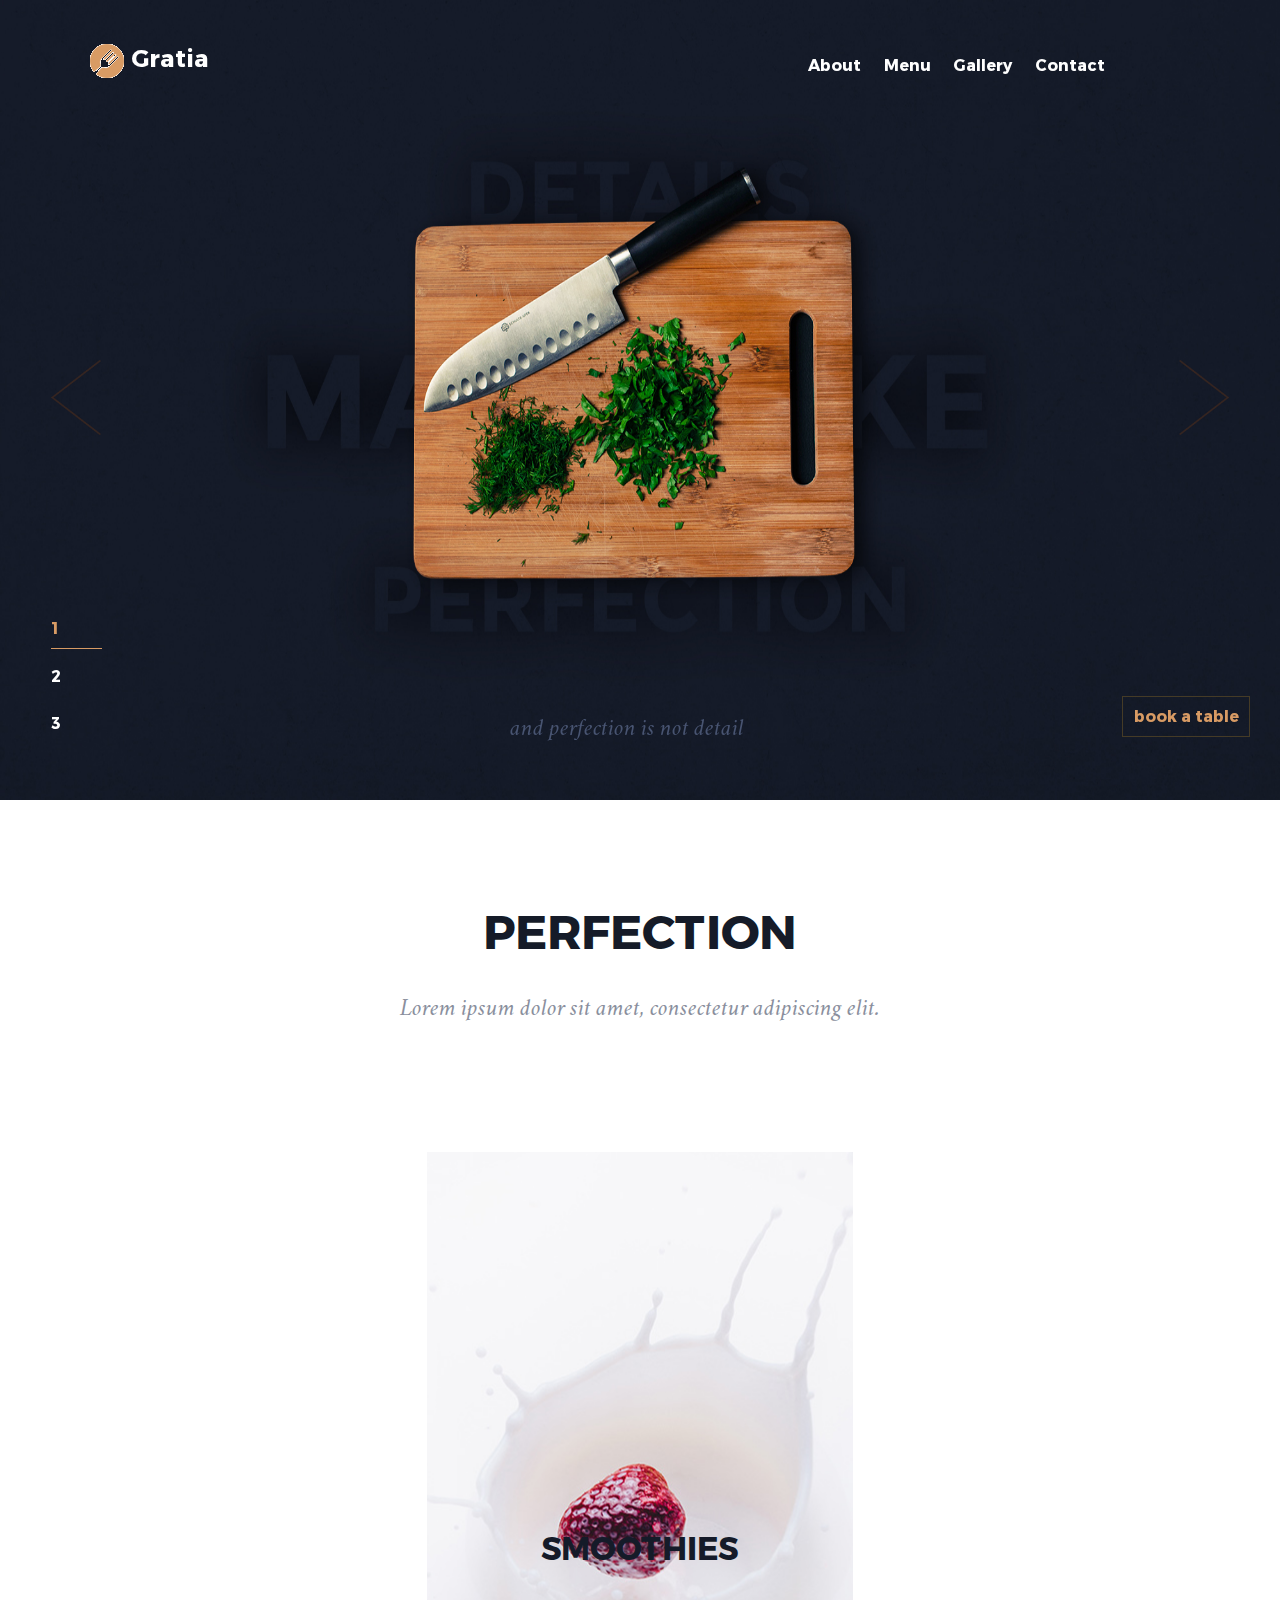
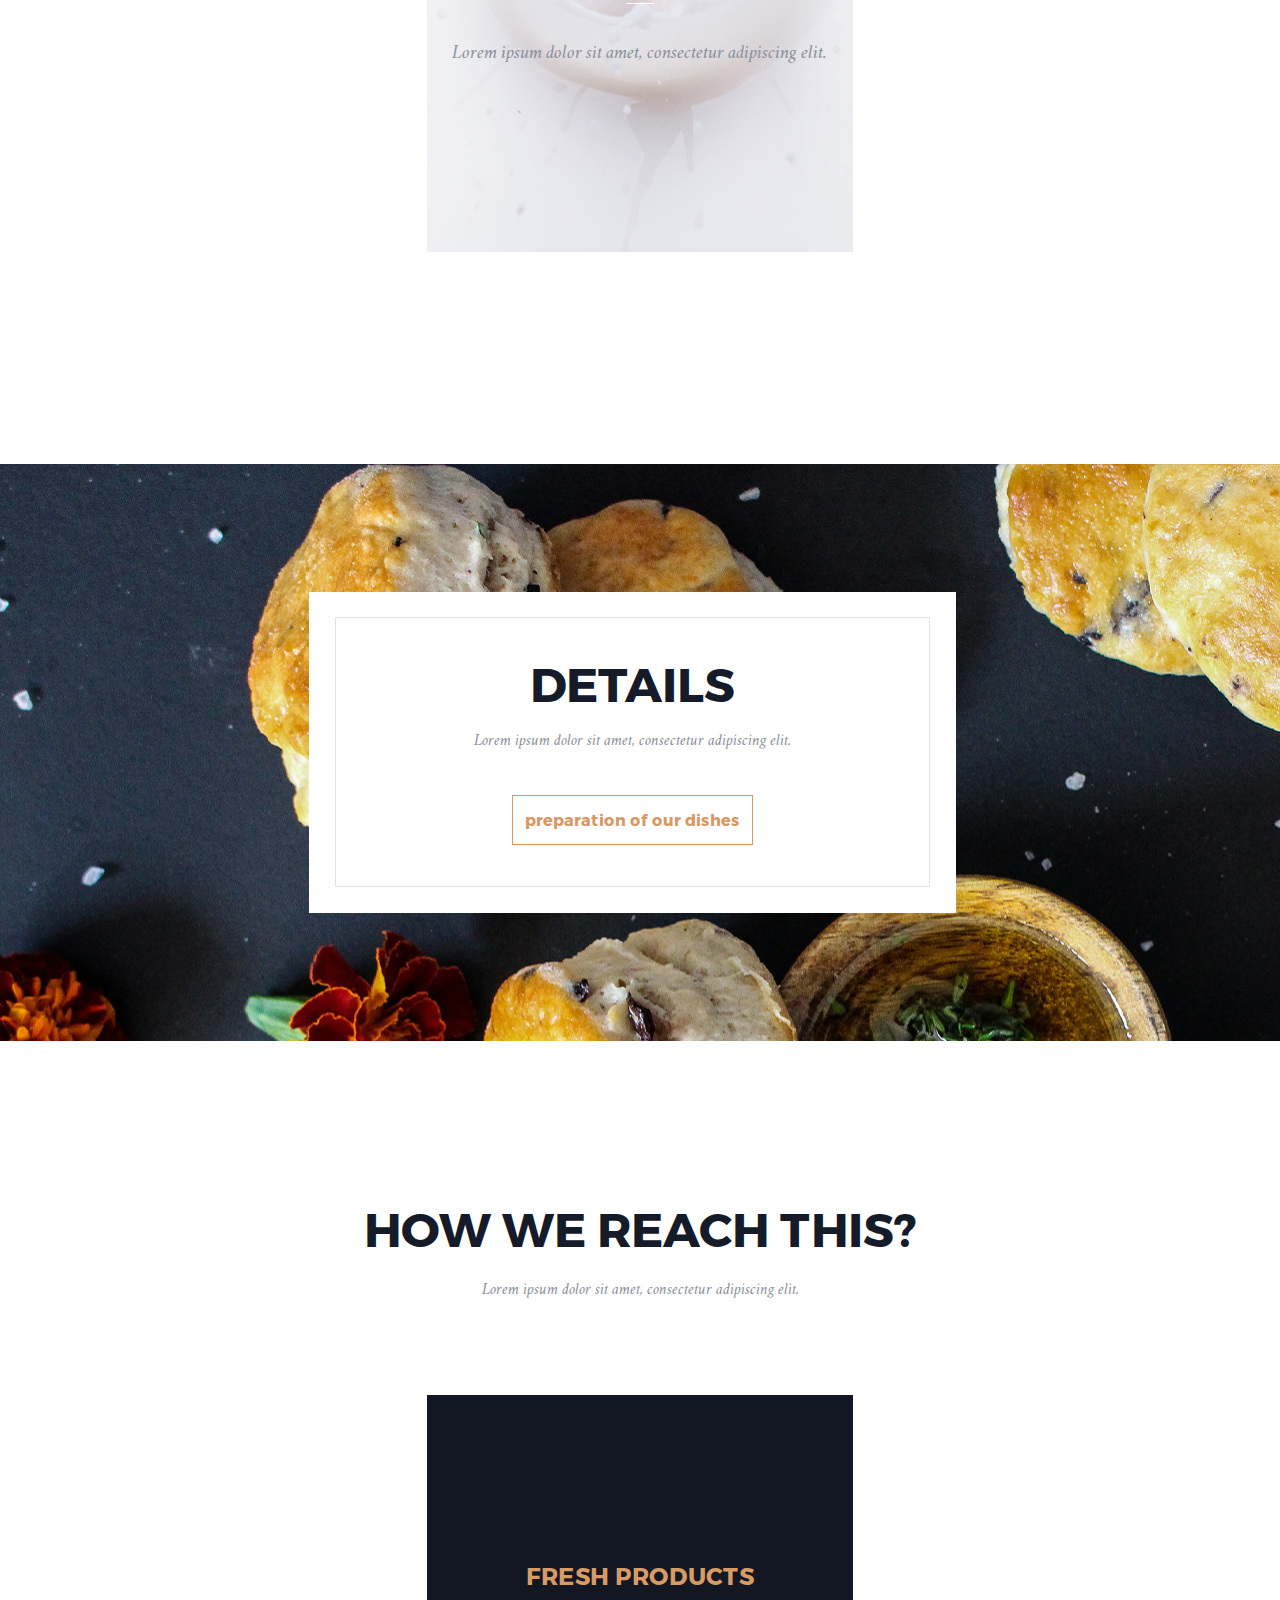
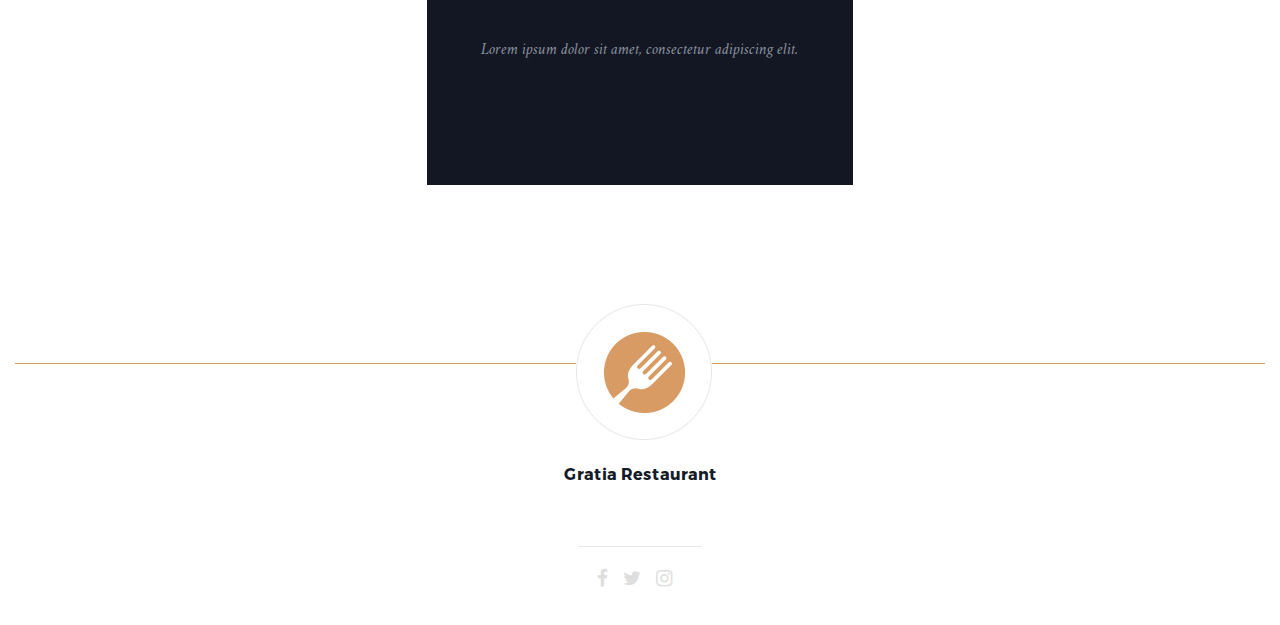
<file: Gratia/index.html>
<!DOCTYPE html>
<html>
<head>
	<meta charset="UTF-8">
	<meta name="viewport" content="width=device-width, initial-scale=1, shrink-to-fit=no">
	<link rel="stylesheet" type="text/css" href="http://maxcdn.bootstrapcdn.com/font-awesome/4.2.0/css/font-awesome.min.css">
	<link rel="stylesheet" type="text/css" href="css/owl.carousel.min.css">
	<link rel="stylesheet" type="text/css" href="css/owl.theme.default.css">
	<link rel="stylesheet" type="text/css" href="css/animate.css">
	<link rel="stylesheet" type="text/css" href="css/bootstrap.min.css">
	<link rel="stylesheet" type="text/css" href="css/fonts.css">
	<link rel="stylesheet" type="text/css" href="css/main.css">
	<link rel="stylesheet" type="text/css" href="css/media.css">
	<script src='libs/wow_min.js'></script>
	<title>Gratia</title>
</head>
<body>
	<header>
		<aside>
			<div class="sidebar">
						<nav id="main-menu-sidebar">
							<ul>
								<li><a href="#">About</a></li>
								<li><a href="#">Menu</a>
									<ul>
										<li><a href="#">Item</a></li>
										<li><a href="#">Item</a></li>
										<li><a href="#">Item</a></li>
										<li><a href="#">Item</a></li>
									</ul>
								</li>
								<li><a href="#">Gallery</a>
									<ul>
										<li><a href="#">Item</a></li>
										<li><a href="#">Item</a></li>
										<li><a href="#">Item</a></li>
										<li><a href="#">Item</a></li>
									</ul>
								</li>
								<li><a href="#">Contact</a></li>
							</ul>
						</nav>
				</div>
		</aside>

		<section class="header-menu">
			<div class="container-fluid">
				<div class="row">
					<div class="col-9 burg-menu"><a href="#" class="toggle-mnu hidden-lg"><span></span></a></div>
					<div class="col-3 logo-header"><a href="#"><img src="img/logo_header.png" alt="logo">Gratia</a></div>
					<div class="col-9 menu">
						<nav id="main-menu-header">
							<ul>
								<li><a href="#">About</a></li>
								<li><a href="#">Menu</a>
									<ul>
										<li><a href="#">Item</a></li>
										<li><a href="#">Item</a></li>
										<li><a href="#">Item</a></li>
										<li><a href="#">Item</a></li>
									</ul>
								</li>
								<li><a href="#">Gallery</a>
									<ul>
										<li><a href="#">Item</a></li>
										<li><a href="#">Item</a></li>
										<li><a href="#">Item</a></li>
										<li><a href="#">Item</a></li>
									</ul>
								</li>
								<li><a href="#">Contact</a></li>
							</ul>
						</nav>
					</div>
				</div>
			</div>
		</section>
		<section class="slider">
			<div class="header-slider owl-carousel owl-theme">
				<div class="item-slider"><img src="img/Details.jpg" alt="details"></div>
				<div class="item-slider"><img src="img/food-30.jpg" alt="food"></div>
				<div class="item-slider"><img src="img/table.jpg" alt="table"></div>
			</div>

			<div class="nav-arrow">
			</div>
			<div class="nav-dots">
				<div class="dot"><span>1</span></div>
				<div class="dot"><span>2</span></div>
				<div class="dot"><span>3</span></div>
			</div>
		</section>
		<div class="small-text">
			<p>and perfection is not detail</p>
		</div>
		<div class='book-table'>
			<button>book a table</button>
		</div>
	</header>

	<main>
		<section class='container-fluid perfection'>
			<div class='row justify-content-center'>
				<div class='col col-md-7'>
					<h3 class='section-header'>perfection</h3>
					<p class='perf-text'>Lorem ipsum dolor sit amet, consectetur adipiscing elit.</p>
				</div>
			</div>
			<div class='row'>
				<div class='col-sm col-md-4 desserts wow fadeInLeft'>
					<h3>desserts</h3>
					<hr>
					<p>Lorem ipsum dolor sit amet, consectetur adipiscing elit.</p>
				</div>
				<div class='col-sm col-md-4 smoothies'>
					<h3>smoothies</h3>
					<hr>
					<p>Lorem ipsum dolor sit amet, consectetur adipiscing elit.</p>
				</div>
				<div class='col-sm col-md-4 breakfast wow fadeInRight'>
					<h3>breakfast</h3>
					<hr>
					<p>Lorem ipsum dolor sit amet, consectetur adipiscing elit.</p>
				</div>
			</div>
			<div class='check-offers wow fadeInDown'>
					<p><a href="#" id='check-offers-text'>check other offers</a></p>
			</div>
		</section>

		<section class='container-fluid details'>
			<div class='row justify-content-center' id="det-marg">
				<div class='col col-md-6 details-block'>
					<div class='decor-border'>
						<h3 class='section-header'>details</h3>
						<p>Lorem ipsum dolor sit amet, consectetur adipiscing elit.</p>
						<button class='preparation'>preparation of our dishes</button>
					</div>
				</div>
			</div>
		</section>

		<section class='container-fluid reach-this'>
			<div class='row justify-content-center'>
				<div class='col col-md-7'>
					<h2>how we reach this?</h2>
					<p>Lorem ipsum dolor sit amet, consectetur adipiscing elit.</p>
				</div>
			</div>
			<div class='row'>
				<div class='col-sm col-md-4 locations wow fadeInLeft'>
					<h4>different location</h4>
					<p>Lorem ipsum dolor sit amet, consectetur adipiscing elit.</p>
				</div>
				<div class='col-sm col-md-4 products'>
					<h4>fresh products</h4>
					<p>Lorem ipsum dolor sit amet, consectetur adipiscing elit.</p>
				</div>
				<div class='col-sm col-md-4 beggining wow fadeInRight'>
					<h4>the best from the beggining</h4>
					<p>Lorem ipsum dolor sit amet, consectetur adipiscing elit.</p>
				</div>
			</div>
		</section>
	</main>
	<footer class='container-fluid'>
		<img src='img/logo-footer-border.jpg' alt='logo_footer' class='logo-footer'/>
		<div class='decor-line'></div>
		<div class='row justify-content-center'>
			<div class='col-6'>
				<h5>Gratia Restaurant</h5>
				<div class='decor-line-footer'></div>
				<div class='social'>
					<span><i class="fa fa-facebook" aria-hidden="true"></i></span>
					<span><i class="fa fa-twitter" aria-hidden="true"></i></span>
					<span><i class="fa fa-instagram" aria-hidden="true"></i></span>
				</div>
			</div>
		</div>
	</footer>
<script src="libs/jquery-3.3.1.min.js"></script>
<script src="libs/bootstrap.min.js"></script>
<script src="libs/owl.carousel.min.js"></script>
<script src="js/main.js"></script>
</body>
</html>
</file>
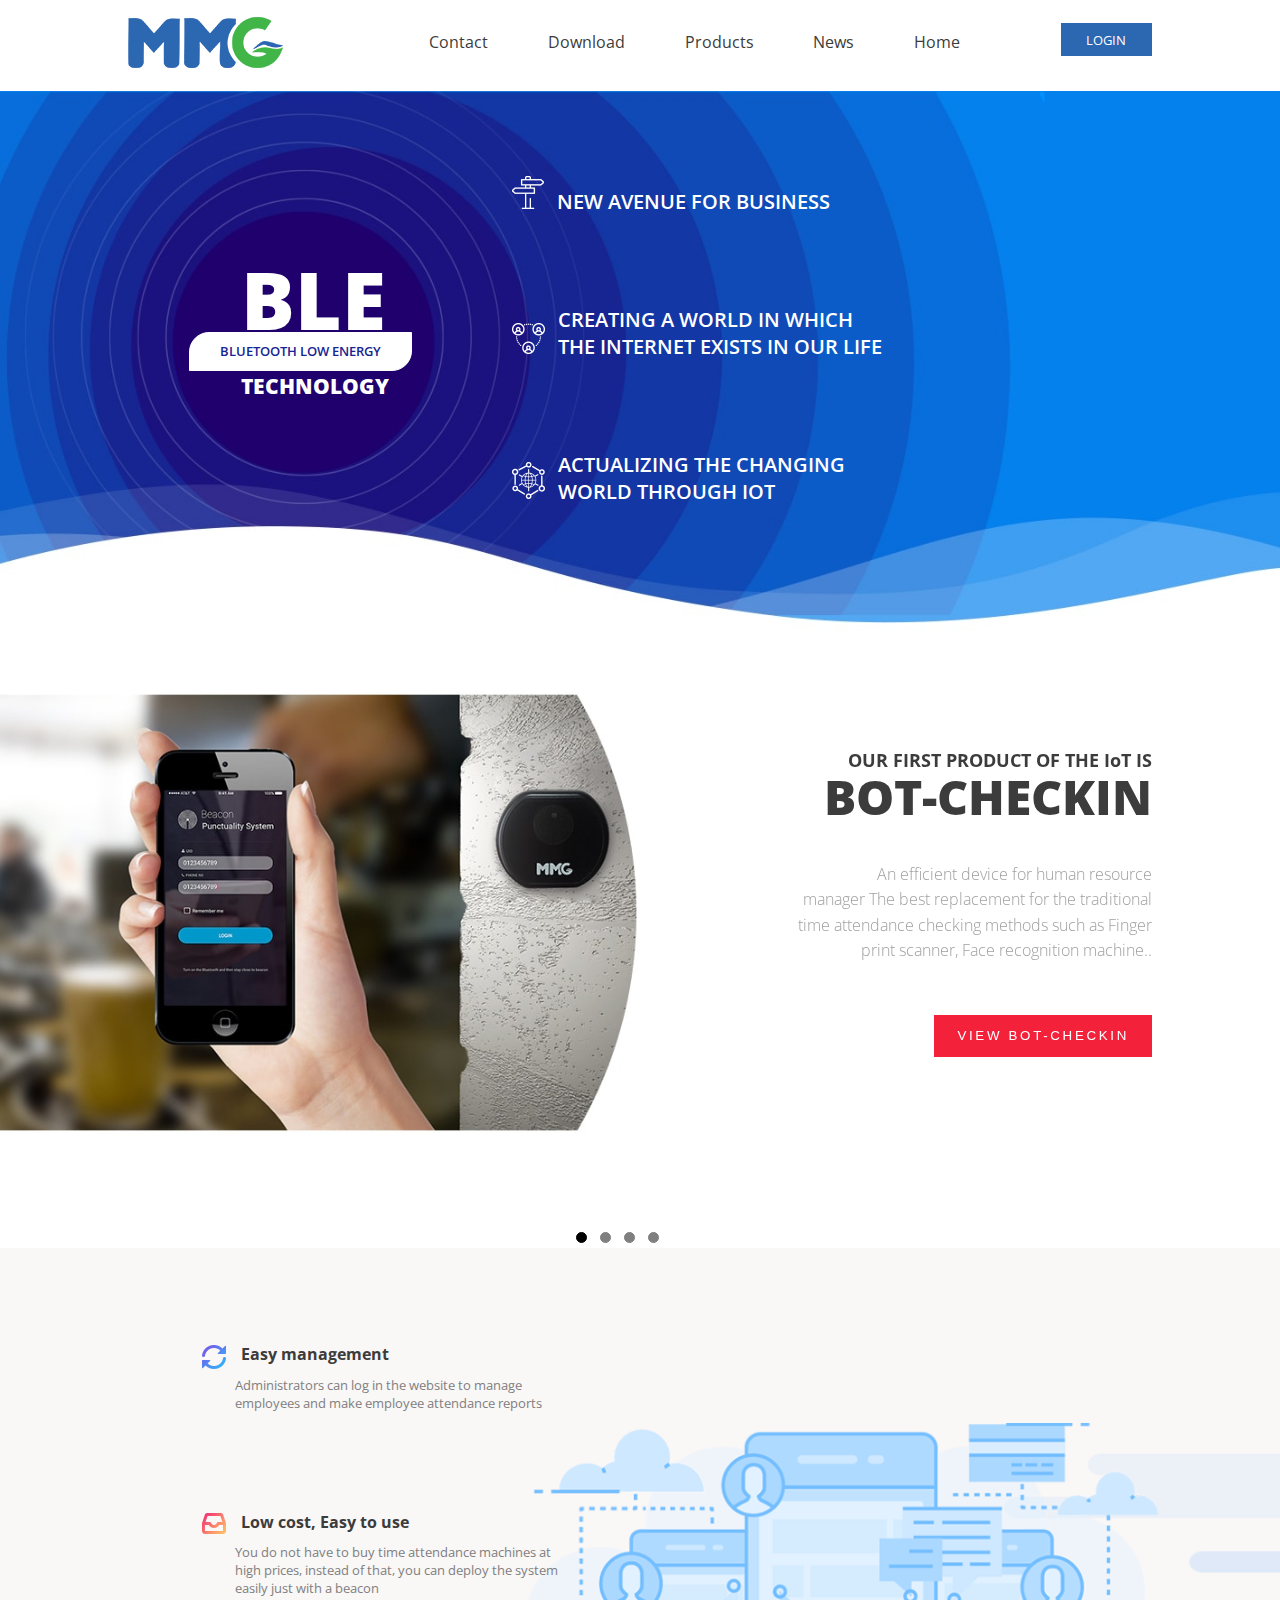
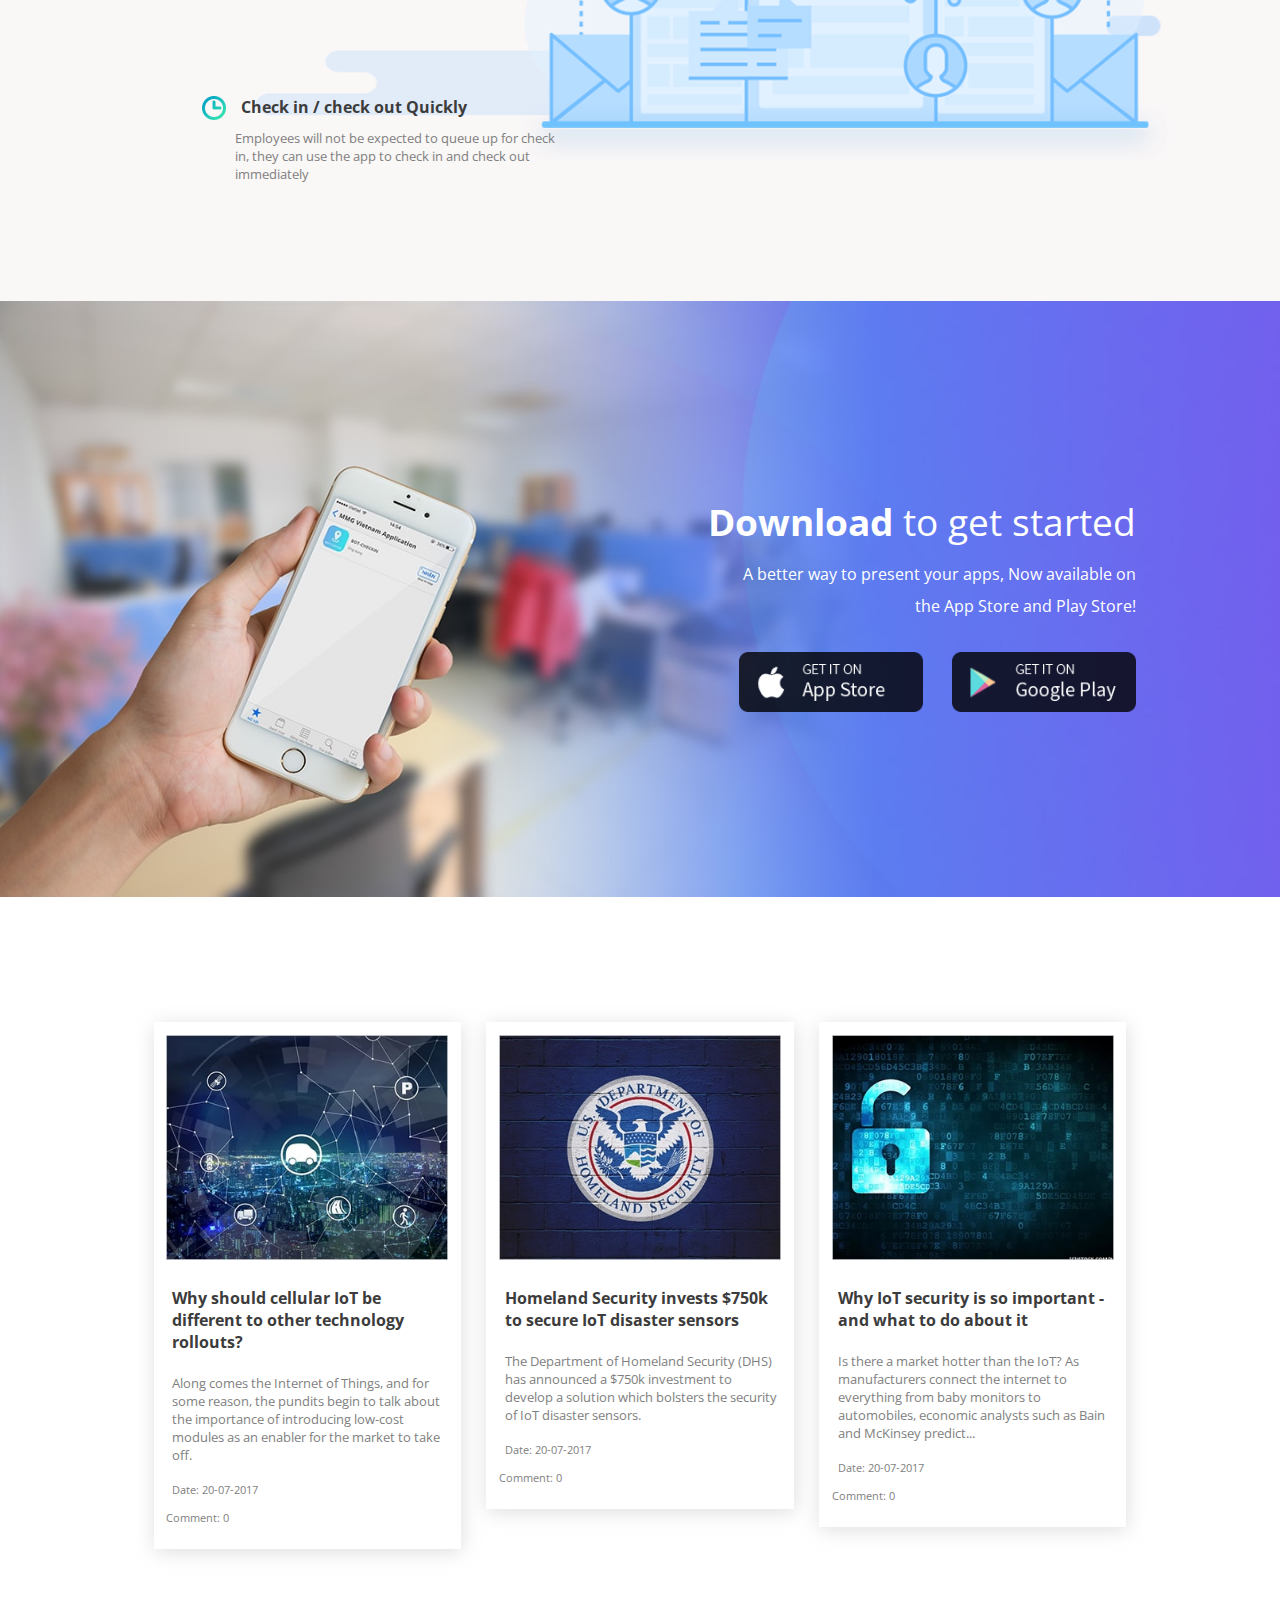
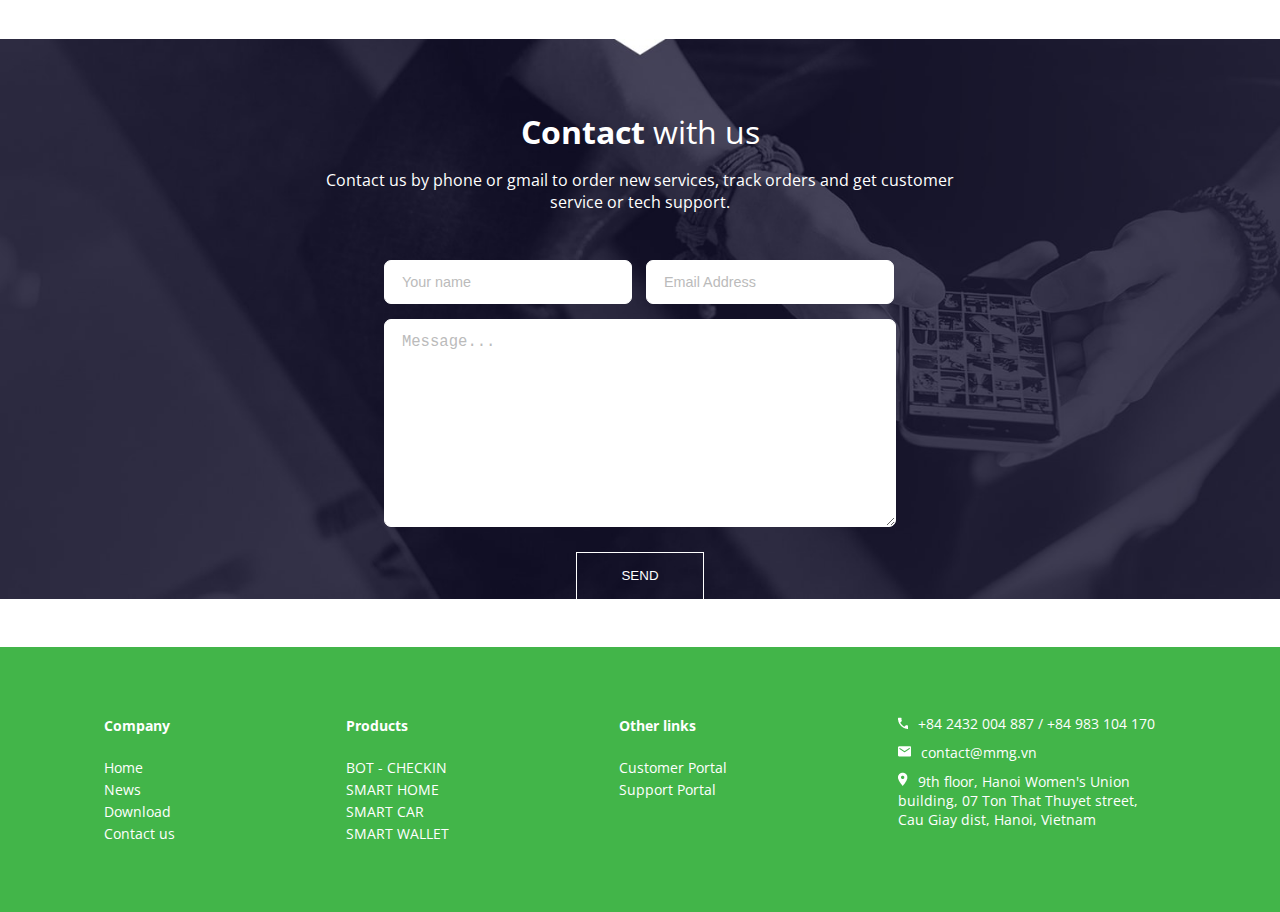
<file: MMG/index.html>
<!DOCTYPE html>
<html lang="en">
<head>
	<meta charset="UTF-8">
	<meta name="viewport" content="width=device-width, initial-scale=1">
	<link rel="stylesheet" type="text/css" href="css/main.css">
	<title>MMG</title>
</head>
<body>
	<header>
		<div class="clearfix main-menu">
			<div class="burg-menu"><a href="#" class="toggle-mnu"><span></span></a></div>
			<a href="#" class="logo-header"><img src="img/logo-header.png" alt="logo-header"></a>
			<nav class="main-nav">
				<ul class="clearfix">
					<li><a href="#">Home</a></li>
					<li><a href="#">News</a></li>
					<li class="products">Products
						<ul>
							<li><a href="#">BOT - CHECKIN</a></li>
							<li><a href="#">SMART HOME</a></li>
							<li><a href="#">SMART CAR</a></li>
							<li><a href="#">SMART WALLET</a></li>
						</ul>
					</li>
					<li><a href="#">Download</a></li>
					<li><a href="#">Contact</a></li>
				</ul>
			</nav>
			<button type="button" class="login">Login</button>
		</div>
	</header>

	<main>

		<aside>
			<div class="sidebar">
						<nav id="main-menu-sidebar">
							<ul>
								<li><a href="#">Home</a></li>
								<li><a href="#">News</a></li>
								<li><a href="#">Products</a>
									<ul>
										<li><a href="#">BOT - CHECKIN</a></li>
										<li><a href="#">SMART HOME</a></li>
										<li><a href="#">SMART CAR</a></li>
										<li><a href="#">SMART WALLET</a></li>
									</ul>
								</li>
								<li><a href="#">Download</a></li>
								<li><a href="#">Contact</a></li>
							</ul>
						</nav>
				</div>
		</aside>

		<section class="technology clearfix">
			<div class="ble">
				<h1>ble</h1>
				<div class="low-energy"><h3>bluetooth low energy</h3></div>
				<h2>technology</h2>
			</div>

			<div class="promotional-phrases">
				<div class="promotional-block"><img src="img/icon-1.png" alt="icon-1"><p>New avenue for Business</p></div>
				<div class="promotional-block"><img src="img/icon-2.png" alt="icon-2"><p>Creating a world in which<br>the InterneT exists in our life</p></div>
				<div class="promotional-block"><img src="img/icon-3.png" alt=""><p>Actualizing the changing<br>world through IoT</p></div>
			</div>
		</section>

		<section class="slider">
			<div class="slider-block owl-carousel owl-theme">
				<div class="slide-1 clearfix">
					<div class="text-block">
						<h3>OUR FIRST PRODUCT OF THE IoT IS</h3>
						<h2>BOT-CHECKIN</h2>
						<p>An efficient device for human resource manager
							The best replacement for the traditional time attendance checking methods such as Finger print scanner, Face recognition machine..</p>
						<button>VIEW BOT-CHECKIN</button>
					</div>
				</div>
				<div class="slide-2 clearfix">
					<div class="text-block">
						<h3>Our SECOND product of the IoT is </h3>
						<h2>SMART HOME</h2>
						<p>Instead of fingerprint machine and real time check... Lorem ipsum dolor sit amet, consectetur adipiscing elit.  Vivamus massa risus, eleifend nec lorem id, dignissim maximus enim.</p>
						<button>VIEW SMART HOME</button>
					</div>
				</div>
				<div class="slide-3 clearfix">
					<div class="text-block">
						<h3>OUR FIRST PRODUCT OF THE IoT IS</h3>
						<h2>BOT-CHECKIN</h2>
						<p>An efficient device for human resource manager
							The best replacement for the traditional time attendance checking methods such as Finger print scanner, Face recognition machine..</p>
						<button>VIEW BOT-CHECKIN</button>
					</div>
				</div>
				<div class="slide-4 clearfix">
					<div class="text-block">
						<h3>Our SECOND product of the IoT is </h3>
						<h2>SMART HOME</h2>
						<p>Instead of fingerprint machine and real time check... Lorem ipsum dolor sit amet, consectetur adipiscing elit.  Vivamus massa risus, eleifend nec lorem id, dignissim maximus enim.</p>
						<button>VIEW SMART HOME</button>
					</div>
				</div>
			</div>

			<div class="owl-dots">
					<div class="owl-dot"></div>
					<div class="owl-dot"></div>
					<div class="owl-dot"></div>
					<div class="owl-dot"></div>
			</div>
		</section>

		<section class="second-slider">
			<div class="slider-block">
				<div class="slide-1 clearfix">
					<div class="text-block">
						<h3>OUR FIRST PRODUCT OF THE IoT IS</h3>
						<h2>BOT-CHECKIN</h2>
						<p>An efficient device for human resource manager
							The best replacement for the traditional time attendance checking methods such as Finger print scanner, Face recognition machine..</p>
						<button>VIEW BOT-CHECKIN</button>
					</div>
				</div>
				<div class="slide-2 clearfix">
					<div class="text-block">
						<h3>Our SECOND product of the IoT is </h3>
						<h2>SMART HOME</h2>
						<p>Instead of fingerprint machine and real time check... Lorem ipsum dolor sit amet, consectetur adipiscing elit.  Vivamus massa risus, eleifend nec lorem id, dignissim maximus enim.</p>
						<button>VIEW SMART HOME</button>
					</div>
				</div>
				<div class="slide-3 clearfix">
					<div class="text-block">
						<h3>OUR FIRST PRODUCT OF THE IoT IS</h3>
						<h2>BOT-CHECKIN</h2>
						<p>An efficient device for human resource manager
							The best replacement for the traditional time attendance checking methods such as Finger print scanner, Face recognition machine..</p>
						<button>VIEW BOT-CHECKIN</button>
					</div>
				</div>
				<div class="slide-4 clearfix">
					<div class="text-block">
						<h3>Our SECOND product of the IoT is </h3>
						<h2>SMART HOME</h2>
						<p>Instead of fingerprint machine and real time check... Lorem ipsum dolor sit amet, consectetur adipiscing elit.  Vivamus massa risus, eleifend nec lorem id, dignissim maximus enim.</p>
						<button>VIEW SMART HOME</button>
					</div>
				</div>
			</div>
		</section>		

		<section class="tabs">
			<div class="tabs-block">
				<div class="management">
					<h4>Easy management</h4>
					<p>Administrators can log in the website to manage employees and make employee attendance reports</p>
				</div>
				<div class="easy-use">
					<h4>Low cost, Easy to use</h4>
					<p>You do not have to buy time attendance machines at high prices, instead of that, you can deploy the system easily just with a beacon</p>
				</div>
				<div class="quickly">
					<h4>Check in / check out Quickly</h4>
					<p>Employees will not be expected to queue up for check in, they can use the app to check in and check out immediately</p>
				</div>
			</div>
		</section>

		<section class="download clearfix">
			<div class="get-started clearfix">
				<h3>Download <span>to get started</span></h3>
				<p>A better way to present your apps, Now available on<br>
				the App Store and Play Store!</p>
				<button class="google"><img src="img/but-google.png" alt="google_play"></button>
				<button><img src="img/but-appstore.png" alt="appstore"></button>
			</div>
		</section>
		
		<section class="news clearfix">
			<div class="cellular-iot">
				<img src="img/news-1.jpg" alt="news-1" width="auto" height="auto">
				<h4>Why should cellular IoT be different to other technology rollouts?</h4>
				<p class="article-text">Along comes the Internet of Things, and for some reason, the pundits begin to talk about the importance of introducing low-cost modules as an enabler for the market to take off.</p>
				<p class="date">Date: 20-07-2017</p>
				<p class="comment">Comment: 0</p>
			</div>
			<div class="homeland-security">
				<img src="img/news-2.jpg" alt="news-2">
				<h4>Homeland Security invests $750k to secure IoT disaster sensors</h4>
				<p class="article-text">The Department of Homeland Security (DHS) has announced a $750k investment to develop a solution which bolsters the security of IoT disaster sensors.</p>
				<p class="date">Date: 20-07-2017</p>
				<p class="comment">Comment: 0</p>
			</div>
			<div class="iot-security">
				<img src="img/news-3.jpg" alt="news-3">
				<h4>Why IoT security is so important - and what to do about it</h4>
				<p class="article-text">Is there a market hotter than the IoT? As manufacturers connect the internet to everything from baby monitors to automobiles, economic analysts such as Bain and McKinsey predict...</p>
				<p class="date">Date: 20-07-2017</p>
				<p class="comment">Comment: 0</p>
			</div>
		</section>

		<section class="contact-form">
			<h3><span>Contact </span>with us</h3>
			<p>Contact us by phone or gmail to order new services, track orders and get customer<br>service or tech support. </p>
			<form name="contact_form">
				<input type="text" value="" placeholder="Your name" name="name" id="contact_name" required>
				<input type="email" value="" placeholder="Email Address" name="email" id="contact_email" required>
				<textarea name="message" id="message" cols="30" rows="10" maxlength="400" placeholder="Message..." required></textarea>
				<input type="submit" value="send">
			</form>
		</section>
	</main>

	<footer>
		<ul class="company">
			<li class="main"><a href="#">Company</a></li>
			<li><a href="#">Home</a></li>
			<li><a href="#">News</a></li>
			<li><a href="#">Download</a></li>
			<li><a href="#">Contact us</a></li>
		</ul>
		<ul class="products">
			<li class="main"><a href="#">Products</a></li>
			<li><a href="#">BOT - CHECKIN</a></li>
			<li><a href="#">SMART HOME</a></li>
			<li><a href="#">SMART CAR</a></li>
			<li><a href="#">SMART WALLET</a></li>
		</ul>
		<ul class="other">
			<li class="main"><a href="#">Other links</a></li>
			<li><a href="#">Customer Portal</a></li>
			<li><a href="#">Support Portal</a></li>
		</ul>
		<ul class="contacts">
			<li>+84 2432 004 887 / +84 983 104 170</li>
			<li>contact@mmg.vn</li>
			<li>9th floor, Hanoi Women's Union<br>
				building, 07 Ton That Thuyet street,<br>
				Cau Giay dist, Hanoi, Vietnam</li>
		</ul>
	</footer>

	<div id="modal_block">
		<span class="close"></span>
		<form name="modal_form">
				<p class="user-name">Username</p>
				<input type="text" value="" name="modal_name" id="modal_name" required>
				<p class="user-email">Email</p>
				<input type="email" value="" name="modal_email" id="modal_email" required>
				<input type="submit" value="Login">
		</form>
	</div>
	<div id="overlay"></div>


	<script type="text/javascript" src="js/main.js"></script>
</body>
</html>
</file>
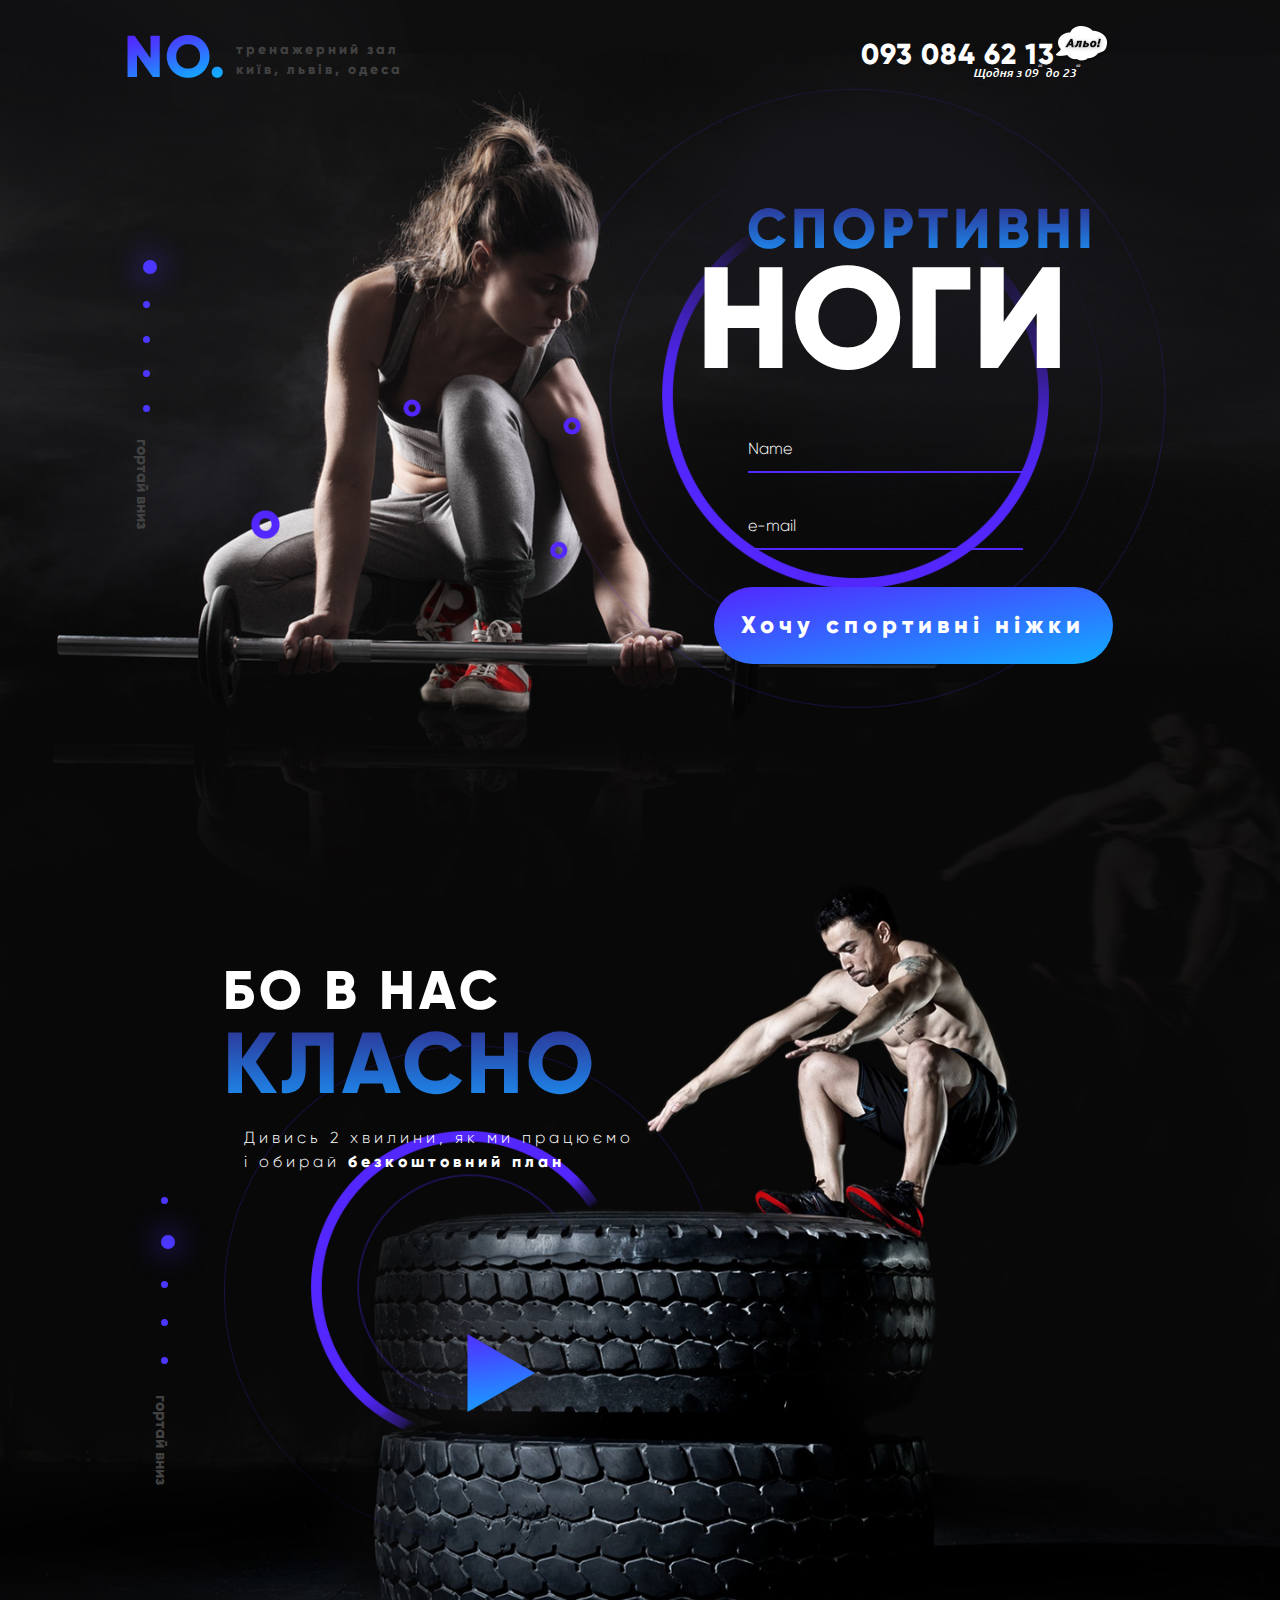
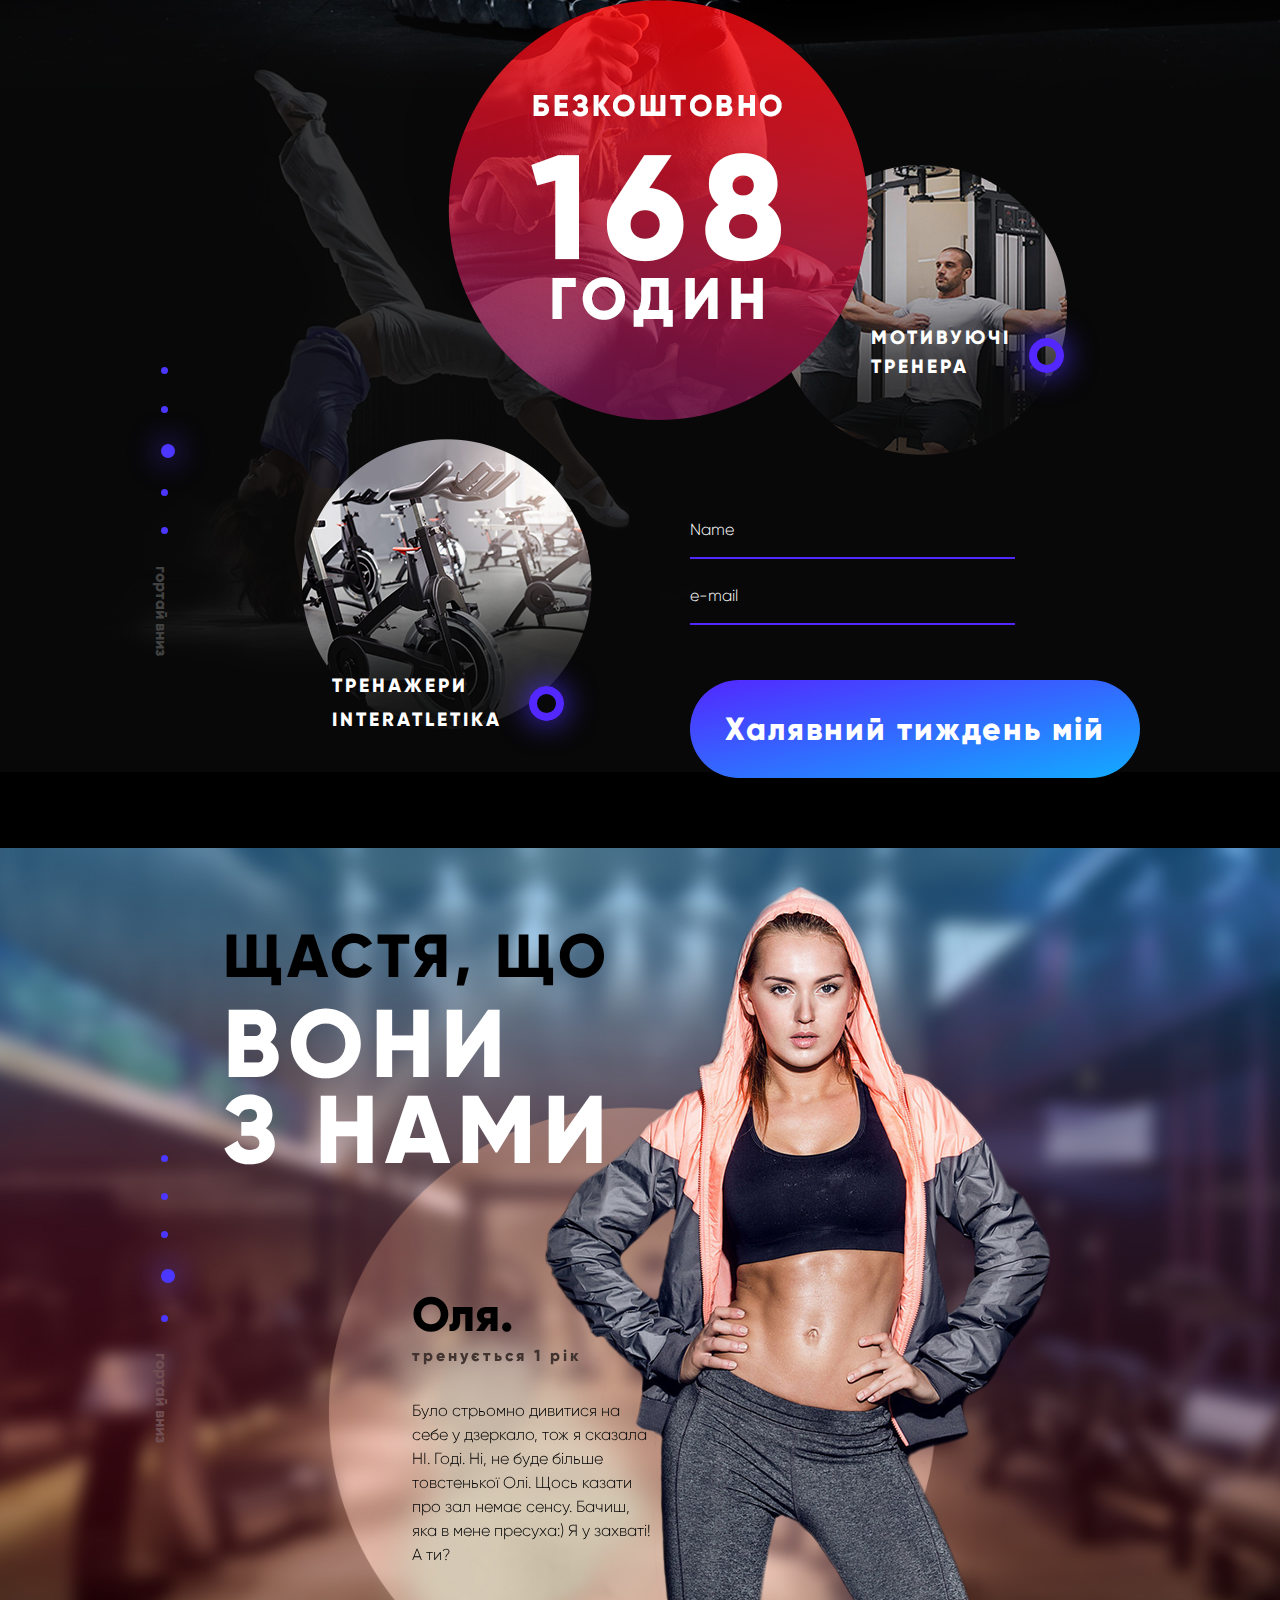
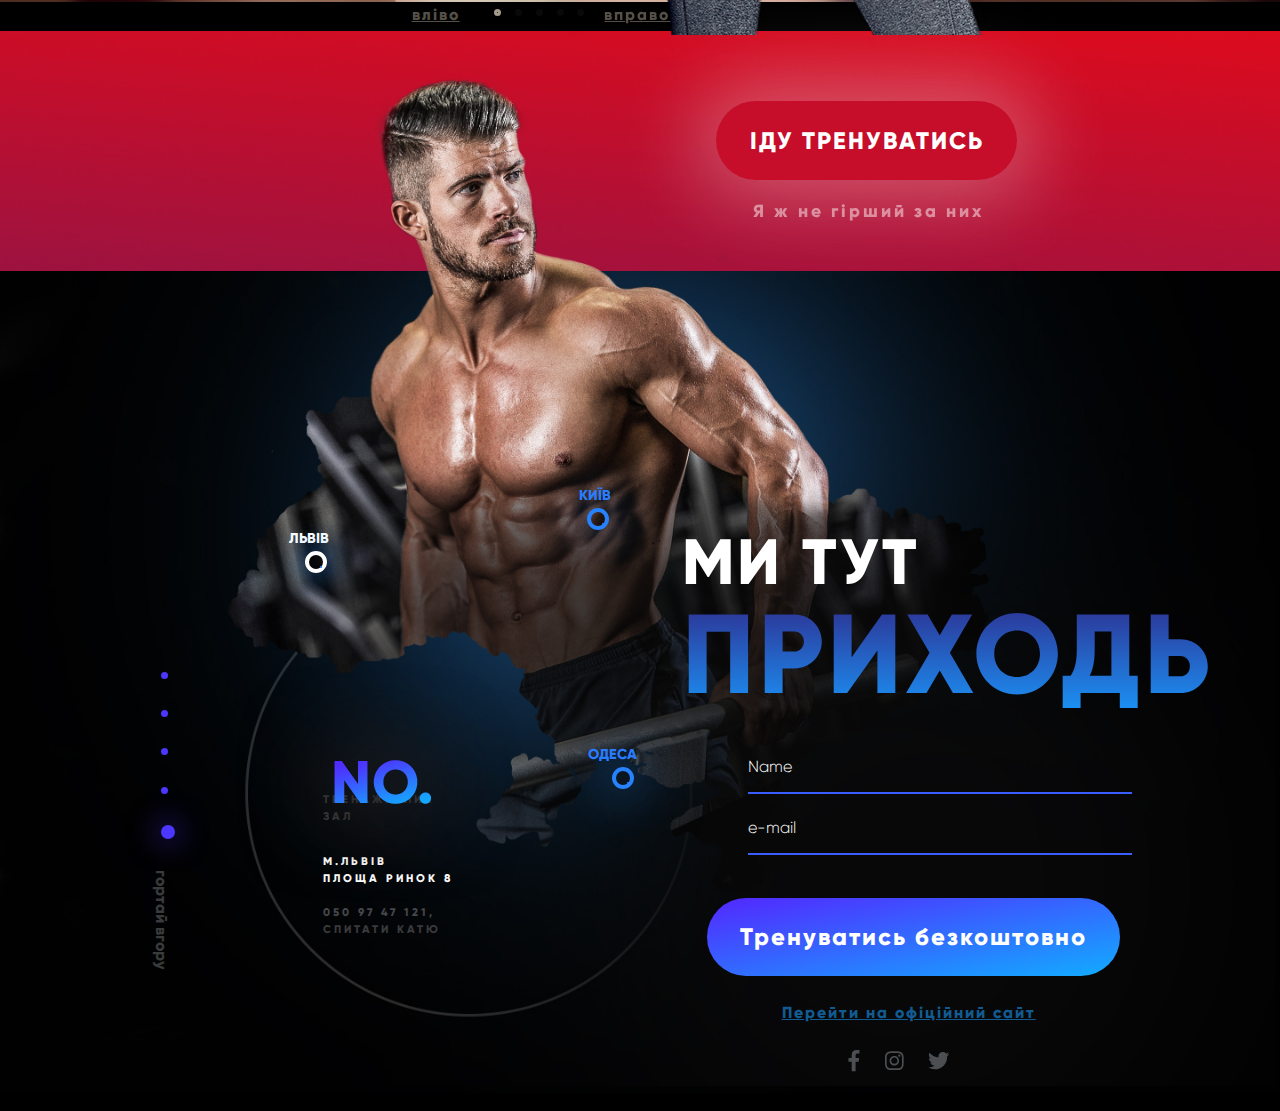
<file: Sport/index.html>
<!DOCTYPE html>
<html lang="ua">
<head>
	<meta charset="UTF-8">
	<meta name="viewport" content="width=device-width, initial-scale=1, shrink-to-fit=no">
	<link rel="stylesheet" type="text/css" href="libs/libs_css/bootstrap.min.css">
	<link rel="stylesheet" type="text/css" href="libs/libs_css/owl.carousel.min.css">
	<link rel="stylesheet" type="text/css" href="libs/libs_css/owl.theme.default.css">
	<link rel="stylesheet" type="text/css" href="libs/libs_css/animate.css">
	<link rel="stylesheet" type="text/css" href="libs/libs_css/jquery.fancybox.min.css">
	<link rel="stylesheet" type="text/css" href="css/fonts.css">
	<link rel="stylesheet" type="text/css" href="css/main.css">
	<link rel="stylesheet" type="text/css" href="css/media.css">
	<script defer src="libs/libs_js/fontawesome-all.js"></script>
	<title>Sport</title>
</head>
<body>
	<header>
		<div class="container-fluid">
			<div class="row no-gutters">
				<div class="col-sm-2 col-md-2 clearfix">
					<img class="logo-header" alt="logo" src="img/no-logo.png">
				</div>
				<div class="col-sm-2 col-md-2 small-hidden">
					<p class="logo-text">тренажерний зал<br>київ, львів, одеса</p>
				</div>
				<div class="col-sm-8 col-md-8 clearfix">
					<p class="header-tel">093 084 62 13</p>
					<p class="everyday">Щодня з 09<span class="upper-num">00</span> до 23<span class="upper-num">00</span></p>
				</div>
			</div>

			<div class="row">
				<div class="col-md-2 hidden clearfix">
					<ul class="decor-dots clearfix">
						<li class="active-slide"></li>
						<li></li>
						<li></li>
						<li></li>
						<li></li>
					</ul>
					<p class="text-dovn">гортай вниз</p>
				</div>
				<div class="col-sm col-md-10 header-light clearfix">
					<h2>спортивні</h2>
					<h1>ноги</h1>
					<form name="want_sports_legs">
						<input type="text" value="" placeholder="Name" name="name" id="legs_name" required>
						<input type="email" value="" placeholder="e-mail" name="email" id="legs_email" required>
						<input type="submit" value="Хочу спортивні ніжки">
					</form>
				</div>
			</div>
		</div>
	
	</header>

	<main>
		<section class="cool">
			<div class="container-fluid">
				<div class="row no-gutters">
					<div class="col-md-2 hidden clearfix">
						<ul class="decor-dots clearfix">
							<li></li>
							<li class="active-slide"></li>
							<li></li>
							<li></li>
							<li></li>
						</ul>
						<p class="text-dovn">гортай вниз</p>
					</div>
					<div class="col-sm col-md-10">
						<h2>бо в нас</h2>
						<h2 class="active-cool">класно</h2>
						<p class="text-cool">Дивись 2 хвилини, як ми працюємо<br>і обирай <span>безкоштовний план</span></p>
						<button class="cool-button-play">
							<a data-fancybox data-type="iframe" data-src="https://www.youtube.com/embed/0V2LZA2J1Jc">
								<img src="img/button-play.png" alt="video_button" class="button-play">
							</a>
						</button>
					</div>
				</div>
			</div>
		</section>

		<section class="free-bunner">
			<div class="container-fluid">

				<div class="row no-gutters">
					<div class="col-md-2 hidden clearfix">
						<ul class="decor-dots clearfix">
							<li></li>
							<li></li>
							<li class="active-slide"></li>
							<li></li>
							<li></li>
						</ul>
						<p class="text-dovn">гортай вниз</p>
					</div>

					<div class="col-sm-4 col-md-4">
						<img class="simulators" src="img/banner3.png" alt="simulators">
						<h3 class="sim-text">тренажери<br>interatletika</h3>
					</div>

					<div class="col-sm-6 col-md-6">
						<img src="img/trenera.png" class="trenera" alt="trenera">
						<h3 class="tren-text">мотивуючі<br>тренера</h3>
						<form name="free_week">
							<input type="text" value="" placeholder="Name" name="name"  id="week_name" required>
							<input type="email" value="" placeholder="e-mail" name="email" id="week_email" required>
							<input type="submit" value="Халявний тиждень мій">
					</form>
					</div>
				</div>
				<img class="main-bunner" src="img/banner.png" alt="main-bunner">
			</div>
		</section>

		<section class="sport-people">
			<div class="container-fluid">
				<div class="row no-gutters">

					<div class="col-md-2 hidden clearfix">
						<ul class="decor-dots clearfix">
							<li></li>
							<li></li>
							<li></li>
							<li class="active-slide"></li>
							<li></li>
						</ul>
						<p class="text-dovn">гортай вниз</p>
					</div>

					<div class="col-sm col-md-10">
						<p class="sport-header">щастя, що</p><br><h3>вони<br>з нами</h3>
						<div class="slider owl-carousel owl-theme">
							<div class="item-slider">
								<h5>Оля.</h5>
								<p class="period-time">тренується 1 рік</p>
								<p class="people-text">Було стрьомно дивитися на себе
									у дзеркало, тож я сказала НІ.
									Годі. Ні, не буде більше товстенької
									Олі. Щось казати про зал немає
									сенсу.  Бачиш, яка в мене пресуха:)
									Я у захваті! А ти?</p>
							</div>
							<div class="item-slider">
								<h5>Катя.</h5>
								<p class="period-time">тренується 1 рік</p>
								<p class="people-text">Було стрьомно дивитися на себе
									у дзеркало, тож я сказала НІ.
									Годі. Ні, не буде більше товстенької
									Олі. Щось казати про зал немає
									сенсу.  Бачиш, яка в мене пресуха:)
									Я у захваті! А ти?</p>
							</div>
							<div class="item-slider">
								<h5>Юля.</h5>
								<p class="period-time">тренується 1 рік</p>
								<p class="people-text">Було стрьомно дивитися на себе
									у дзеркало, тож я сказала НІ.
									Годі. Ні, не буде більше товстенької
									Олі. Щось казати про зал немає
									сенсу.  Бачиш, яка в мене пресуха:)
									Я у захваті! А ти?</p>
							</div>
							<div class="item-slider">
								<h5>Поліна.</h5>
								<p class="period-time">тренується 1 рік</p>
								<p class="people-text">Було стрьомно дивитися на себе
									у дзеркало, тож я сказала НІ.
									Годі. Ні, не буде більше товстенької
									Олі. Щось казати про зал немає
									сенсу.  Бачиш, яка в мене пресуха:)
									Я у захваті! А ти?</p>
							</div>
							<div class="item-slider">
								<h5>Оля.</h5>
								<p class="period-time">тренується 1 рік</p>
								<p class="people-text">Було стрьомно дивитися на себе
									у дзеркало, тож я сказала НІ.
									Годі. Ні, не буде більше товстенької
									Олі. Щось казати про зал немає
									сенсу.  Бачиш, яка в мене пресуха:)
									Я у захваті! А ти?</p>
							</div>
						</div>

						<div class="nav-arrow"></div>
						<div class="nav-dots">
							<div class="dot" data-slide="0"></div>
							<div class="dot" data-slide="1"></div>
							<div class="dot" data-slide="2"></div>
							<div class="dot" data-slide="3"></div>
							<div class="dot" data-slide="4"></div>
						</div>
					</div>
					
				</div>
			</div>
			
			<div class="second-slide">
				<img src="img/girls-3.png" alt="sport-girls" class="sport-girls visible" data-num="0">
				<img src="img/girls-3.png" alt="sport-girls" class="sport-girls" data-num="1">
				<img src="img/girls-3.png" alt="sport-girls" class="sport-girls" data-num="2">
				<img src="img/girls-3.png" alt="sport-girls" class="sport-girls" data-num="3">
				<img src="img/girls-3.png" alt="sport-girls" class="sport-girls" data-num="4">
			</div>
		</section>
	</main>
	<footer>
		<div class="train">
				<div class="container-fluid">
					<div class="row justify-content-end">
						<div class="col-md-6">
							<button class="train-button">іду тренуватись</button>
							<p class="train-text">Я ж не гірший за них</p>
						</div>
					</div>
				</div>
			</div>

			<div class="map">
				<div class="container-fluid">
					<div class="row no-gutters">

						<div class="col-md-2 hidden clearfix">
							<ul class="decor-dots clearfix">
								<li></li>
								<li></li>
								<li></li>
								<li></li>
								<li class="active-slide"></li>
							</ul>
						<p class="text-dovn">гортай вгору</p>
					</div>

					<div class="col-sm-6 col-md-4 addresses">
						<img src="img/logo-footer.png" class="logo-footer" alt="logo_footer">
						<p class="fitness-room">тренажерний<br>зал</p>
						<p class="lviv">м.львів<br>площа ринок 8</p>
						<p class="tel"><span>050 97 47 121,</span><br>спитати катю</p>
					</div>

					<div class="col-sm-6 col-md-4">
						<p class="we-here">ми тут</p>
						<h2 class="come">приходь</h2>
						<form name="fitness_free">
							<input type="text" value="" placeholder="Name" name="name" id="fit_name" required>
							<input type="email" value="" placeholder="e-mail" name="email" id="fit_email" required>
							<input type="submit" value="Тренуватись безкоштовно">
						</form>
						<p class="official-site small-hidden"><a href="#">Перейти на офіційний сайт</a></p>
						<div class="icons small-hidden">
							<span><a href="#"><i class="fab fa-facebook-f  fa-lg"></i></a></span> 
							<span><a href="#"><i class="fab fa-instagram  fa-lg"></i></a></span> 
							<span><a href="#"><i class="fab fa-twitter  fa-lg"></i></a></span>
						</div>
					</div>

					</div>
				</div>
			</div>

			<div class="pin lviv-pin small-hidden">
				<span class="town">Львів</span>
				<div class="circle-lviv"></div>
			</div>

			<div class="pin kiev-pin small-hidden">
				<span class="town">Київ</span>
				<div class="circle-kiev"></div>
			</div>
			
			<div class="pin odessa-pin small-hidden">
				<span class="town">Одеса</span>
				<div class="circle-odessa"></div>
			</div>

	</footer>
	
	


<script type="text/javascript" src="libs/libs_js/jquery-3.3.1.min.js"></script>
<script type="text/javascript" src="libs/libs_js/bootstrap.min.js"></script>
<script type="text/javascript" src="libs/libs_js/owl.carousel.min.js"></script>
<script type="text/javascript" src="libs/libs_js/jquery.fancybox.min.js"></script>
<script type="text/javascript" src="js/main.js"></script>
</body>
</html>
</file>
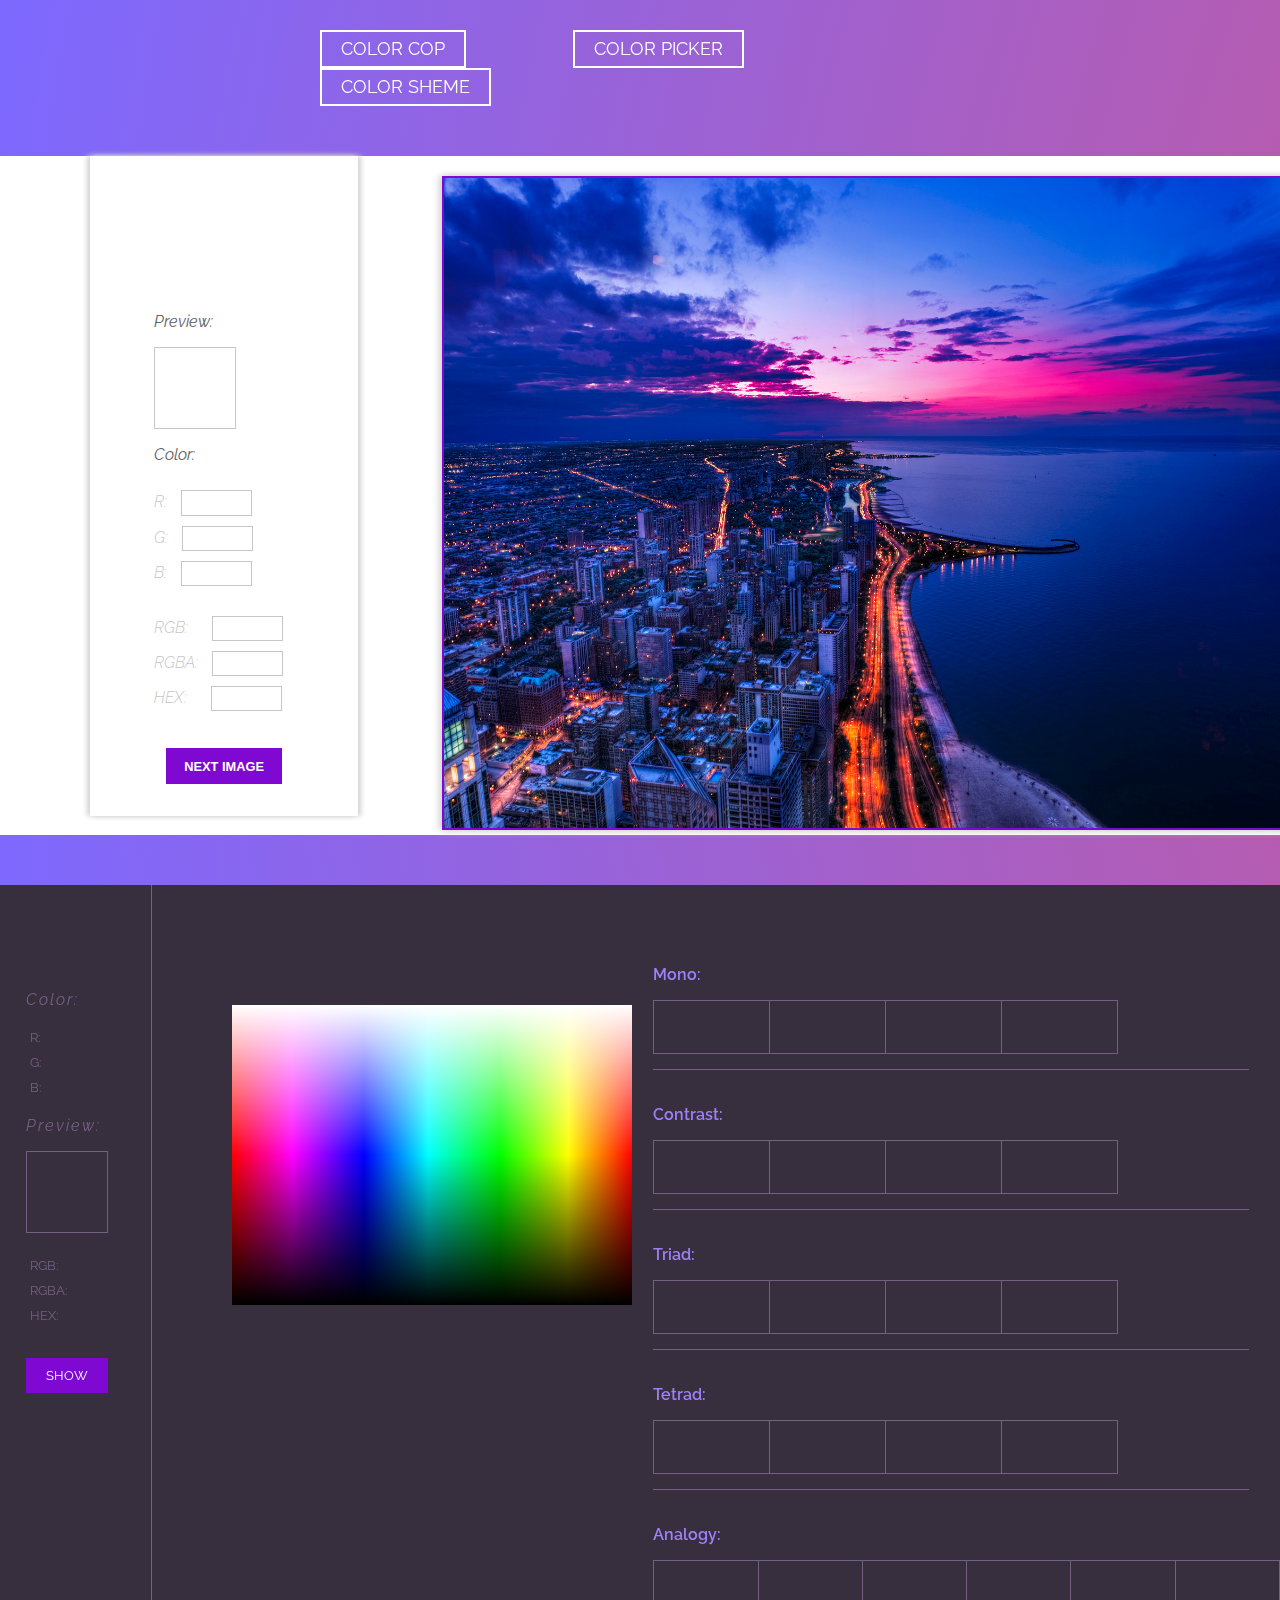
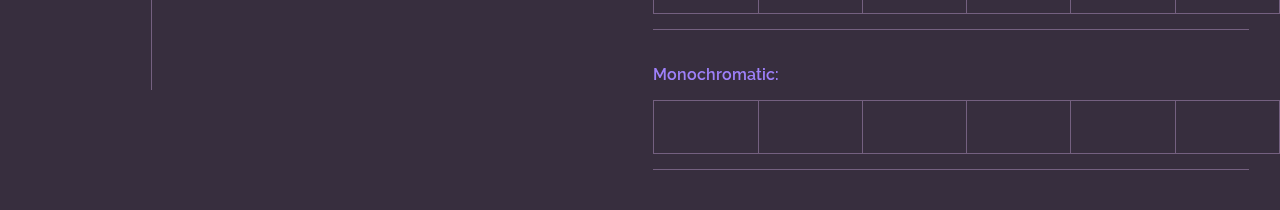
<file: Сolor/index.html>
<!DOCTYPE html>
<html lang="en">
<head>
	<meta charset="UTF-8">
	<link href="https://fonts.googleapis.com/css?family=Courgette|Gochi+Hand|Raleway:300i,400i,600" rel="stylesheet">
	<link rel="stylesheet" type="text/css" href="css/style.css">
	<title>background gradient animation</title>
</head>
<body>
	<div class="box gradDynamic">
  	<header>
  		<nav class="main-menu">
  			<ul>
  				<li class="cup">color cop</li>
  				<li class="picker">color picker</li>
  				<li>color sheme</li>
  			</ul>
  		</nav>
  	</header>

  	<main>
  		<section class="color-cup clearfix">
  			<div class="column-left">
  				<p>Preview:</p>
  				<div id="preview"></div>
  				<p>Color:</p>
					<div>R: <input type="text" id="rVal" /></div>
					<div>G: <input type="text" id="gVal" /></div>
					<div>B: <input type="text" id="bVal"/></div>
					<div>RGB: <input type="text" id="rgbVal"/></div>
					<div>RGBA: <input type="text" id="rgbaVal"/></div>
					<div>HEX: <input type="text" id="hexVal"></div>
					<button type="button" id="nextImage">Next image</button>
  			</div>

  			<div class="column-right">
  				<canvas id="viewport" width="850" height="650"></canvas>
  			</div>
  		</section>

      <section class="color-picker">
        <div class="wrapper-color">
        <div class="column-first">
          <p>Color: </p>
          <table>
            <tr>
              <td>R: </td>
              <td id="valR"></td>
            </tr>
            <tr>
              <td>G: </td>
              <td id="valG"></td>
            </tr>
            <tr>
              <td>B: </td>
              <td id="valB"></td>
            </tr>
          </table>
          <p>Preview: </p>
          <div class="prev-win"></div>
          <table>
            <tr>
              <td>RGB: </td>
              <td id="valRGB"></td>
            </tr>
            <tr>
              <td>RGBA: </td>
              <td id="valRGBA"></td>
            </tr>
            <tr>
              <td>HEX: </td>
              <td id="valHEX"></td>
            </tr>
          </table>
          <button class="show-color-schemes">show</button>
        </div>

        <div class="column-second"></div>

        <div class="column-third">
          <div class="mono">
            <p>Mono: </p>
            <table>
                <tr>
                    <td id="m-pallet-1"><div class="tooltip"></div></td>
                    <td id="m-pallet-2"><div class="tooltip"></div></td>
                    <td id="m-pallet-3"><div class="tooltip"></div></td>
                    <td id="m-pallet-4"><div class="tooltip"></div></td>
                </tr>
            </table>
            <hr>
            <button class="mono-but" type="button" disabled></button>
          </div>
          <div class="contrast">
              <p>Contrast: </p>
              <table>
                  <tr>
                      <td id="c-pallet-1"><div class="tooltip"></div></td>
                      <td id="c-pallet-2"><div class="tooltip"></div></td>
                      <td id="c-pallet-3"><div class="tooltip"></div></td>
                      <td id="c-pallet-4"><div class="tooltip"></div></td>
                  </tr>
              </table>
              <hr>
              <button class="contrast-but" type="button" disabled></button>
          </div>
          <div class="triad">
              <p>Triad: </p>
              <table>
                  <tr>
                      <td id="tri-pallet-1"><div class="tooltip"></div></td>
                      <td id="tri-pallet-2"><div class="tooltip"></div></td>
                      <td id="tri-pallet-3"><div class="tooltip"></div></td>
                      <td id="tri-pallet-4"><div class="tooltip"></div></td>
                  </tr>
              </table>
              <hr>
              <button class="triad-but" type="button" disabled></button>
          </div>
          <div class="tetrad">
              <p>Tetrad: </p>
              <table>
                  <tr>
                      <td id="tet-pallet-1"><div class="tooltip"></div></td>
                      <td id="tet-pallet-2"><div class="tooltip"></div></td>
                      <td id="tet-pallet-3"><div class="tooltip"></div></td>
                      <td id="tet-pallet-4"><div class="tooltip"></div></td>
                  </tr>
              </table>
              <hr>
              <button class="tetrad-but" type="button" disabled></button>
          </div>
          <div class="analogy">
              <p>Analogy: </p>
              <table>
                  <tr>
                      <td id="an-pallet-1"><div class="tooltip"></div></td>
                      <td id="an-pallet-2"><div class="tooltip"></div></td>
                      <td id="an-pallet-3"><div class="tooltip"></div></td>
                      <td id="an-pallet-4"><div class="tooltip"></div></td>
                      <td id="an-pallet-5"><div class="tooltip"></div></td>
                      <td id="an-pallet-6"><div class="tooltip"></div></td>
                  </tr>
              </table>
              <hr>
              <button class="analogy-but" type="button" disabled></button>
          </div>
          <div class="monochromatic">
              <p>Monochromatic: </p>
              <table>
                  <tr>
                      <td id="chrom-pallet-1"><div class="tooltip"></div></td>
                      <td id="chrom-pallet-2"><div class="tooltip"></div></td>
                      <td id="chrom-pallet-3"><div class="tooltip"></div></td>
                      <td id="chrom-pallet-4"><div class="tooltip"></div></td>
                      <td id="chrom-pallet-5"><div class="tooltip"></div></td>
                      <td id="chrom-pallet-6"><div class="tooltip"></div></td>
                  </tr>
              </table>
              <hr>
              <button class="monochrom-but" type="button" disabled></button>
          </div>
        </div>
      </div>
      </section>

      <section class="scheme">
        <div class="block-color-schemes"></div>
      </section>

  	</main>
  </div>
  <script type="text/javascript" src="js/jquery-3.3.1.min.js"></script>
  <script type="text/javascript" src="js/jquery.xcolor.min.js"></script>
	<script type="text/javascript" src="js/main.js"></script>
</body>
</html>
</file>
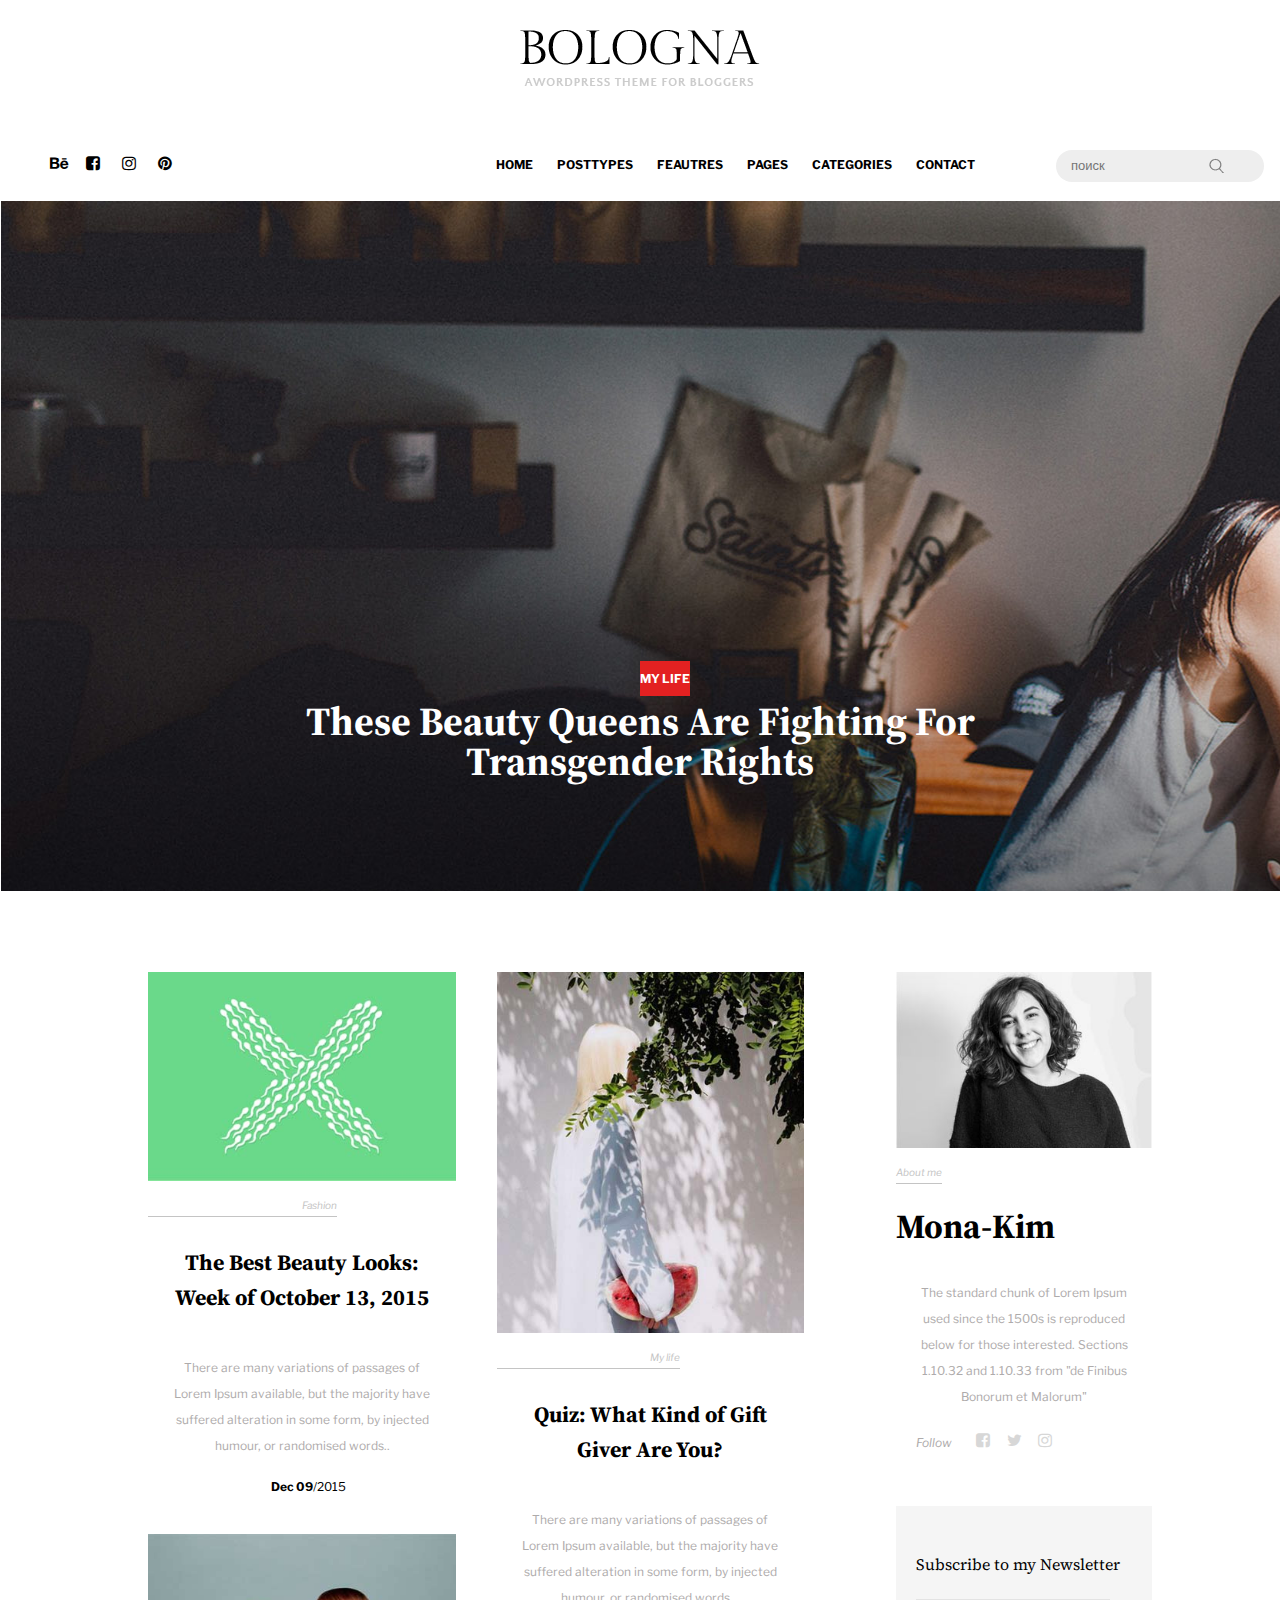
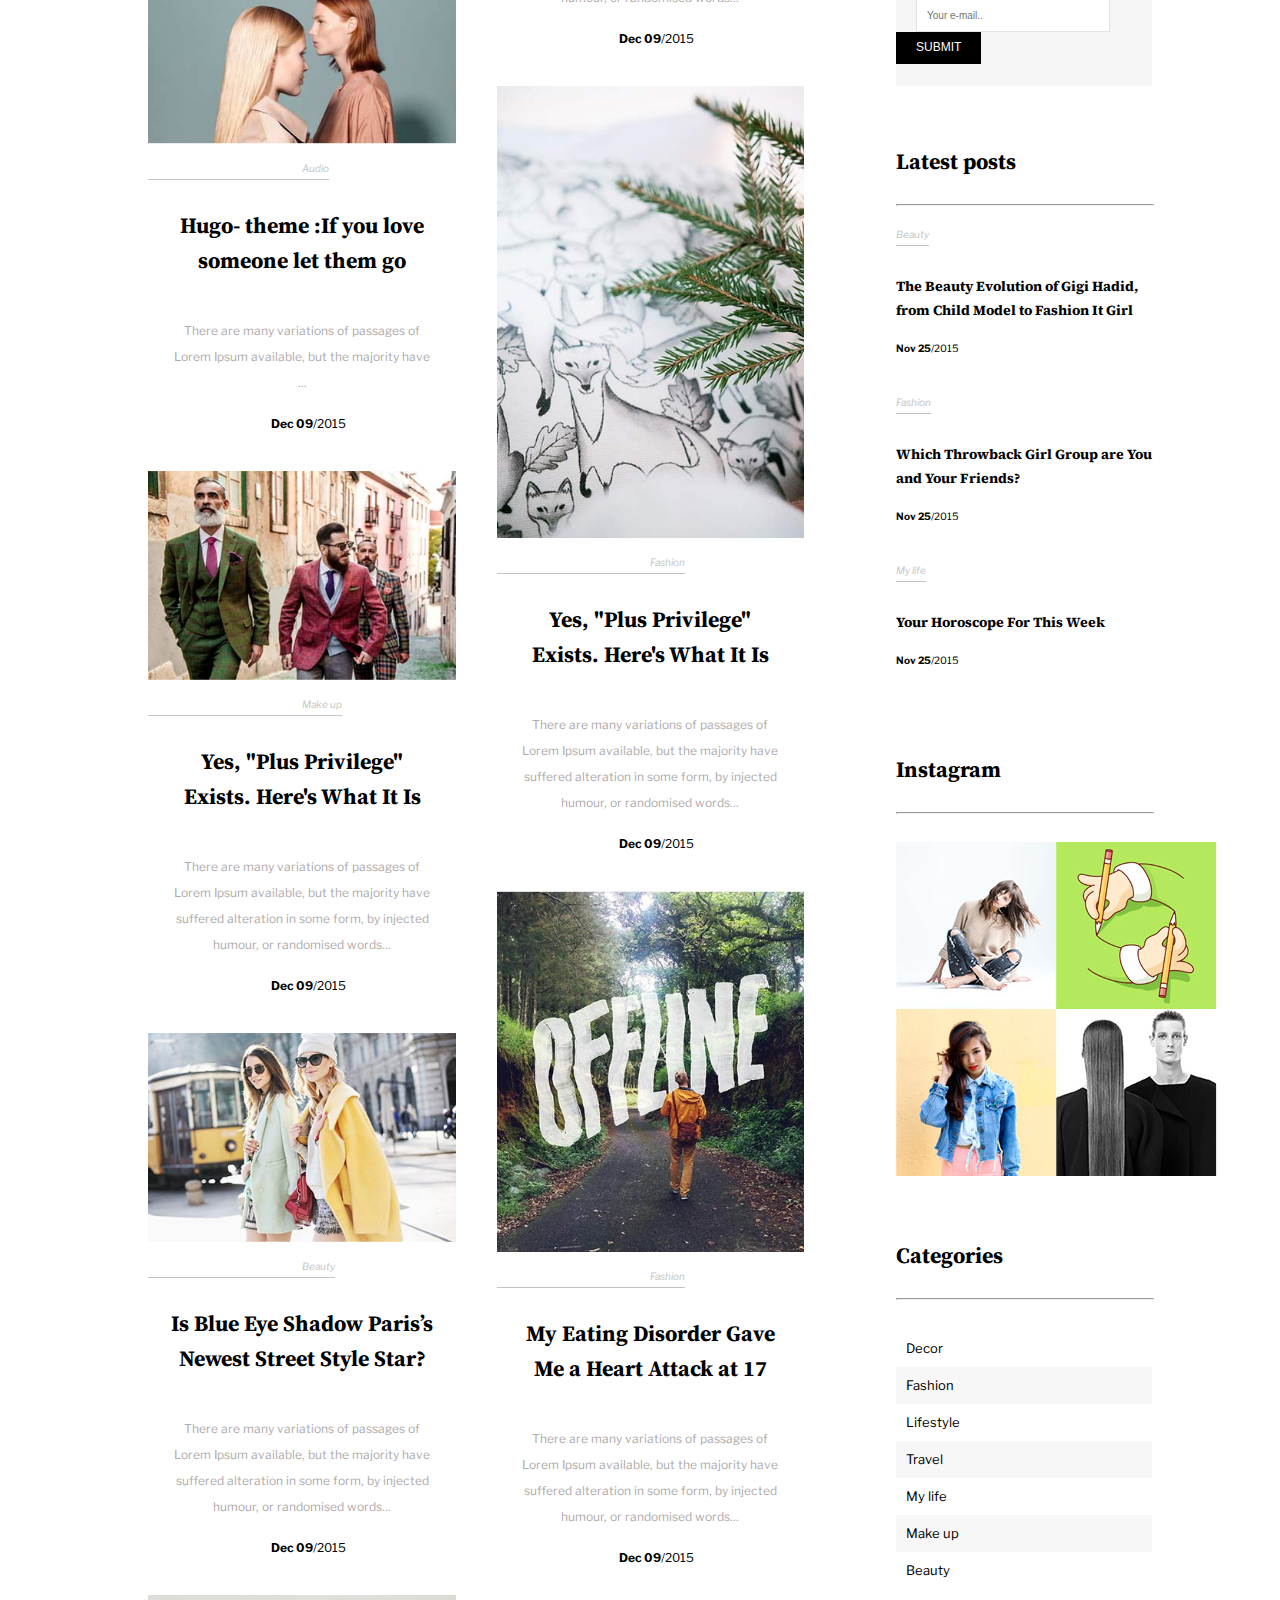
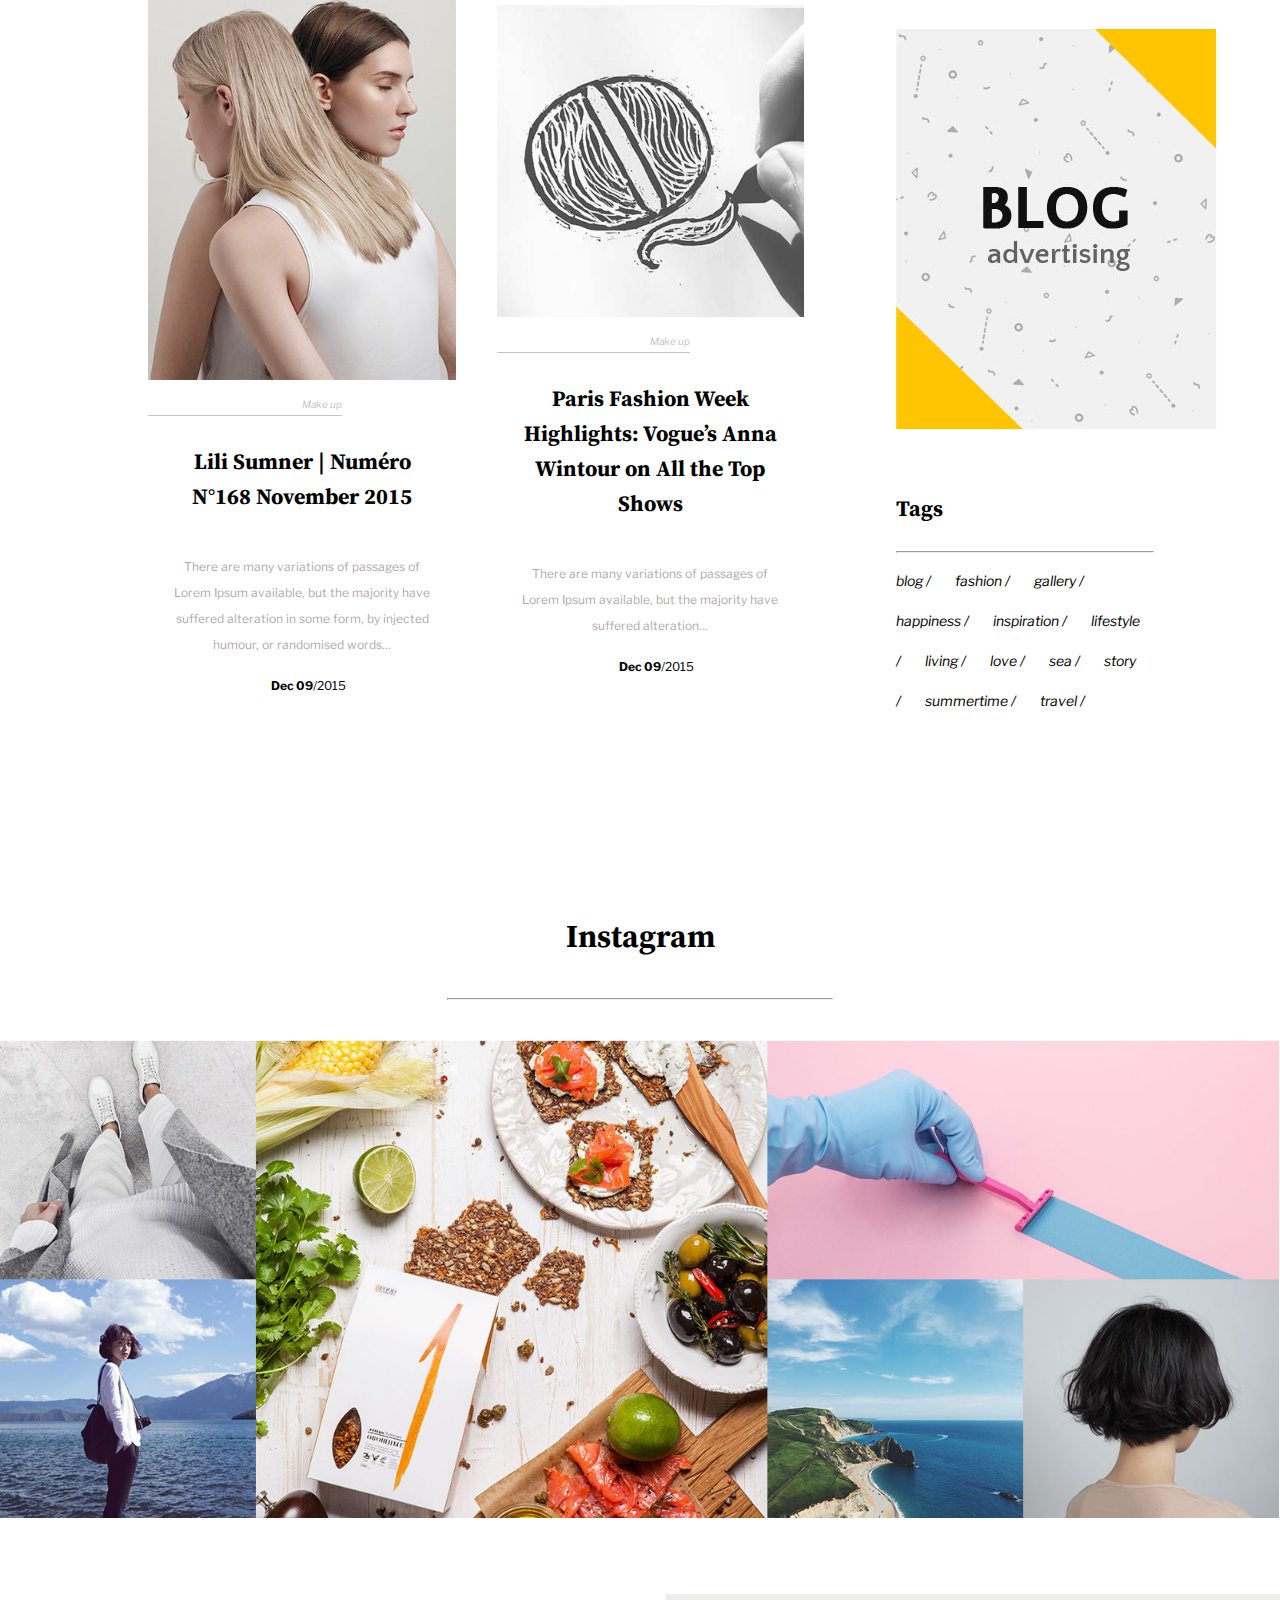
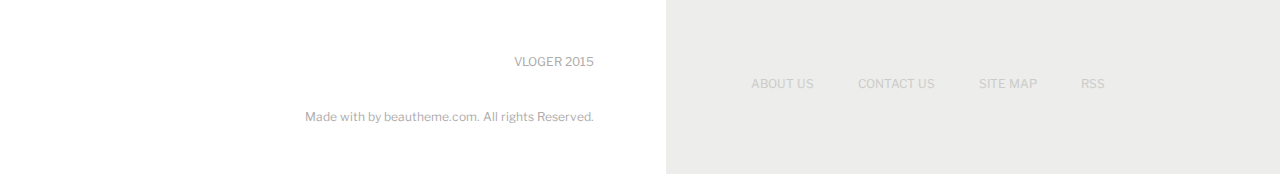
<file: Bologna/Bologna.html>
<!DOCTYPE html>
<html>
<head>
	<meta charset="UTF-8">
	<link rel="stylesheet" type="text/css" href="style.css">
	<link rel="stylesheet" type="text/css" href="normalize.css">
	<link rel="stylesheet" type="text/css" href="http://maxcdn.bootstrapcdn.com/font-awesome/4.2.0/css/font-awesome.min.css">
	<link href="https://fonts.googleapis.com/css?family=Source+Serif+Pro:700" rel="stylesheet">
	<link href="https://fonts.googleapis.com/css?family=Libre+Franklin:100i" rel="stylesheet">
	<link href="https://fonts.googleapis.com/css?family=Libre+Franklin:500i" rel="stylesheet">
	<link href="https://fonts.googleapis.com/css?family=Libre+Franklin:400,500i" rel="stylesheet">
	<title>Bologna</title>
</head>
<body>
	<header>
		<div class="header clearfix">
			<div class="logo">
				<img src="img/logo.png" alt="logo">
			</div>
			<div class="social">
				<a href="#" class="social-icon"><i class="fa fa-behance" aria-hidden="true"></i></a>
				<a href="#" class="social-icon"><i class="fa fa-facebook-square" aria-hidden="true"></i></a>
				<a href="#" class="social-icon"><i class="fa fa-instagram" aria-hidden="true"></i></a>
				<a href="#" class="social-icon"><i class="fa fa-pinterest" aria-hidden="true"></i></a>
			</div>
			<nav>
				<ul class="main-menu">
					<li><a href="#">HOME</a></li>
					<li><a href="#">POSTTYPES</a></li>
					<li><a href="#">FEAUTRES</a></li>
					<li><a href="#">PAGES</a></li>
					<li><a href="#">CATEGORIES</a></li>
					<li><a href="#">CONTACT</a></li>
				</ul>
			</nav>
			<form action="" method="post" class="search">
			  <input type="search" name="" placeholder="поиск" class="input" />
			  <input type="submit" name="" value="" class="submit" />
			</form>
		</div>
	</header>
	<main>
		<section>
			<div class="slider">
				<span>MY LIFE</span>
				<h1>These Beauty Queens Are Fighting For <br>Transgender Rights</h1>
			</div>
		</section>
		<section>
			<div class="main-content">
				<div class="wrapper clearfix">
					<div class="first-column">
						<article>
							<img src="img/layer-1.jpg" alt="photo" class="wid">
 							<span>Fashion</span>
							<h3>The Best Beauty Looks: Week of October 13, 2015</h3>
							<p>There are many variations of passages of Lorem Ipsum available, but the majority have suffered alteration in some form, by injected humour, or randomised words..</p>
							<time datetime="2014-04-20"><b>Dec 09</b>/2015</time>
						</article>
						<article>
							<img src="img/layer-4.jpg" alt="photo" class="wid">
 							<span>Audio</span>
							<h3>Hugo- theme :If you love someone let them go</h3>
							<p>There are many variations of passages of Lorem Ipsum available, but the majority have ...</p>
							<time datetime="2014-04-20"><b>Dec 09</b>/2015</time>
						</article>
						<article>
							<img src="img/layer-11.jpg" alt="photo" class="wid">
 							<span>Make up</span>
							<h3>Yes, "Plus Privilege" Exists. Here's What It Is</h3>
							<p>There are many variations of passages of Lorem Ipsum available, but the majority have suffered alteration in some form, by injected humour, or randomised words...</p>
							<time datetime="2014-04-20"><b>Dec 09</b>/2015</time>
						</article>
						<article>
							<img src="img/layer-01.jpg" alt="photo" class="wid">
 							<span>Beauty</span>
							<h3>Is Blue Eye Shadow Paris’s Newest Street Style Star?</h3>
							<p>There are many variations of passages of Lorem Ipsum available, but the majority have suffered alteration in some form, by injected humour, or randomised words...</p>
							<time datetime="2014-04-20"><b>Dec 09</b>/2015</time>
						</article>
						<article>
							<img src="img/summer.jpg" alt="photo" class="wid">
 							<span>Make up</span>
							<h3>Lili Sumner | Numéro N°168 November 2015</h3>
							<p>There are many variations of passages of Lorem Ipsum available, but the majority have suffered alteration in some form, by injected humour, or randomised words...</p>
							<time datetime="2014-04-20"><b>Dec 09</b>/2015</time>
						</article>
					</div>
					<div class="second-column">
						<article>
							<img src="img/layer-2.jpg" alt="photo" class="wid">
 							<span>My life</span>
							<h3>Quiz: What Kind of Gift Giver Are You?</h3>
							<p>There are many variations of passages of Lorem Ipsum available, but the majority have suffered alteration in some form, by injected humour, or randomised words...</p>
							<time datetime="2014-04-20"><b>Dec 09</b>/2015</time>
						</article>
						<article>
							<img src="img/layer-12.jpg" alt="photo" class="wid">
 							<span>Fashion</span>
							<h3>Yes, "Plus Privilege" Exists. Here's What It Is</h3>
							<p>There are many variations of passages of Lorem Ipsum available, but the majority have suffered alteration in some form, by injected humour, or randomised words...</p>
							<time datetime="2014-04-20"><b>Dec 09</b>/2015</time>
						</article>
						<article>
							<img src="img/offline.jpg" alt="photo" class="wid">
 							<span>Fashion</span>
							<h3>My Eating Disorder Gave Me a Heart Attack at 17</h3>
							<p>There are many variations of passages of Lorem Ipsum available, but the majority have suffered alteration in some form, by injected humour, or randomised words...</p>
							<time datetime="2014-04-20"><b>Dec 09</b>/2015</time>
						</article>
						<article>
							<img src="img/layer-00.jpg" alt="photo" class="wid">
 							<span>Make up</span>
							<h3>Paris Fashion Week Highlights: Vogue’s Anna Wintour on All the Top Shows</h3>
							<p>There are many variations of passages of Lorem Ipsum available, but the majority have suffered alteration...</p>
							<time datetime="2014-04-20"><b>Dec 09</b>/2015</time>
						</article>
					</div>
					<div class="third-column">
						<article>
							<img src="img/monna.jpg" alt="photo" class="wid">
 							<span>About me</span>
							<h2>Mona-Kim</h2>
							<p>The standard chunk of Lorem Ipsum used since the 1500s is reproduced below for those interested. Sections 1.10.32 and 1.10.33 from "de Finibus Bonorum et Malorum" </p>
							<p class="follow">Follow</p>
							<a href="#" class="social-icon mona"><i class="fa fa-facebook-square" aria-hidden="true"></i></a>
							<a href="#" class="social-icon mona"><i class="fa fa-twitter" aria-hidden="true"></i></a>
							<a href="#" class="social-icon mona"><i class="fa fa-instagram" aria-hidden="true"></i></a>
						</article>
						<article>
							<div class="subscribe">
								<p>Subscribe to my Newsletter</p>
								<form name="subscribe" action="#" method="get">
									<input type="email" placeholder="Your e-mail..">
									<input type="submit" value="SUBMIT" class="btn-1">
								</form>
							</div>
						</article>
						<aside>
							<header><h3>Latest posts</h3></header>
							<hr>
							<span>Beauty</span>
							<h4>The Beauty Evolution of Gigi Hadid, from Child Model to Fashion It Girl</h4>
							<time datetime="2014-04-20"><b>Nov 25</b>/2015</time>
							<span>Fashion</span>
							<h4>Which Throwback Girl Group are You and Your Friends?</h4>
							<time datetime="2014-04-20"><b>Nov 25</b>/2015</time>
							<span>My life</span>
							<h4>Your Horoscope For This Week</h4>
							<time datetime="2014-04-20"><b>Nov 25</b>/2015</time>
						</aside>
						<aside>
							<header>
								<h3>Instagram</h3>
								<hr>
							</header>
							<img src="img/insta.jpg" alt="photo" class="insta">
						</aside>
						<article>
							<h3>Categories</h3>
							<hr>
							<nav>
								<ul class="categories">
									<li><a href="#">Decor</a></li>
									<li><a href="#">Fashion</a></li>
									<li><a href="#">Lifestyle</a></li>
									<li><a href="#">Travel</a></li>
									<li><a href="#">My life</a></li>
									<li><a href="#">Make up</a></li>
									<li><a href="#">Beauty</a></li>
								</ul>
							</nav>
						</article>
						<aside>
							<img src="img/blog.jpg" alt="photo" class="blog">
						</aside>
						<article>
							<h3>Tags</h3>
							<hr>
							<nav>
								<ul class="tags">
									<li><a href="#">blog /</a></li>
									<li><a href="#">fashion /</a></li>
									<li><a href="#">gallery /</a></li>
									<li><a href="#">happiness /</a></li>
									<li><a href="#">inspiration /</a></li>
									<li><a href="#">lifestyle /</a></li>
									<li><a href="#">living /</a></li>
									<li><a href="#">love /</a></li>
									<li><a href="#">sea /</a></li>
									<li><a href="#">story /</a></li>
									<li><a href="#">summertime /</a></li>
									<li><a href="#">travel /</a></li>
								</ul>
							</nav>
						</article>
					</div>
					<div class="clearfix"></div>
				</div>
			</div>
		</section>
		<section class="instagram">
			<h3>Instagram</h3>
			<hr>
			<img src="img/foot.jpg" class="photo" alt="photo">
		</section>
	</main>
	<footer>
		<div class="white">
			<p>VLOGER 2015</p>
			<p>Made with by beautheme.com. All rights Reserved.</p>
		</div>
		<div class="grey">
			<nav>
				<ul class="footer-menu">
					<li><a href="#">about us</a></li>
					<li><a href="#">contact us</a></li>
					<li><a href="#">site map</a></li>
					<li><a href="#">rss</a></li>
				</ul>
			</nav>
		</div>
		<div class="clearfix"></div>
	</footer>
</body>
</html>
</file>
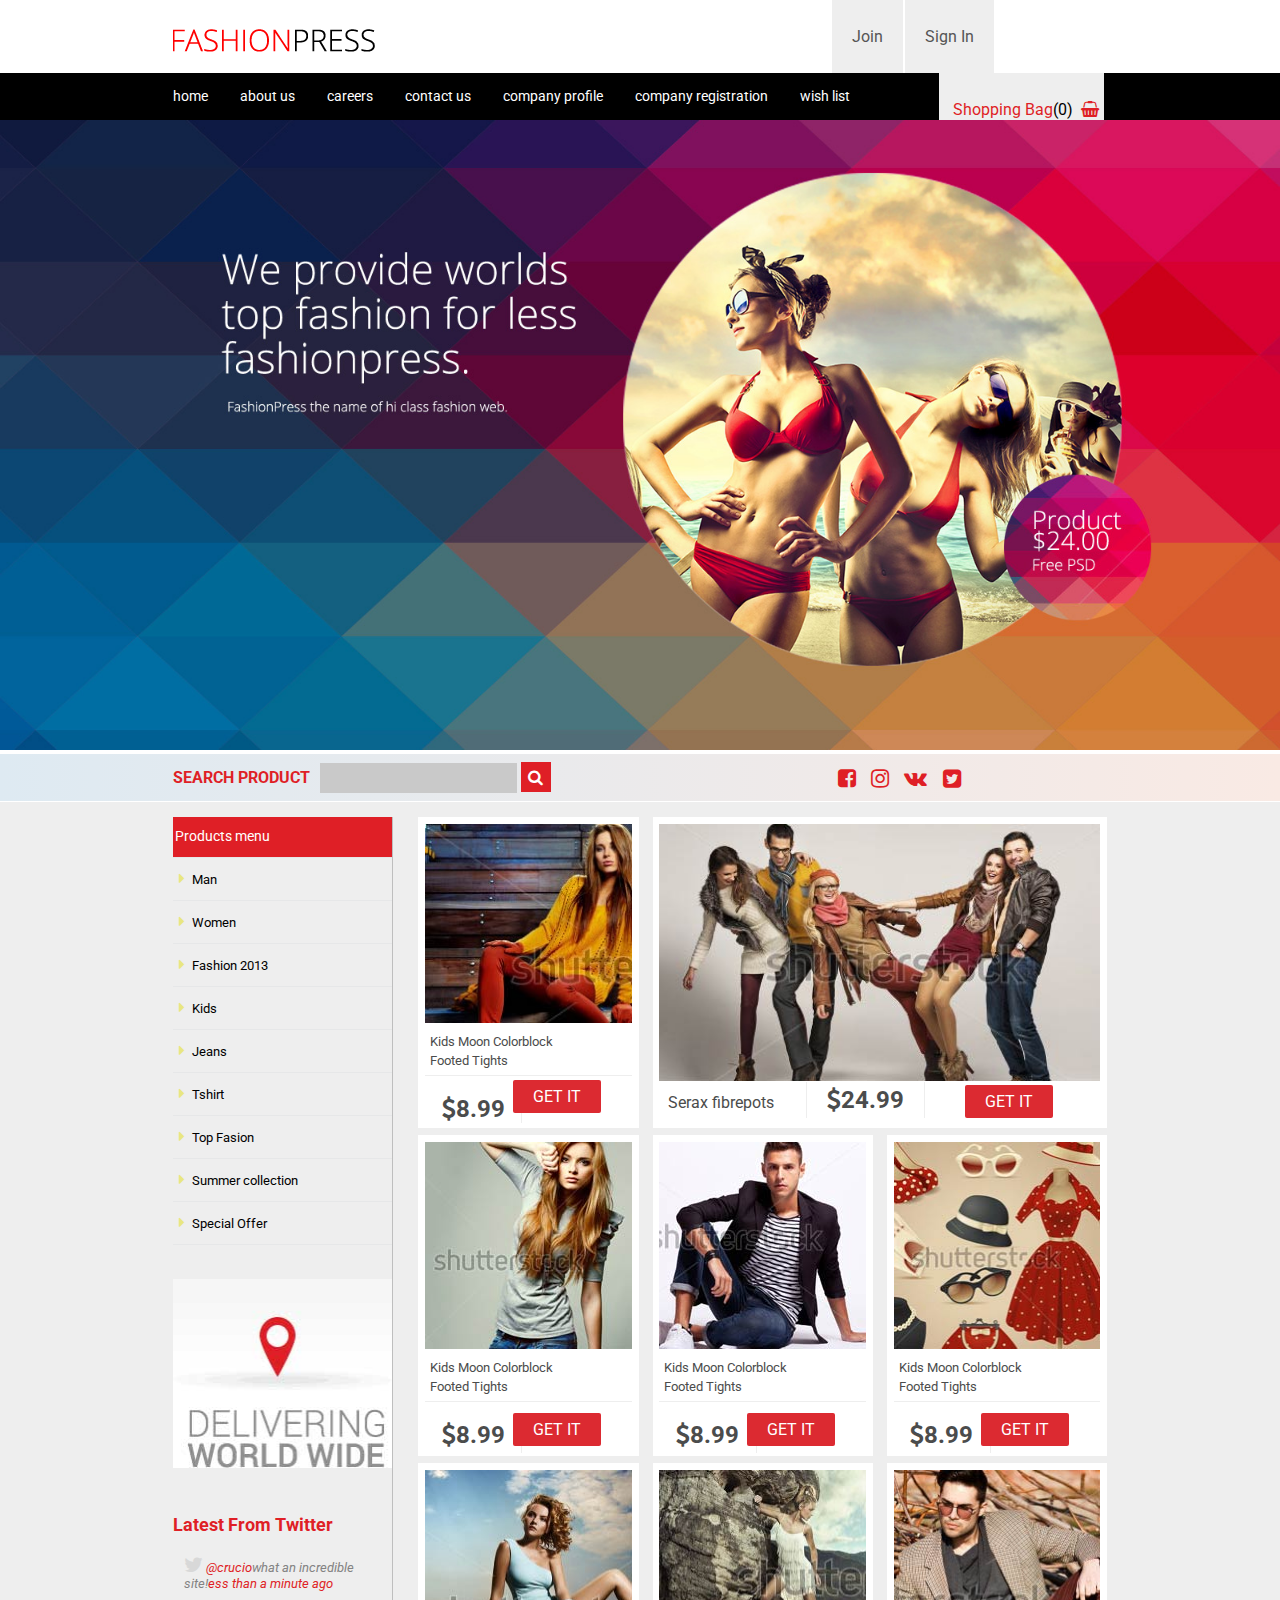
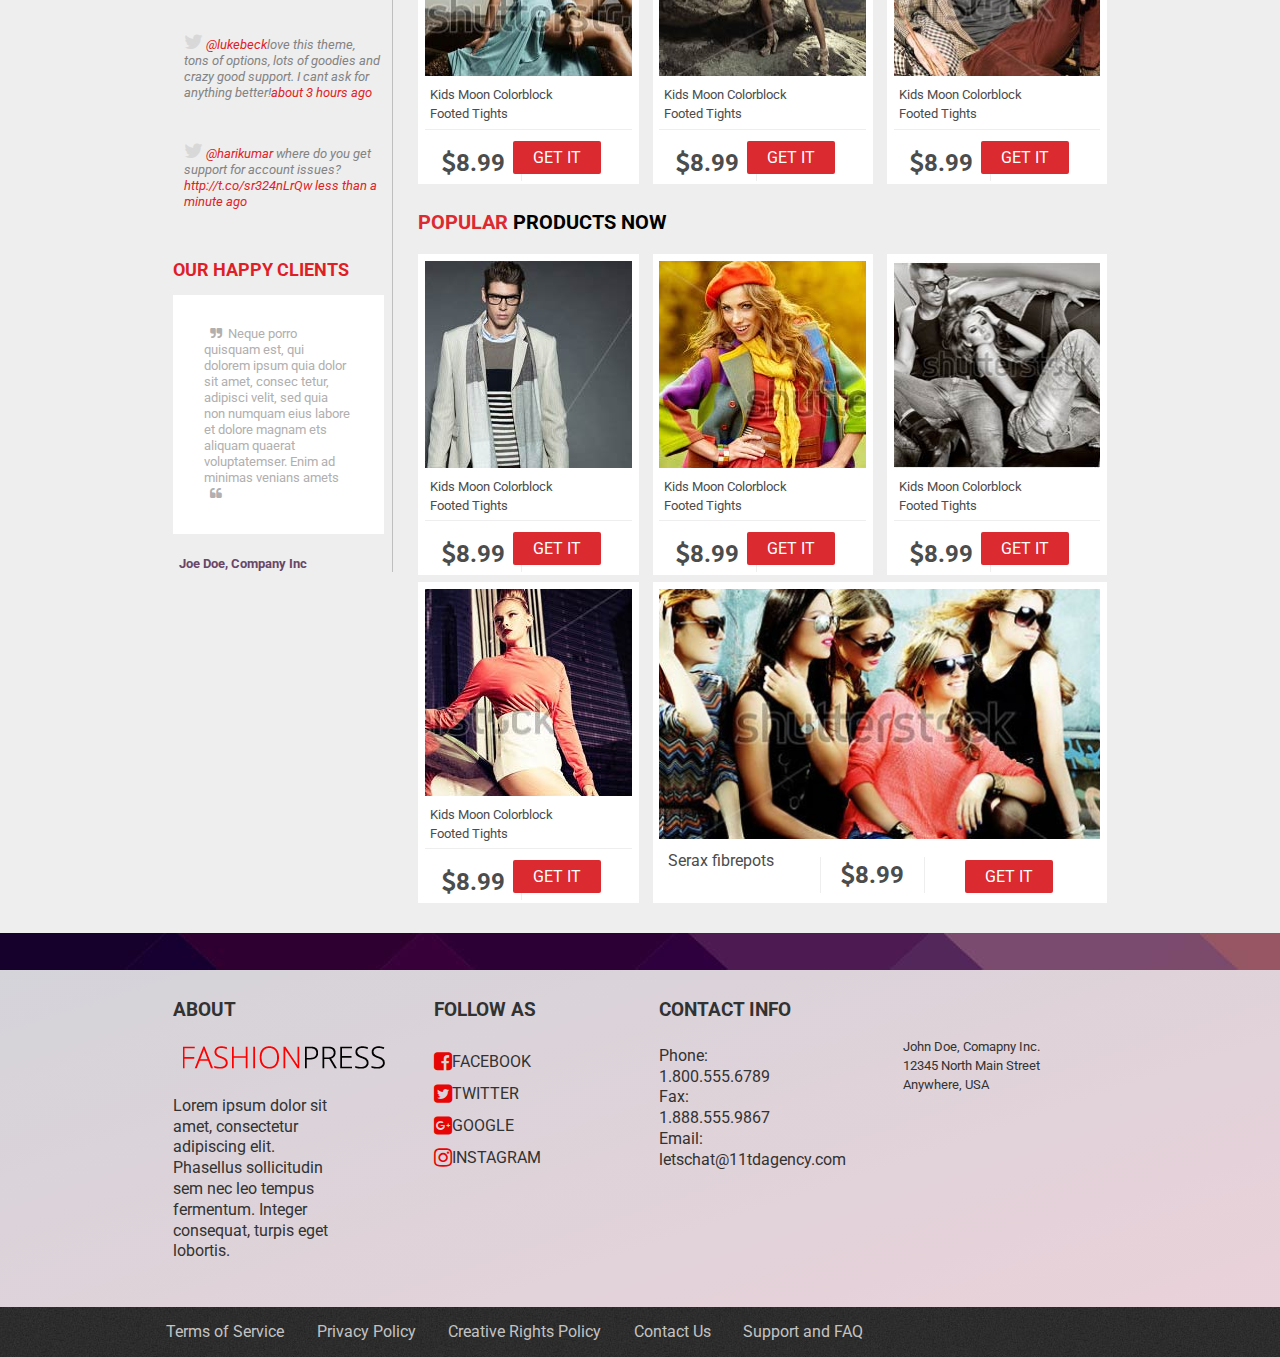
<file: FashionPress/FashionPress.html>
<!DOCTYPE html>
<html>
<head>
	<meta charset="UTF-8">
	<link rel="stylesheet" type="text/css" href="style.css">
	<link rel="stylesheet" type="text/css" href="normalize.css">
	<link href="https://fonts.googleapis.com/css?family=Open+Sans:300|Roboto:300,500,500i,700" rel="stylesheet">
	<link rel="stylesheet" type="text/css" href="http://maxcdn.bootstrapcdn.com/font-awesome/4.2.0/css/font-awesome.min.css">
	<title>FashionPress</title>
</head>
<body>
	<header>
		<div class="top-bar">
			<div class="wrapper-top-bar clearfix">
				<img src="img/logo.png" class="logo" alt="logo">
				<div class="user-block clearfix">
					<a href="#" class="join">Join</a>
					<a href="#" class="sign">Sign In</a>
					<div class="bag">
						<a href="#">Shopping Bag<span>(0)</span></a><i class="fa fa-shopping-basket" aria-hidden="true"></i>
					</div>
				</div>
			</div>
		</div>
		<div class="main-menu">
			<nav>
				<ul class="menu">
					<li><a href="#">home</a></li>
					<li><a href="#">about us</a></li>
					<li><a href="#">careers</a></li>
					<li><a href="#">contact us</a></li>
					<li><a href="#">company profile</a></li>
					<li><a href="#">company registration</a></li>
					<li><a href="#">wish list</a></li>
				</ul>
			</nav>
		</div>
	</header>
	<main>
		<section>
			<div class="bunner">
				<img src="img/slider.jpg" alt="" class="wid">
			</div>
		</section>
		<section class="search-bar">
				<div class="wrapper-search clearfix">
					<form action="#" method="post" class="search">
					   <label for="product">search product</label>
					   <input type="search" name="search"  class="input" id="product"/>
					   <a href="#" class="submit"><i class="fa fa-search" aria-hidden="true"></i></a>
					</form>
					<div class="social">
						<a href="#"><i class="fa fa-facebook-square fa-lg" aria-hidden="true"></i></a>
						<a href="#"><i class="fa fa-instagram fa-lg" aria-hidden="true"></i></a>
						<a href="#"><i class="fa fa-vk fa-lg" aria-hidden="true"></i></a>
						<a href="#"><i class="fa fa-twitter-square fa-lg" aria-hidden="true"></i></a>
					</div>
				</div>
		</section>
		<section class="content">
			<div class="wrapper-content">
				<aside>
					<nav>
						<ul class="products-menu">
							<li class="active">Products menu</li>
							<li><i class="fa fa-caret-right" aria-hidden="true"></i><a href="#">Man</a></li>
							<li><i class="fa fa-caret-right" aria-hidden="true"></i><a href="#">Women</a></li>
							<li><i class="fa fa-caret-right" aria-hidden="true"></i><a href="#">Fashion 2013</a></li>
							<li><i class="fa fa-caret-right" aria-hidden="true"></i><a href="#">Kids</a></li>
							<li><i class="fa fa-caret-right" aria-hidden="true"></i><a href="#">Jeans</a></li>
							<li><i class="fa fa-caret-right" aria-hidden="true"></i><a href="#">Tshirt</a></li>
							<li><i class="fa fa-caret-right" aria-hidden="true"></i><a href="#">Top Fasion</a></li>
							<li><i class="fa fa-caret-right" aria-hidden="true"></i><a href="#">Summer collection</a></li>
							<li><i class="fa fa-caret-right" aria-hidden="true"></i><a href="#">Special Offer</a></li>
						</ul>
					</nav>
					<img src="img/deliver.jpg" alt="smile" class="wid">
					<div class="tvitter">
						<h2>Latest From Twitter</h2>
						<p><i class="fa fa-twitter" aria-hidden="true"></i>
						<span>@crucio</span>what an incredible site!<span>ess than a minute ago</span></p>
						<p><i class="fa fa-twitter" aria-hidden="true"></i>
						<span>@lukebeck</span>love this theme, tons of options, lots of goodies and crazy good support.  I cant ask for anything better!<span>about 3 hours ago</span></p>
						<p><i class="fa fa-twitter" aria-hidden="true"></i>
						<span>@harikumar</span> where do you get support for account issues? <span>http://t.co/sr324nLrQw
						less than a minute ago</span></p>
					</div>
					<div class="clients">
						<h2>our happy clients</h2>
						<p><i class="fa fa-quote-right" aria-hidden="true"></i>Neque porro quisquam est, qui dolorem ipsum quia dolor sit amet, consec tetur, adipisci velit, sed quia non numquam eius labore et dolore magnam ets aliquam quaerat voluptatemser.  
						Enim ad minimas venians amets<i class="fa fa-quote-left" aria-hidden="true"></i></p><br>
						<b>Joe Doe, Company Inc</b>
					</div>
				</aside>
				<section class="goods">
					<div class="carts-1">
						<article class="block-3">
							<img src="img/img-1.jpg" alt="smile" class="wid">
							<p>Kids Moon Colorblock<br> 
							Footed Tights</p><br>
							<span><i class="fa fa-usd" aria-hidden="true"></i><b>8.99</b></span>
							<a href="#">get it</a>
						</article>
						<article class="block-2">
							<img src="img/img-2.jpg" alt="smile" class="wid">
							<p>Serax fibrepots</p>
							<span><i class="fa fa-usd" aria-hidden="true"></i><b>24.99</b></span>
							<a href="#">get it</a>
						</article>
						<article class="block-1">
							<img src="img/img-7.jpg" alt="smile" class="wid">
							<p>Kids Moon Colorblock<br>
							Footed Tights</p><br>
							<span><i class="fa fa-usd" aria-hidden="true"></i><b>8.99</b></span>
							<a href="#">get it</a>
						</article>
						<article class="block-1">
							<img src="img/img-6.jpg" alt="smile" class="wid">
							<p>Kids Moon Colorblock<br> 
							Footed Tights</p><br>
							<span><i class="fa fa-usd" aria-hidden="true"></i><b>8.99</b></span>
							<a href="#">get it</a>
						</article>
						<article class="block-1">
							<img src="img/img-5.jpg" alt="smile" class="wid">
							<p>Kids Moon Colorblock<br> 
							Footed Tights</p><br>
							<span><i class="fa fa-usd" aria-hidden="true"></i><b>8.99</b></span>
							<a href="#">get it</a>
						</article>
						<article class="block-1">
							<img src="img/img-10.jpg" alt="smile" class="wid">
							<p>Kids Moon Colorblock<br> 
							Footed Tights</p><br>
							<span><i class="fa fa-usd" aria-hidden="true"></i><b>8.99</b></span>
							<a href="#">get it</a>
						</article>
						<article class="block-1">
							<img src="img/img-9.jpg" alt="smile" class="wid">
							<p>Kids Moon Colorblock<br> 
							Footed Tights</p><br>
							<span><i class="fa fa-usd" aria-hidden="true"></i><b>8.99</b></span>
							<a href="#">get it</a>
						</article>
						<article class="block-1">
							<img src="img/img-8.jpg" alt="smile" class="wid">
							<p>Kids Moon Colorblock<br> 
							Footed Tights</p><br>
							<span><i class="fa fa-usd" aria-hidden="true"></i><b>8.99</b></span>
							<a href="#">get it</a>
						</article>
					</div>
					<div class="popular">
						<h1><span>popular </span>products now</h1>
						<div class="carts-2">
							<article class="block-1">
								<img src="img/img-13.jpg" alt="smile" class="wid">
								<div class="red-triangle"></div>
								<p>Kids Moon Colorblock<br> 
								Footed Tights</p><br>
								<span><i class="fa fa-usd" aria-hidden="true"></i><b>8.99</b></span>
								<a href="#">get it</a>
							</article>
							<article class="block-1">
								<img src="img/img-12.jpg" alt="smile" class="wid">
								<p>Kids Moon Colorblock<br> 
								Footed Tights</p><br>
								<span><i class="fa fa-usd" aria-hidden="true"></i><b>8.99</b></span>
								<a href="#">get it</a>
							</article>
							<article class="block-1">
								<img src="img/img-11.jpg" alt="smile" class="wid">
								<p>Kids Moon Colorblock<br> 
								Footed Tights</p><br>
								<span><i class="fa fa-usd" aria-hidden="true"></i><b>8.99</b></span>
								<a href="#">get it</a>
							</article>
							<article class="block-1">
								<img src="img/img-4.jpg" alt="smile" class="wid">
								<p>Kids Moon Colorblock<br> 
								Footed Tights</p><br>
								<span><i class="fa fa-usd" aria-hidden="true"></i><b>8.99</b></span>
								<a href="#">get it</a>
							</article>
							<article class="block-2">
								<img src="img/img-3.jpg" alt="smile" class="wid">
								<p>Serax fibrepots</p>
								<span><i class="fa fa-usd" aria-hidden="true"></i><b>8.99</b></span>
								<a href="#">get it</a>
							</article>
						</div>
					</div>
				</section>
				<div class="clearfix-1"></div>
			</div>
		</section>
	</main>
	<footer>
		<div class="decor-block"></div>
		<div class="center">
			<article class="about">
				<h3>about</h3>
				<img src="img/logo.png" alt="">
				<p>Lorem ipsum dolor sit amet, consectetur adipiscing elit. Phasellus sollicitudin sem nec leo tempus fermentum. Integer consequat, turpis eget lobortis.</p>
			</article>
			<article class="follow">
				<h3>follow as</h3>
				<ul>
					<li><a href="#"><i class="fa fa-facebook-square  fa-lg" aria-hidden="true"></i></a>facebook</li>
					<li><a href="#"><i class="fa fa-twitter-square  fa-lg" aria-hidden="true"></i></a>twitter</li>
					<li><a href="#"><i class="fa fa-google-plus-square  fa-lg" aria-hidden="true"></i></a>google</li>
					<li><a href="#"><i class="fa fa-instagram  fa-lg" aria-hidden="true"></i></a>instagram</li>
				</ul>
			</article>
			<article class="info-bold">
				<h3>contact info</h3>
				<p>Phone: 1.800.555.6789<br>
				   Fax: 1.888.555.9867<br>
				   Email: letschat@11tdagency.com</p>
			</article>
			<article class="info-regular">
				<p>John Doe, Comapny Inc.<br>
					12345 North Main Street<br>
					Anywhere, USA</p>
			</article>
		</div>
		<div class="foot-menu">
			<nav>
				<ul class="footer-menu">
					<li><a href="#">Terms of Service</a></li>
					<li><a href="#">Privacy Policy</a></li>
					<li><a href="#">Creative Rights Policy</a></li>
					<li><a href="#">Contact Us</a></li>
					<li><a href="#">Support and FAQ</a></li>
				</ul>
			</nav>
		</div>
	</footer>
</body>
</html>
</file>
<file: Gratia/css/fonts.css>
@font-face{
	font-family: "Crimson";
	src: url('../fonts/Crimson-Italic.otf') format('opentype');
	font-weight: normal;
	font-style: italic;
}

@font-face{
	font-family: "Montserrat";
	src: url('../fonts/montserrat-bold.ttf') format('truetype');
	font-weight: bold;
	font-style: normal;
}

@font-face{
	font-family: "Selima";
	src: url('../fonts/selima_.otf') format('opentype');
	font-weight: normal;
	font-style: normal;
}

@font-face{
	font-family: "Ubuntu";
	src: url('../fonts/ubuntu.ttf') format('truetype');
	font-weight: normal;
	font-style: normal;
}
</file>
<file: Gratia/css/main.css>
body{
	padding: 0;
	margin: 0;
}

header {
	position: relative;
}

section.header-menu {
	position: absolute;
	top: 0;
	left: 0;
	width: 100%;
	z-index: 10;
}
section.header-menu a {
	text-decoration: none;
	color: #fff;
}
section.header-menu .logo-header {
	font-family: "Montserrat";
	font-weight: bold;
	font-size: 1.5em;
	padding: 40px 0 40px 7%; 
}
section.header-menu .logo-header img {
	padding-right: 3%;
}
section.header-menu div.menu {
	padding-left: 45%;
}

#main-menu-header > ul {
	width: 100%;
	margin: 53px auto;
}
#main-menu-header > ul > li {
	list-style: none;
	display: inline-block;
	position: relative;
	padding: 0;
}
#main-menu-header > ul > li > a {
	font-family: "Montserrat";
	font-weight: bold;
	font-size: 1em;
	padding-right: 40%;
}
#main-menu-header > ul > li:last-child > a {
	padding-right: 0;
}
#main-menu-header li ul {
	position:absolute;
  list-style:none;
  text-align:center;
  top: 25px;
  font-size: 1em;
  left:0;
  margin:0;
  padding:0;
  display:none;
}
#main-menu-header li ul li {
	border-bottom:1px solid #d89b64;
}
#main-menu-header li ul li:last-child {
	border-bottom: none;
}
#main-menu-header li ul li a {
	padding: 5px 30px;
  display:block;
}
#main-menu-header li ul li:hover {
	background-color: rgba(0,0,0,0.4);
}

section.slider {
	width: 100%;
}
section.slider .item-slider {
	width: 100%;
	height: 800px;
}
section.slider .item-slider img {
	width: 100%;
	height: 100%;
}
section.slider .nav-arrow {
	position: absolute;
	width: 100%;
	height: 0;
	top: 45%;
	z-index: 99;
}
section.slider .owl-prev {
	position: absolute;
	left: 4%;
	top: 45%;
}
section.slider .owl-next {
	position: absolute;
	right: 4%;
	top: 45%;
}
section.slider .nav-dots {
	position: absolute;
	width: 3%;
	top: 75%;
	left: 4%;
	z-index: 98;
}
section.slider .nav-dots .dot {
	margin-bottom: 40px;
	padding-bottom: 5px;
}

section.slider .nav-dots span {
	color: #fff;
	font-family:"Montserrat";
	font-weight: bold;
	font-size: 1em;
}
section.slider .nav-dots .active span{
	color: #d89b64;
}
section.slider .nav-dots .active {
	border-bottom: 1px solid #d89b64;
}
header .small-text {
	position: absolute;
	z-index: 33;
	width: 23%;
	top: 90%;
	left: 37.5%;
	color: #485471;
	text-align: center;
	font-family: "Crimson";
	font-style: italic;
	font-size: 1.5em;
}

.book-table {
	position: absolute;
	top: 90%;
	right: 3%;
	z-index: 33;
}
.book-table button {
	border: 1px solid #453b26;
	padding: 7% 10%;
	color: #d89b64;
	font-family:"Montserrat";
	font-size: 1em;
	font-weight: bold;
	background: transparent;
	outline: none;
	white-space: nowrap;
}

section.perfection {
	border-top: 1px solid transparent;
	padding-top: 100px;
	width: 100%;

}

section.perfection .section-header {
	color: #151b28;
	font-family: "Montserrat";
	font-size: 3em;
	font-weight: bold;
	padding-bottom: 25px;
	text-transform: uppercase;
	text-align: center;
}
section.perfection p.perf-text {
	text-align: center;
	color: #8a8f9d;
	font-family: "Crimson";
	font-size: 1.5em;
	font-style: italic;
	padding-bottom: 108px;
}

section.perfection div.desserts {
	height: 492px;
	background: url(../img/desserts.jpg);
	margin-top: 100px;
	background-repeat: no-repeat;
	background-position: center center;
	-webkit-transition-property: background;
	-o-transition-property: background;
	transition-property: background;
	-webkit-transition-duration: .5s;
	     -o-transition-duration: .5s;
	        transition-duration: .5s;
	-webkit-transition-timing-function: ease-in;
	     -o-transition-timing-function: ease-in;
	        transition-timing-function: ease-in;
}

section.perfection div.desserts:hover {
	background: url(../img/darc-desserts.jpg);
	background-repeat: no-repeat;
	background-position: center center;
}


div.desserts h3,
div.breakfast h3 {
	text-align: center;
	color: #d89b64;
	font-family: "Montserrat";
	font-size: 2em;
	font-weight: bold;
	padding: 36% 0 5% 0;
	text-transform: uppercase;
}
div.desserts p,
div.breakfast p {
	text-align: center;
	color: #fff;
	font-family: "Crimson";
	font-style: italic;
	font-size: 1.2em;
	padding: 5% 0 ;
}
div.desserts hr,
div.breakfast hr {
	border: none;
	background-color: #d89b64;
	text-align: center;
	height: 1px;
	width: 7%;
} 



section.perfection div.smoothies {
	height: 700px;
	background: url(../img/smoothies.jpg);
	background-repeat: no-repeat;
	background-position: center 50%;
	-webkit-transition-property: -webkit-box-shadow;
	transition-property: -webkit-box-shadow;
	-o-transition-property: box-shadow;
	transition-property: box-shadow;
	transition-property: box-shadow, -webkit-box-shadow;
	-webkit-transition-duration: .5s;
	     -o-transition-duration: .5s;
	        transition-duration: .5s;
	-webkit-transition-timing-function: ease-in;
	     -o-transition-timing-function: ease-in;
	        transition-timing-function: ease-in;
}
section.perfection div.smoothies:hover {
	-webkit-box-shadow: 0 5px 100px #b5babf;
	        box-shadow: 0 5px 100px #b5babf;
}


section.perfection div.smoothies h3 {
	text-align: center;
	color: #151b29;
	font-family: "Montserrat";
	font-size: 2em;
	font-weight: bold;
	padding: 95% 0 5% 0;
	text-transform: uppercase;
}
section.perfection div.smoothies p {
	text-align: center;
	color: #8b909d;
	font-family: "Crimson";
	font-style: italic;
	font-size: 1.2em;
	padding: 20px 0 120px;
}
section.perfection div.smoothies hr {
	border: none;
	background-color: #fff;
	text-align: center;
	height: 1px;
	width: 7%;
}


section.perfection div.breakfast {
	height: 492px;
	background: url(../img/Brek.jpg);
	margin-top: 100px;
	background-repeat: no-repeat;
	background-position: center center;
	-webkit-transition-property: background;
	-o-transition-property: background;
	transition-property: background;
	-webkit-transition-duration: .5s;
	     -o-transition-duration: .5s;
	        transition-duration: .5s;
	-webkit-transition-timing-function: ease-in;
	     -o-transition-timing-function: ease-in;
	        transition-timing-function: ease-in;
}
section.perfection div.breakfast:hover {
	background: url(../img/darc-breakfest.jpg);
	background-repeat: no-repeat;
	background-position: center center;
}
section.perfection div.check-offers {
	text-align: center;
	margin-top: 90px;
}

section.perfection #check-offers-text {
	color: #d89b64;
	text-decoration: none;
	border-bottom: 1px solid #d89b64;
	padding-bottom: 12px;
	font-family:"Montserrat";
	font-size: 1.5em;
	font-weight: bold;
	-webkit-transition-property: color, border-bottom;
	-o-transition-property: color, border-bottom;
	transition-property: color, border-bottom;
	-webkit-transition-duration: .5s, .5s;
	     -o-transition-duration: .5s, .5s;
	        transition-duration: .5s, .5s;
	-webkit-transition-timing-function: ease-in-out, linear;
	     -o-transition-timing-function: ease-in-out, linear;
	        transition-timing-function: ease-in-out, linear;
}
section.perfection #check-offers-text:hover {
	color: #b4865c;
	border-bottom: 1px solid #b4865c;
}

section.details {
	width: 100%;
	background: url(../img/details-2.jpg);
	padding: 10% 0 10%;
	margin: 86px 0;
}
section.details #det-marg {
	margin-right: 0;
} 
section.details .details-block {
	background: #ffffff;
	padding: 2%;
}

 section.details div.decor-border {
	border: 1px solid #e2e3e6;
	width: 100%;
}
 section.details h3.section-header {
 	font-family: "Montserrat";
	font-size: 3em;
	color: #151b28;
	text-align: center;
	text-transform: uppercase;
	margin: 6% 0 3%;
 }
 section.details p {
 	font-family: "Crimson";
	font-size: 1,5em;
	color: #8a8f9d;
	text-align: center;
	margin-bottom: 7%;
 }
 section.details button.preparation {
 	display: block;
 	text-align: center;
	margin: 0 auto 7%;
	color: #d69963;
	font-family: "Montserrat";
	font-size: 1em;
	border: 1px solid #d69963;
	padding: 2%;
	outline: none;
	white-space: nowrap;
	background: transparent;
	-webkit-transition-property: color, border;
	-o-transition-property: color, border;
	transition-property: color, border;
	-webkit-transition-duration: .5s, .5s;
	     -o-transition-duration: .5s, .5s;
	        transition-duration: .5s, .5s;
	-webkit-transition-timing-function: linear, ease-in;
	     -o-transition-timing-function: linear, ease-in;
	        transition-timing-function: linear, ease-in;
 }
 section.details button.preparation:hover {
 	color: #b4865c;
	border: 1px solid #b4865c;
 }

 section.reach-this h2 {
	font-family: "Montserrat";
	font-size: 3em;
	color: #151b28;
	text-align: center;
	text-transform: uppercase;
	margin: 10% 0 3%;
}

section.reach-this p {
	font-family: "Crimson";
	font-size: 1,5em;
	color: #8a8f9d;
	text-align: center;
	margin-bottom: 13%;
}

section.reach-this h4 {
	font-family: "Montserrat";
	font-size: 1.5em;
	color: #d89b64;
	text-align: center;
	text-transform: uppercase;
	margin: 12%  0;
}

section.reach-this .locations,
section.reach-this .beggining {
	background: #f8f8f8;
	margin: 2.5% 0 2.5%;
}


section.reach-this .products {
	background: #121723;
}

section.reach-this .products h4 {
	padding-top: 30%;
}

section.reach-this .products p {
	padding-bottom: 18%;
}

section.reach-this .locations h4,
section.reach-this .beggining h4 {
	margin-top: 30%;
}

footer {
	position: relative;
	padding-top: 10%;
}

footer .logo-footer {
	position: absolute;
	top: 27%;
	left: 45%;
	z-index: 22;
}
div.decor-line {
 	width: 100%;
 	border-bottom: 1px solid #d89b64;
 	margin: 4% 0 8%;
 }
footer h5 {
	color: #161b29;
	font-size: 1em;
	font-family:"Montserrat";
	text-align: center;
	padding-bottom: 9%;
}

footer div.decor-line-footer {
	width: 20%;
	border-bottom: 1px solid #e7e7e7;
	margin: 0 auto 3%;
}

footer div.social {
	margin: 0 auto 5%;
	padding-left: 44%;

}
footer div.social span {
	padding-right: 3%;
	color: #dfdede;
	font-size: 1.5em;
	-webkit-transition-property: color;
	-o-transition-property: color;
	transition-property: color;
	-webkit-transition-duration: .5s;
	     -o-transition-duration: .5s;
	        transition-duration: .5s;
	-webkit-transition-timing-function: linear;
	     -o-transition-timing-function: linear;
	        transition-timing-function: linear; 
}
footer div.social span:hover {
	color: #cdcccc;
}


aside {
	position: absolute;
	z-index: 9999;
	top: 50px;
	left: -35%;
	width: 35%;
	height: 500px;
	-webkit-transition-property: left;
	-o-transition-property: left;
	transition-property: left;
	-webkit-transition-duration: .7s;
	     -o-transition-duration: .7s;
	        transition-duration: .7s;
	-webkit-transition-timing-function: ease-in-out;
	     -o-transition-timing-function: ease-in-out;
	        transition-timing-function: ease-in-out; 
}
.left-pos {
	left: 0;
}
aside div.sidebar {
	width: 100%;
	background: rgba(0,0,0,0.7);
	padding: 30px 7% 30px 3%;
}
#main-menu-sidebar {
	width: 100%;
}
#main-menu-sidebar > ul > li {
	list-style: none;
	display: block;
	padding: 0;
}
#main-menu-sidebar > ul > li > a {
	font-family: "Montserrat";
	font-weight: bold;
	font-size: 1em;
	color: #fff;
	text-decoration: none;
	-webkit-transition-property: color;
	-o-transition-property: color;
	transition-property: color;
	-webkit-transition-duration: .5s;
	     -o-transition-duration: .5s;
	        transition-duration: .5s;
	-webkit-transition-timing-function: linear;
	     -o-transition-timing-function: linear;
	        transition-timing-function: linear;
}
#main-menu-sidebar > ul > li > a:hover {
	color: #d89b64;
}

#main-menu-sidebar li ul {
  list-style:none;
  text-align:center;
  font-size: 1em;
  margin:0;
  padding:0;
}
#main-menu-sidebar li ul li {
	border-bottom:1px solid #d89b64;
	-webkit-transition-property: background-color;
	-o-transition-property: background-color;
	transition-property: background-color;
	-webkit-transition-duration: .5s;
	     -o-transition-duration: .5s;
	        transition-duration: .5s;
	-webkit-transition-timing-function: linear;
	     -o-transition-timing-function: linear;
	        transition-timing-function: linear;
}
#main-menu-sidebar li ul li:hover {
	background-color: #d89b64;
}

#main-menu-sidebar li ul li:last-child {
	border-bottom: none;
}
#main-menu-sidebar li ul li a {
	padding: 5px 30px;
  display:block;
  color: #fff;
	text-decoration: none;
}

div.burg-menu {
	display: none;
}
.toggle-mnu {
  display: block;
  width: 28px;
  height: 28px;
  margin-top: 14px;
}
.toggle-mnu span:after, .toggle-mnu span:before {
  content: "";
  position: absolute;
  left: 0;
  top: 9px;
}
.toggle-mnu span:after {
  top: 18px;
}
.toggle-mnu span {
  position: relative;
  display: block;
}
.toggle-mnu span, .toggle-mnu span:after, .toggle-mnu span:before {
  width: 100%;
  height: 2px;
  background-color: #fff;
  -webkit-transition: all 0.3s;
  -o-transition: all 0.3s;
  transition: all 0.3s;
  -webkit-backface-visibility: hidden;
          backface-visibility: hidden;
  border-radius: 2px;
}
.toggle-mnu.on span {
  background-color: transparent;
}
.toggle-mnu.on span:before {
  -webkit-transform: rotate(45deg) translate(-1px, 0px);
      -ms-transform: rotate(45deg) translate(-1px, 0px);
          transform: rotate(45deg) translate(-1px, 0px);
}
.toggle-mnu.on span:after {
  -webkit-transform: rotate(-45deg) translate(6px, -7px);
      -ms-transform: rotate(-45deg) translate(6px, -7px);
          transform: rotate(-45deg) translate(6px, -7px);
}
</file>
<file: Gratia/css/media.css>
/* xs (<=543px) */
@media (max-width: 575px) { 
	section.header-menu .logo-header {
	font-family: "Montserrat";
	font-weight: bold;
	font-size: 1em;
	padding: 2% 10% 20px 0;
	}
	section.header-menu .logo-header a {
		padding-left: 5%;
	}
	section.slider .item-slider {
		width: 100%;
		height: 300px;
	}

	section.slider .owl-prev {
		position: absolute;
		left: 4%;
		top: 30%;
	}
	section.slider .owl-prev img {
		width: 20px;
		height: 30px;
	}
	section.slider .owl-next {
		position: absolute;
		right: 4%;
		top: 30%;
	}
	section.slider .owl-next img {
		width: 20px;
		height: 30px;
	}

	section.slider .nav-dots {
	position: absolute;
	width: 3%;
	top: 60%;
	left: 4%;
	z-index: 98;
	}

	section.slider .nav-dots .dot {
	margin-bottom: 7px;
	padding-bottom: 5px;
	}

	section.slider .nav-dots span {
	color: #fff;
	font-family:"Montserrat";
	font-weight: bold;
	font-size: 0.5em;
	}

	header .small-text {
	position: absolute;
	z-index: 33;
	width: 23%;
	top: 90%;
	left: 37.5%;
	color: #485471;
	text-align: center;
	font-family: "Crimson";
	font-style: italic;
	font-size: 0.5em;
}

.book-table {
	position: absolute;
	top: 85%;
	right: 7%;
	z-index: 33;
}
.book-table button {
	border: 1px solid #453b26;
	padding: 7% 10%;
	color: #d89b64;
	font-family:"Montserrat";
	font-size: 0.5em;
	font-weight: bold;
	background: transparent;
	outline: none;
	white-space: nowrap;
}
section.perfection {
	border-top: 1px solid transparent;
	padding-top: 40px;
	width: 100%;
}
section.perfection .section-header {
	color: #151b28;
	font-family: "Montserrat";
	font-size: 2em;
	font-weight: bold;
	padding-bottom: 15px;
	text-transform: uppercase;
	text-align: center;
}
section.perfection p.perf-text {
	text-align: center;
	color: #8a8f9d;
	font-family: "Crimson";
	font-size: 1em;
	font-style: italic;
	padding-bottom: 20px;
}

section.perfection div.desserts {
	height: 300px;
	background: url(../img/desserts.jpg);
	margin-top: 20px;
	background-repeat: no-repeat;
	background-position: center center;
	transition-property: background;
	transition-duration: .5s;
	transition-timing-function: ease-in;
}
div.desserts h3,
div.breakfast h3 {
	text-align: center;
	color: #d89b64;
	font-family: "Montserrat";
	font-size: 1.3em;
	font-weight: bold;
	padding: 20% 0 5% 0;
	text-transform: uppercase;
}
div.desserts p,
div.breakfast p {
	text-align: center;
	color: #fff;
	font-family: "Crimson";
	font-style: italic;
	font-size: 1em;
	padding: 5% 0 ;
}
section.perfection div.smoothies {
	height: 450px;
	background: url(../img/smoothies.jpg);
	background-repeat: no-repeat;
	background-position: center 50%;
	transition-property: box-shadow;
	transition-duration: .5s;
	transition-timing-function: ease-in;
}
section.perfection div.smoothies:hover {
	box-shadow: none;
}
section.perfection div.smoothies h3 {
	text-align: center;
	color: #151b29;
	font-family: "Montserrat";
	font-size: 1.3em;
	font-weight: bold;
	padding: 20% 0 5% 0;
	text-transform: uppercase;
}
section.perfection div.smoothies p {
	text-align: center;
	color: #8b909d;
	font-family: "Crimson";
	font-style: italic;
	font-size: 1em;
	padding: 5% 0;
}
section.perfection div.breakfast {
	height: 300px;
	background: url(../img/Brek.jpg);
	margin-top: 0;
	background-repeat: no-repeat;
	background-position: center center;
	transition-property: background;
	transition-duration: .5s;
	transition-timing-function: ease-in;
}
section.perfection div.check-offers {
	text-align: center;
	margin-top: 30px;
}

section.perfection #check-offers-text {
	color: #d89b64;
	text-decoration: none;
	border-bottom: 1px solid #d89b64;
	padding-bottom: 10px;
	font-family:"Montserrat";
	font-size: 1em;
	font-weight: bold;
	transition-property: color, border-bottom;
	transition-duration: .5s, .5s;
	transition-timing-function: ease-in-out, linear;
}
section.details {
	width: 100%;
	background: url(../img/details-2.jpg);
	padding: 13% 0 13%;
	margin: 46px 0;
}
section.details h3.section-header {
 	font-family: "Montserrat";
	font-size: 1.5em;
	color: #151b28;
	text-align: center;
	text-transform: uppercase;
	margin: 6% 0 3%;
 }
 section.details p {
 	font-family: "Crimson";
	font-size: 1em;
	color: #8a8f9d;
	text-align: center;
	margin-bottom: 7%;
 }
 section.details button.preparation {
 	display: block;
 	text-align: center;
	margin: 0 auto 7%;
	color: #d69963;
	font-family: "Montserrat";
	font-size: 0.5em;
	border: 1px solid #d69963;
	padding: 2%;
	outline: none;
	white-space: nowrap;
	background: transparent;
	transition-property: color, border;
	transition-duration: .5s, .5s;
	transition-timing-function: linear, ease-in;
 }
 section.reach-this h2 {
	font-family: "Montserrat";
	font-size: 2em;
	color: #151b28;
	text-align: center;
	text-transform: uppercase;
	margin: 10% 0 3%;
}
section.reach-this h4 {
	font-family: "Montserrat";
	font-size: 1em;
	color: #d89b64;
	text-align: center;
	text-transform: uppercase;
	margin: 10%  0;
}
section.reach-this .locations h4,
section.reach-this .beggining h4 {
	margin-top: 15%;
}
section.reach-this .locations,
section.reach-this .beggining {
	background: #f8f8f8;
	margin: 0;
}
footer .logo-footer {
	position: absolute;
	width: 10%;
	height: 10%x;
	top: 20%;
	left: 46%;
	z-index: 22;
}
footer div.social span {
	padding-right: 3%;
	color: #dfdede;
	font-size: 1em;
	transition-property: color;
	transition-duration: .5s;
	transition-timing-function: linear; 
}
footer div.social {
	margin: 0 auto 5%;
	padding-left: 35%;
}



	div.menu {
		display: none;
	}

	div.burg-menu {
		display: block;
	}

 }
 
/* sm (>=576 и <=767) */
@media (min-width: 576px) and (max-width: 767px) { 
	section.header-menu .logo-header {
	font-family: "Montserrat";
	font-weight: bold;
	font-size: 1em;
	padding: 2% 10% 20px 0;
	white-space: nowrap;
	}
	section.header-menu .logo-header a {
		padding-left: 0;
	}
	section.header-menu .logo-header img {
		padding-left: 10%;
	}

	section.slider .item-slider {
		width: 100%;
		height: 450px;
	}

	section.slider .owl-prev {
		position: absolute;
		left: 4%;
		top: 28%;
	}
	section.slider .owl-prev img {
		width: 30px;
		height: 40px;
	}
	section.slider .owl-next {
		position: absolute;
		right: 4%;
		top: 28%;
	}
	section.slider .owl-next img {
		width: 30px;
		height: 40px;
	}

	section.slider .nav-dots {
	position: absolute;
	width: 3%;
	top: 70%;
	left: 4%;
	z-index: 98;
	}

	section.slider .nav-dots .dot {
	margin-bottom: 10px;
	padding-bottom: 7px;
	}

	section.slider .nav-dots span {
	color: #fff;
	font-family:"Montserrat";
	font-weight: bold;
	font-size: 0.8em;
	}

	header .small-text {
	position: absolute;
	z-index: 33;
	width: 23%;
	top: 85%;
	left: 37.5%;
	color: #485471;
	text-align: center;
	font-family: "Crimson";
	font-style: italic;
	font-size: 1em;
}

.book-table {
	position: absolute;
	top: 84%;
	right: 5%;
	z-index: 33;
}
.book-table button {
	border: 1px solid #453b26;
	padding: 7% 10%;
	color: #d89b64;
	font-family:"Montserrat";
	font-size: 1em;
	font-weight: bold;
	background: transparent;
	outline: none;
	white-space: nowrap;
}


section.perfection {
	border-top: 1px solid transparent;
	padding-top: 60px;
	width: 100%;
}
section.perfection .section-header {
	color: #151b28;
	font-family: "Montserrat";
	font-size: 2em;
	font-weight: bold;
	padding-bottom: 15px;
	text-transform: uppercase;
	text-align: center;
}
section.perfection p.perf-text {
	text-align: center;
	color: #8a8f9d;
	font-family: "Crimson";
	font-size: 1em;
	font-style: italic;
	padding-bottom: 20px;
}

section.perfection div.desserts {
	height: 300px;
	background: url(../img/desserts.jpg);
	margin-top: 25px;
	background-repeat: no-repeat;
	background-position: center center;
	transition-property: background;
	transition-duration: .5s;
	transition-timing-function: ease-in;
}
div.desserts h3,
div.breakfast h3 {
	text-align: center;
	color: #d89b64;
	font-family: "Montserrat";
	font-size: 1.5em;
	font-weight: bold;
	padding: 35% 0 5% 0;
	text-transform: uppercase;
}
div.desserts p,
div.breakfast p {
	text-align: center;
	color: #fff;
	font-family: "Crimson";
	font-style: italic;
	font-size: 1em;
	padding: 5% 0 ;
}
section.perfection div.smoothies {
	height: 350px;
	background: url(../img/smoothies.jpg);
	background-repeat: no-repeat;
	background-position: center 50%;
	transition-property: box-shadow;
	transition-duration: .5s;
	transition-timing-function: ease-in;
}
section.perfection div.smoothies:hover {
	box-shadow: 0 5px 100px #b5babf;
}
section.perfection div.smoothies h3 {
	text-align: center;
	color: #fff;
	font-family: "Montserrat";
	font-size: 1.5em;
	font-weight: bold;
	padding: 85% 0 5% 0;
	text-transform: uppercase;
}
section.perfection div.smoothies p {
	text-align: center;
	color: #8b909d;
	font-family: "Crimson";
	font-style: italic;
	font-size: 1em;
	padding: 5% 0;
}
section.perfection div.breakfast {
	height: 300px;
	background: url(../img/Brek.jpg);
	margin-top: 25px;
	background-repeat: no-repeat;
	background-position: center center;
	transition-property: background;
	transition-duration: .5s;
	transition-timing-function: ease-in;
}
section.perfection div.check-offers {
	text-align: center;
	margin-top: 40px;
}

section.perfection #check-offers-text {
	color: #d89b64;
	text-decoration: none;
	border-bottom: 1px solid #d89b64;
	padding-bottom: 10px;
	font-family:"Montserrat";
	font-size: 1em;
	font-weight: bold;
	transition-property: color, border-bottom;
	transition-duration: .5s, .5s;
	transition-timing-function: ease-in-out, linear;
}  

section.details {
	width: 100%;
	background: url(../img/details-2.jpg);
	padding: 10% 0 10%;
	margin: 80px 0;
}
section.details h3.section-header {
 	font-family: "Montserrat";
	font-size: 2em;
	color: #151b28;
	text-align: center;
	text-transform: uppercase;
	margin: 6% 0 3%;
 }
 section.details p {
 	font-family: "Crimson";
	font-size: 1em;
	color: #8a8f9d;
	text-align: center;
	margin-bottom: 7%;
 }
 section.details button.preparation {
 	display: block;
 	text-align: center;
	margin: 0 auto 7%;
	color: #d69963;
	font-family: "Montserrat";
	font-size: 1em;
	border: 1px solid #d69963;
	padding: 2%;
	outline: none;
	white-space: nowrap;
	background: transparent;
	transition-property: color, border;
	transition-duration: .5s, .5s;
	transition-timing-function: linear, ease-in;
 }  
 section.reach-this h2 {
	font-family: "Montserrat";
	font-size: 2em;
	color: #151b28;
	text-align: center;
	text-transform: uppercase;
	margin: 0 0 3% 0;
}
section.reach-this p {
	font-family: "Crimson";
	font-size: 1,5em;
	color: #8a8f9d;
	text-align: center;
	margin-bottom: 7%;
}
section.reach-this h4 {
	font-family: "Montserrat";
	font-size: 1em;
	color: #d89b64;
	text-align: center;
	text-transform: uppercase;
	margin: 10%  0;
}
section.reach-this .locations h4,
section.reach-this .beggining h4 {
	margin-top: 30%;
}
section.reach-this .locations,
section.reach-this .beggining {
	background: #f8f8f8;
	margin: 0;
}
footer .logo-footer {
	position: absolute;
	width: 10%;
	height: 10%x;
	top: 23%;
	left: 47%;
	z-index: 22;
}
footer div.social span {
	padding-right: 3%;
	color: #dfdede;
	font-size: 1.2em;
	transition-property: color;
	transition-duration: .5s;
	transition-timing-function: linear; 
}
footer div.social {
	margin: 0 auto 5%;
	padding-left: 40%;
}

	div.menu {
		display: none;
	}

	div.burg-menu {
		display: block;
	}


 }
 
/* md (>=768 и <=991) */
@media (min-width: 768px) and (max-width: 991px) {
	section.header-menu div.menu {
		padding-left: 16%;
	}
	#main-menu-header > ul > li {
		list-style: none;
		display: inline-block;
		position: relative;
		padding: 0;
		margin-right: 5%;
	}

	 section.slider .item-slider {
		width: 100%;
		height: 570px;
	}

	section.slider .owl-prev {
		position: absolute;
		left: 4%;
		top: 28%;
	}
	section.slider .owl-prev img {
		width: 40px;
		height: 60px;
	}
	section.slider .owl-next {
		position: absolute;
		right: 4%;
		top: 28%;
	}
	section.slider .owl-next img {
		width: 40px;
		height: 60px;
	}

	section.slider .nav-dots {
	position: absolute;
	width: 4%;
	top: 73%;
	left: 4%;
	z-index: 98;
	}

	section.slider .nav-dots .dot {
	margin-bottom: 12px;
	padding-bottom: 7px;
	}

	section.slider .nav-dots span {
	color: #fff;
	font-family:"Montserrat";
	font-weight: bold;
	font-size: 1em;
	}

	header .small-text {
	position: absolute;
	z-index: 33;
	width: 23%;
	top: 89%;
	left: 37.5%;
	color: #485471;
	text-align: center;
	font-family: "Crimson";
	font-style: italic;
	font-size: 1em;
}

.book-table {
	position: absolute;
	top: 85%;
	right: 5%;
	z-index: 33;
}
.book-table button {
	border: 1px solid #453b26;
	padding: 7% 10%;
	color: #d89b64;
	font-family:"Montserrat";
	font-size: 1em;
	font-weight: bold;
	background: transparent;
	outline: none;
	white-space: nowrap;
}

section.perfection {
	border-top: 1px solid transparent;
	padding-top: 60px;
	width: 100%;
}
section.perfection .section-header {
	color: #151b28;
	font-family: "Montserrat";
	font-size: 2em;
	font-weight: bold;
	padding-bottom: 15px;
	text-transform: uppercase;
	text-align: center;
}
section.perfection p.perf-text {
	text-align: center;
	color: #8a8f9d;
	font-family: "Crimson";
	font-size: 1em;
	font-style: italic;
	padding-bottom: 20px;
}

section.perfection div.desserts {
	height: 300px;
	background: url(../img/desserts.jpg);
	margin-top: 25px;
	background-repeat: no-repeat;
	background-position: center center;
	transition-property: background;
	transition-duration: .5s;
	transition-timing-function: ease-in;
}
div.desserts h3,
div.breakfast h3 {
	text-align: center;
	color: #d89b64;
	font-family: "Montserrat";
	font-size: 1.5em;
	font-weight: bold;
	padding: 35% 0 5% 0;
	text-transform: uppercase;
}
div.desserts p,
div.breakfast p {
	text-align: center;
	color: #fff;
	font-family: "Crimson";
	font-style: italic;
	font-size: 1em;
	padding: 5% 0 ;
}
section.perfection div.smoothies {
	height: 350px;
	background: url(../img/smoothies.jpg);
	background-repeat: no-repeat;
	background-position: center 50%;
	transition-property: box-shadow;
	transition-duration: .5s;
	transition-timing-function: ease-in;
}
section.perfection div.smoothies:hover {
	box-shadow: 0 5px 100px #b5babf;
}
section.perfection div.smoothies h3 {
	text-align: center;
	color: #fff;
	font-family: "Montserrat";
	font-size: 1.5em;
	font-weight: bold;
	padding: 85% 0 5% 0;
	text-transform: uppercase;
}
section.perfection div.smoothies p {
	text-align: center;
	color: #8b909d;
	font-family: "Crimson";
	font-style: italic;
	font-size: 1em;
	padding: 5% 0;
}
section.perfection div.breakfast {
	height: 300px;
	background: url(../img/Brek.jpg);
	margin-top: 25px;
	background-repeat: no-repeat;
	background-position: center center;
	transition-property: background;
	transition-duration: .5s;
	transition-timing-function: ease-in;
}
section.perfection div.check-offers {
	text-align: center;
	margin-top: 40px;
}

section.perfection #check-offers-text {
	color: #d89b64;
	text-decoration: none;
	border-bottom: 1px solid #d89b64;
	padding-bottom: 10px;
	font-family:"Montserrat";
	font-size: 1em;
	font-weight: bold;
	transition-property: color, border-bottom;
	transition-duration: .5s, .5s;
	transition-timing-function: ease-in-out, linear;
}  

section.details {
	width: 100%;
	background: url(../img/details-2.jpg);
	padding: 10% 0 10%;
	margin: 90px 0;
}
section.details h3.section-header {
 	font-family: "Montserrat";
	font-size: 1.5em;
	color: #151b28;
	text-align: center;
	text-transform: uppercase;
	margin: 6% 0 3%;
 }
 section.details p {
 	font-family: "Crimson";
	font-size: 1em;
	color: #8a8f9d;
	text-align: center;
	margin-bottom: 7%;
 }
 section.details button.preparation {
 	display: block;
 	text-align: center;
	margin: 0 auto 7%;
	color: #d69963;
	font-family: "Montserrat";
	font-size: 1em;
	border: 1px solid #d69963;
	padding: 2%;
	outline: none;
	white-space: nowrap;
	background: transparent;
	transition-property: color, border;
	transition-duration: .5s, .5s;
	transition-timing-function: linear, ease-in;
 }  
 section.reach-this h2 {
	font-family: "Montserrat";
	font-size: 2em;
	color: #151b28;
	text-align: center;
	text-transform: uppercase;
	margin: 0 0 3% 0;
}
section.reach-this p {
	font-family: "Crimson";
	font-size: 1,5em;
	color: #8a8f9d;
	text-align: center;
	margin-bottom: 7%;
}
section.reach-this h4 {
	font-family: "Montserrat";
	font-size: 1em;
	color: #d89b64;
	text-align: center;
	text-transform: uppercase;
	margin: 10%  0;
}
section.reach-this .locations h4,
section.reach-this .beggining h4 {
	margin-top: 30%;
}
section.reach-this .locations,
section.reach-this .beggining {
	background: #f8f8f8;
	margin: 0;
}
footer .logo-footer {
	position: absolute;
	width: 10%;
	height: 10%x;
	top: 23%;
	left: 45%;
	z-index: 22;
}
footer div.social span {
	padding-right: 3%;
	color: #dfdede;
	font-size: 1.2em;
	transition-property: color;
	transition-duration: .5s;
	transition-timing-function: linear; 
}
footer div.social {
	margin: 0 auto 5%;
	padding-left: 40%;
}

 }
 
/* lg (>=992 и <=1199) */
@media (min-width: 992px) and (max-width: 1199px) {
	section.header-menu div.menu {
		padding-left: 15%;
	}
	#main-menu-header > ul > li {
		list-style: none;
		display: inline-block;
		position: relative;
		padding: 0;
		margin-right: 5%;
	}

	 section.slider .item-slider {
		width: 100%;
		height: 600px;
	}

	section.slider .owl-prev {
		position: absolute;
		left: 4%;
		top: 28%;
	}
	section.slider .owl-prev img {
		width: 45px;
		height: 65px;
	}
	section.slider .owl-next {
		position: absolute;
		right: 4%;
		top: 28%;
	}
	section.slider .owl-next img {
		width: 45px;
		height: 65px;
	}

	section.slider .nav-dots {
	position: absolute;
	width: 4%;
	top: 73%;
	left: 4%;
	z-index: 98;
	}

	section.slider .nav-dots .dot {
	margin-bottom: 12px;
	padding-bottom: 7px;
	}

	section.slider .nav-dots span {
	color: #fff;
	font-family:"Montserrat";
	font-weight: bold;
	font-size: 1em;
	}

	header .small-text {
	position: absolute;
	z-index: 33;
	width: 23%;
	top: 89%;
	left: 37.5%;
	color: #485471;
	text-align: center;
	font-family: "Crimson";
	font-style: italic;
	font-size: 1.2em;
}

.book-table {
	position: absolute;
	top: 85%;
	right: 5%;
	z-index: 33;
}
.book-table button {
	border: 1px solid #453b26;
	padding: 7% 10%;
	color: #d89b64;
	font-family:"Montserrat";
	font-size: 1em;
	font-weight: bold;
	background: transparent;
	outline: none;
	white-space: nowrap;
}

section.perfection {
	border-top: 1px solid transparent;
	padding-top: 80px;
	width: 100%;
}
section.perfection .section-header {
	color: #151b28;
	font-family: "Montserrat";
	font-size: 2em;
	font-weight: bold;
	padding-bottom: 15px;
	text-transform: uppercase;
	text-align: center;
}
section.perfection p.perf-text {
	text-align: center;
	color: #8a8f9d;
	font-family: "Crimson";
	font-size: 1.2em;
	font-style: italic;
	padding-bottom: 20px;
}

section.perfection div.desserts {
	height: 350px;
	background: url(../img/desserts.jpg);
	margin-top: 35px;
	background-repeat: no-repeat;
	background-position: center center;
	transition-property: background;
	transition-duration: .5s;
	transition-timing-function: ease-in;
}
div.desserts h3,
div.breakfast h3 {
	text-align: center;
	color: #d89b64;
	font-family: "Montserrat";
	font-size: 1.5em;
	font-weight: bold;
	padding: 35% 0 5% 0;
	text-transform: uppercase;
}
div.desserts p,
div.breakfast p {
	text-align: center;
	color: #fff;
	font-family: "Crimson";
	font-style: italic;
	font-size: 1em;
	padding: 5% 0 ;
}
section.perfection div.smoothies {
	height: 425px;
	background: url(../img/smoothies.jpg);
	background-repeat: no-repeat;
	background-position: center 50%;
	transition-property: box-shadow;
	transition-duration: .5s;
	transition-timing-function: ease-in;
}
section.perfection div.smoothies:hover {
	box-shadow: 0 5px 100px #b5babf;
}
section.perfection div.smoothies h3 {
	text-align: center;
	color: #fff;
	font-family: "Montserrat";
	font-size: 1.5em;
	font-weight: bold;
	padding: 70% 0 5% 0;
	text-transform: uppercase;
}
section.perfection div.smoothies p {
	text-align: center;
	color: #8b909d;
	font-family: "Crimson";
	font-style: italic;
	font-size: 1em;
	padding: 5% 0;
}
section.perfection div.breakfast {
	height: 350px;
	background: url(../img/Brek.jpg);
	margin-top: 35px;
	background-repeat: no-repeat;
	background-position: center center;
	transition-property: background;
	transition-duration: .5s;
	transition-timing-function: ease-in;
}
section.perfection div.check-offers {
	text-align: center;
	margin-top: 50px;
}

section.perfection #check-offers-text {
	color: #d89b64;
	text-decoration: none;
	border-bottom: 1px solid #d89b64;
	padding-bottom: 10px;
	font-family:"Montserrat";
	font-size: 1.2em;
	font-weight: bold;
	transition-property: color, border-bottom;
	transition-duration: .5s, .5s;
	transition-timing-function: ease-in-out, linear;
}  

section.details {
	width: 100%;
	background: url(../img/details-2.jpg);
	padding: 10% 0 10%;
	margin: 100px 0;
}
section.details h3.section-header {
 	font-family: "Montserrat";
	font-size: 1.7em;
	color: #151b28;
	text-align: center;
	text-transform: uppercase;
	margin: 6% 0 3%;
 }
 section.details p {
 	font-family: "Crimson";
	font-size: 1.2em;
	color: #8a8f9d;
	text-align: center;
	margin-bottom: 7%;
 }
 section.details button.preparation {
 	display: block;
 	text-align: center;
	margin: 0 auto 7%;
	color: #d69963;
	font-family: "Montserrat";
	font-size: 1em;
	border: 1px solid #d69963;
	padding: 2%;
	outline: none;
	white-space: nowrap;
	background: transparent;
	transition-property: color, border;
	transition-duration: .5s, .5s;
	transition-timing-function: linear, ease-in;
 }  
 section.reach-this h2 {
	font-family: "Montserrat";
	font-size: 2em;
	color: #151b28;
	text-align: center;
	text-transform: uppercase;
	margin: 0 0 3% 0;
}
section.reach-this p {
	font-family: "Crimson";
	font-size: 1,7em;
	color: #8a8f9d;
	text-align: center;
	margin-bottom: 7%;
}
section.reach-this h4 {
	font-family: "Montserrat";
	font-size: 1.5em;
	color: #d89b64;
	text-align: center;
	text-transform: uppercase;
	margin: 10%  0;
}
section.reach-this .locations h4,
section.reach-this .beggining h4 {
	margin-top: 30%;
}
section.reach-this .locations,
section.reach-this .beggining {
	background: #f8f8f8;
	margin: 0;
}
footer .logo-footer {
	position: absolute;
	width: 10%;
	height: 10%x;
	top: 23%;
	left: 45%;
	z-index: 22;
}
footer div.social span {
	padding-right: 3%;
	color: #dfdede;
	font-size: 1.2em;
	transition-property: color;
	transition-duration: .5s;
	transition-timing-function: linear; 
}
footer div.social {
	margin: 0 auto 5%;
	padding-left: 43%;
}

}
 
/* xl (>=1200) */
@media (min-width: 1200px) { 
	section.header-menu div.menu {
		padding-left: 35%;
	}
	#main-menu-header > ul > li {
		list-style: none;
		display: inline-block;
		position: relative;
		padding: 0;
		margin-right: 4%;
	}
	section.slider .owl-prev {
		position: absolute;
		left: 4%;
		top: 28%;
	}
	section.slider .owl-prev img {
		width: 50px;
		height: 75px;
	}
	section.slider .owl-next {
		position: absolute;
		right: 4%;
		top: 28%;
	}
	section.slider .owl-next img {
		width: 50px;
		height: 75px;
	}

	section.slider .nav-dots {
	position: absolute;
	width: 4%;
	top: 77%;
	left: 4%;
	z-index: 98;
	}

	section.slider .nav-dots .dot {
	margin-bottom: 15px;
	padding-bottom: 7px;
	}

	section.slider .nav-dots span {
	color: #fff;
	font-family:"Montserrat";
	font-weight: bold;
	font-size: 1em;
	}

	header .small-text {
	position: absolute;
	z-index: 33;
	width: 23%;
	top: 89%;
	left: 37.5%;
	color: #485471;
	text-align: center;
	font-family: "Crimson";
	font-style: italic;
	font-size: 1.5em;
}

.book-table {
	position: absolute;
	top: 87%;
	right: 4%;
	z-index: 33;
}
.book-table button {
	border: 1px solid #453b26;
	padding: 7% 10%;
	color: #d89b64;
	font-family:"Montserrat";
	font-size: 1em;
	font-weight: bold;
	background: transparent;
	outline: none;
	white-space: nowrap;
}

/*section.perfection {
	border-top: 1px solid transparent;
	padding-top: 100px;
	width: 100%;
}
section.perfection .section-header {
	color: #151b28;
	font-family: "Montserrat";
	font-size: 2.3em;
	font-weight: bold;
	padding-bottom: 15px;
	text-transform: uppercase;
	text-align: center;
}
section.perfection p.perf-text {
	text-align: center;
	color: #8a8f9d;
	font-family: "Crimson";
	font-size: 1.3em;
	font-style: italic;
	padding-bottom: 50px;
}

section.perfection div.desserts {
	height: 400px;
	background: url(../img/desserts.jpg);
	margin-top: 50px;
	background-repeat: no-repeat;
	background-position: center center;
	transition-property: background;
	transition-duration: .5s;
	transition-timing-function: ease-in;
}
div.desserts h3,
div.breakfast h3 {
	text-align: center;
	color: #d89b64;
	font-family: "Montserrat";
	font-size: 1.7em;
	font-weight: bold;
	padding: 35% 0 5% 0;
	text-transform: uppercase;
}
div.desserts p,
div.breakfast p {
	text-align: center;
	color: #fff;
	font-family: "Crimson";
	font-style: italic;
	font-size: 1.2em;
	padding: 5% 0 ;
}
section.perfection div.smoothies {
	height: 500px;
	background: url(../img/smoothies.jpg);
	background-repeat: no-repeat;
	background-position: center 50%;
	transition-property: box-shadow;
	transition-duration: .5s;
	transition-timing-function: ease-in;
}
section.perfection div.smoothies:hover {
	box-shadow: 0 5px 100px #b5babf;
}
section.perfection div.smoothies h3 {
	text-align: center;
	color: #fff;
	font-family: "Montserrat";
	font-size: 1.7em;
	font-weight: bold;
	padding: 70% 0 5% 0;
	text-transform: uppercase;
}
section.perfection div.smoothies p {
	text-align: center;
	color: #8b909d;
	font-family: "Crimson";
	font-style: italic;
	font-size: 1.2em;
	padding: 5% 0;
}
section.perfection div.breakfast {
	height: 400px;
	background: url(../img/Brek.jpg);
	margin-top: 50px;
	background-repeat: no-repeat;
	background-position: center center;
	transition-property: background;
	transition-duration: .5s;
	transition-timing-function: ease-in;
}
section.perfection div.check-offers {
	text-align: center;
	margin-top: 80px;
}

section.perfection #check-offers-text {
	color: #d89b64;
	text-decoration: none;
	border-bottom: 1px solid #d89b64;
	padding-bottom: 10px;
	font-family:"Montserrat";
	font-size: 1.5em;
	font-weight: bold;
	transition-property: color, border-bottom;
	transition-duration: .5s, .5s;
	transition-timing-function: ease-in-out, linear;
}  */

/*section.details {
	width: 100%;
	background: url(../img/details-2.jpg);
	padding: 10% 0 10%;
	margin: 120px 0;
}
section.details h3.section-header {
 	font-family: "Montserrat";
	font-size: 1.7em;
	color: #151b28;
	text-align: center;
	text-transform: uppercase;
	margin: 6% 0 3%;
 }
 section.details p {
 	font-family: "Crimson";
	font-size: 1.3em;
	color: #8a8f9d;
	text-align: center;
	margin-bottom: 7%;
 }
 section.details button.preparation {
 	display: block;
 	text-align: center;
	margin: 0 auto 7%;
	color: #d69963;
	font-family: "Montserrat";
	font-size: 1.2em;
	border: 1px solid #d69963;
	padding: 2%;
	outline: none;
	white-space: nowrap;
	background: transparent;
	transition-property: color, border;
	transition-duration: .5s, .5s;
	transition-timing-function: linear, ease-in;
 }  */
 /*section.reach-this h2 {
	font-family: "Montserrat";
	font-size: 2.3em;
	color: #151b28;
	text-align: center;
	text-transform: uppercase;
	margin: 0 0 3% 0;
}
section.reach-this p {
	font-family: "Crimson";
	font-size: 1.3em;
	color: #8a8f9d;
	text-align: center;
	margin-bottom: 7%;
}
section.reach-this h4 {
	font-family: "Montserrat";
	font-size: 1.7em;
	color: #d89b64;
	text-align: center;
	text-transform: uppercase;
	margin: 10%  0;
}
section.reach-this .locations h4,
section.reach-this .beggining h4 {
	margin-top: 33%;
}
section.reach-this .locations,
section.reach-this .beggining {
	background: #f8f8f8;
	margin: 0;
}
footer .logo-footer {
	position: absolute;
	width: 10%;
	height: 10%x;
	top: 23%;
	left: 45%;
	z-index: 22;
}*/
footer div.social span {
	padding-right: 3%;
	color: #dfdede;
	font-size: 1.2em;
	transition-property: color;
	transition-duration: .5s;
	transition-timing-function: linear; 
}
footer div.social {
	margin: 0 auto 5%;
	padding-left: 43%;
}

}

 }
</file>
<file: MMG/css/main.css>
@charset "UTF-8";@import url(https://fonts.googleapis.com/css?family=Open+Sans:300,400,600,700,800);@font-face{font-family:Conv_Cabin-Regular;src:url(fonts/Cabin-Regular.eot);src:local("☺"),url(fonts/Cabin-Regular.woff) format("woff"),url(fonts/Cabin-Regular.ttf) format("truetype"),url(fonts/Cabin-Regular.svg) format("svg");font-weight:400;font-style:normal}.owl-carousel{display:none;width:100%;-webkit-tap-highlight-color:transparent;position:relative;z-index:1}.owl-carousel .owl-stage{position:relative;-ms-touch-action:pan-Y;touch-action:manipulation;-moz-backface-visibility:hidden}.owl-carousel .owl-stage:after{content:".";display:block;clear:both;visibility:hidden;line-height:0;height:0}.owl-carousel .owl-stage-outer{position:relative;overflow:hidden;-webkit-transform:translate3d(0,0,0)}.owl-carousel .owl-item,.owl-carousel .owl-wrapper{-webkit-backface-visibility:hidden;-moz-backface-visibility:hidden;-ms-backface-visibility:hidden;-webkit-transform:translate3d(0,0,0);-moz-transform:translate3d(0,0,0);-ms-transform:translate3d(0,0,0)}.owl-carousel .owl-item{position:relative;min-height:1px;float:left;-webkit-backface-visibility:hidden;-webkit-tap-highlight-color:transparent;-webkit-touch-callout:none}.owl-carousel .owl-item img{display:block;width:100%}.owl-carousel .owl-dots.disabled,.owl-carousel .owl-nav.disabled{display:none}.owl-carousel .owl-dot,.owl-carousel .owl-nav .owl-next,.owl-carousel .owl-nav .owl-prev{cursor:pointer;-webkit-user-select:none;-moz-user-select:none;-ms-user-select:none;user-select:none}.owl-carousel .owl-nav button.owl-next,.owl-carousel .owl-nav button.owl-prev,.owl-carousel button.owl-dot{background:0 0;color:inherit;border:none;padding:0!important;font:inherit}.owl-carousel.owl-loaded{display:block}.owl-carousel.owl-loading{opacity:0;display:block}.owl-carousel.owl-hidden{opacity:0}.owl-carousel.owl-refresh .owl-item{visibility:hidden}.owl-carousel.owl-drag .owl-item{-ms-touch-action:pan-y;touch-action:pan-y;-webkit-user-select:none;-moz-user-select:none;-ms-user-select:none;user-select:none}.owl-carousel.owl-grab{cursor:move;cursor:-webkit-grab;cursor:grab}.owl-carousel.owl-rtl{direction:rtl}.owl-carousel.owl-rtl .owl-item{float:right}.no-js .owl-carousel{display:block}.owl-carousel .animated{-webkit-animation-duration:1s;animation-duration:1s;-webkit-animation-fill-mode:both;animation-fill-mode:both}.owl-carousel .owl-animated-in{z-index:0}.owl-carousel .owl-animated-out{z-index:1}.owl-carousel .fadeOut{-webkit-animation-name:fadeOut;animation-name:fadeOut}@-webkit-keyframes fadeOut{0%{opacity:1}100%{opacity:0}}@keyframes fadeOut{0%{opacity:1}100%{opacity:0}}.owl-height{transition:height .5s ease-in-out}.owl-carousel .owl-item .owl-lazy{opacity:0;transition:opacity .4s ease}.owl-carousel .owl-item .owl-lazy:not([src]),.owl-carousel .owl-item .owl-lazy[src^=""]{max-height:0}.owl-carousel .owl-item img.owl-lazy{-webkit-transform-style:preserve-3d;transform-style:preserve-3d}.owl-carousel .owl-video-wrapper{position:relative;height:100%;background:#000}.owl-carousel .owl-video-play-icon{position:absolute;height:80px;width:80px;left:50%;top:50%;margin-left:-40px;margin-top:-40px;background:url(owl.video.play.png) no-repeat;cursor:pointer;z-index:1;-webkit-backface-visibility:hidden;transition:-webkit-transform .1s ease;transition:transform .1s ease;transition:transform .1s ease,-webkit-transform .1s ease}.owl-carousel .owl-video-play-icon:hover{-webkit-transform:scale(1.3,1.3);transform:scale(1.3,1.3)}.owl-carousel .owl-video-playing .owl-video-play-icon,.owl-carousel .owl-video-playing .owl-video-tn{display:none}.owl-carousel .owl-video-tn{opacity:0;height:100%;background-position:center center;background-repeat:no-repeat;background-size:contain;transition:opacity .4s ease}.owl-carousel .owl-video-frame{position:relative;z-index:1;height:100%;width:100%}.owl-theme .owl-nav{margin-top:10px;text-align:center;-webkit-tap-highlight-color:transparent}.owl-theme .owl-nav [class*=owl-]{color:#fff;font-size:14px;margin:5px;padding:4px 7px;background:#d6d6d6;display:inline-block;cursor:pointer;border-radius:3px}.owl-theme .owl-nav [class*=owl-]:hover{background:#869791;color:#fff;text-decoration:none}.owl-theme .owl-nav .disabled{opacity:.5;cursor:default}.owl-theme .owl-nav.disabled+.owl-dots{margin-top:10px}.owl-theme .owl-dots{text-align:center;-webkit-tap-highlight-color:transparent}.owl-theme .owl-dots .owl-dot{display:inline-block;zoom:1}.owl-theme .owl-dots .owl-dot span{width:10px;height:10px;margin:5px 7px;background:#d6d6d6;display:block;-webkit-backface-visibility:visible;transition:opacity .2s ease;border-radius:30px}.owl-theme .owl-dots .owl-dot.active span,.owl-theme .owl-dots .owl-dot:hover span{background:#869791}body{margin:0;padding:0;font-size:1em;font-family:'Open Sans',sans-serif;box-sizing:border-box}header{width:100%}header div.main-menu{width:100%}header div.main-menu a.logo-header{float:left;margin:17px 0 17px 10%;width:10%}header div.main-menu a.logo-header img{max-width:none;min-width:auto;min-height:auto}header div.main-menu nav.main-nav{width:59%;float:left}header div.main-menu nav.main-nav ul.clearfix{padding-top:15px}header div.main-menu nav.main-nav ul.clearfix li{display:inline-block;margin:0 0 0 9%;float:right}header div.main-menu nav.main-nav ul.clearfix li a{font-size:1em;font-family:'Open Sans',sans-serif;color:#3c3c3c;text-decoration:none;padding-bottom:30px}header div.main-menu nav.main-nav ul.clearfix li a:hover{color:#42b549;border-bottom:2px solid #42b549}header div.main-menu nav.main-nav ul.clearfix li.products{position:relative;font-size:1em;display:inline-block;font-family:'Open Sans',sans-serif;color:#3c3c3c;padding-bottom:20px}header div.main-menu nav.main-nav ul.clearfix li.products ul{display:none;position:absolute;width:130px;background:#fff;list-style:none;top:60px;left:0;margin:0;padding:0;font-size:.7em}header div.main-menu nav.main-nav ul.clearfix li.products ul>li{border-bottom:none;display:block;float:none;margin:0;padding:8px;transition:background .5s linear}header div.main-menu nav.main-nav ul.clearfix li.products ul>li:hover{background:#f2f2f2}header div.main-menu nav.main-nav ul.clearfix li.products ul>li>a{text-decoration:none;color:#8c8c8c;font-weight:600;border-bottom:none;white-space:nowrap;text-align:left}header div.main-menu button.login{float:right;border:none;outline:0;color:#fff;font-size:.8em;font-family:'Open Sans',sans-serif;background:#2c67b1;padding:.6% 2%;text-transform:uppercase;margin:23px 10% 0 3%;transition:background 1s linear}header div.main-menu button.login:hover{background:#f4213a}section.technology{width:100%;height:680px;background:url(../img/ble-backgr.jpg) no-repeat;background-size:100% auto;border-top:1px solid transparent}section.technology div.ble{float:left;width:40%}h2,section.technology div.ble h1{color:#fff;font-weight:800;text-transform:uppercase}section.technology div.ble h1{font-size:5em;line-height:20%;margin:39% 0 0 47%}section.technology div.ble h2{font-size:1.3em;margin:2% 0 20% 47%;line-height:50%}section.technology div.low-energy{margin-top:5%;margin-right:0;margin-left:37%;margin-bottom:0;width:43%;background:#fff;border:1px solid #fff;border-radius:20px 0;padding:0 0}section.technology div.low-energy h3{white-space:nowrap;color:#172592;font-weight:600;text-align:center;text-transform:uppercase;line-height:50%}section.technology div.promotional-phrases{padding-top:2%}section.technology div.promotional-phrases div.promotional-block{margin:4% 0 0 -1%}section.technology div.promotional-phrases img{display:inline-block;margin-right:1%}section.technology div.promotional-phrases p{display:inline-block;font-weight:600;color:#fff;font-size:1.25em;text-transform:uppercase}section.slider{width:100%}section.slider div.slide-1,section.slider div.slide-3{background:url(../img/slide-1.jpg) no-repeat;background-position:top left;background-size:50% auto;width:100%;height:535px;margin:0;box-sizing:border-box;padding-right:10%}section.slider div.slide-1 div.text-block,section.slider div.slide-3 div.text-block{width:46%;float:right}section.slider div.slide-1 h3,section.slider div.slide-3 h3{color:#3c3c3c;font-size:1.5em;line-height:50%;margin:14% 0 -5% 7%;text-align:right}section.slider div.slide-1 h2,section.slider div.slide-3 h2{color:#3c3c3c;font-weight:800;font-size:3.4em;margin:5% 0 3% 7%;text-align:right}section.slider div.slide-1 p,section.slider div.slide-3 p{color:#a0a0a0;font-weight:300;text-indent:18%;width:77%;line-height:1.6;margin-right:0;text-align:right;float:right}section.slider div.slide-1 button,section.slider div.slide-3 button{color:#fff;float:right;background:#f4213a;padding:3% 5%;border:none;outline:0;margin:4% 0 0 40%;letter-spacing:.2em;transition:background 1s linear}section.slider div.slide-1 button:hover,section.slider div.slide-3 button:hover{background:#2c67b1}section.slider div.slide-2,section.slider div.slide-4{background:url(../img/slide-2.jpg) no-repeat;background-position:top right;background-size:50% auto;width:100%;height:535px}section.slider div.slide-2 div.text-block,section.slider div.slide-4 div.text-block{width:46%;float:left}section.slider div.slide-2 h3,section.slider div.slide-4 h3{color:#3c3c3c;font-size:1.5em;line-height:50%;margin:12% 0 -5% 20%;text-transform:uppercase}section.slider div.slide-2 h2,section.slider div.slide-4 h2{color:#3c3c3c;font-weight:800;font-size:3.4em;margin:6% 0 3% 20%}section.slider div.slide-2 p,section.slider div.slide-4 p{color:#a0a0a0;font-weight:300;width:77%;line-height:1.6;margin:3% 0 7% 20%}section.slider div.slide-2 button,section.slider div.slide-4 button{color:#fff;background:#2c67b1;padding:3% 5%;border:none;outline:0;margin:0 0 0 20%;letter-spacing:.2em;transition:background 1s linear}section.slider div.slide-2 button:hover,section.slider div.slide-4 button:hover{background:#f4213a}section.slider div.owl-dots{width:10%;margin:0 auto}section.slider div.owl-dot{display:inline-block;width:15px;height:15px;background:#7f7f7f;border:1px solid #7f7f7f;border-radius:50%;margin-right:7%}section.slider div.owl-dots div.active{background:#000;border:1px solid #000}section.tabs{width:100%;height:670px;background-color:#faf7f7;background-image:url(../img/bd-img-function.png);background-repeat:no-repeat;background-position:right 53%;background-size:80% auto;border-top:1px solid #faf7f7}section.tabs div.tabs-block{margin:5% 0 0 14%}section.second-slider{display:none}section.tabs div.tabs-block h4{font-weight:700;color:#3c3c3c;margin-top:2%}section.tabs div.tabs-block p{font-size:.8em;color:#7f7f7f;padding-left:9%;margin-top:-3%}section.tabs div.management h4::before{content:'';display:inline-block;background:url(../img/reload-icon.png) no-repeat;background-size:100% auto;width:24px;height:24px;float:left;margin:.5% 4% 0 0}section.tabs div.easy-use h4::before{content:'';display:inline-block;background:url(../img/inbox-icon.png) no-repeat;background-size:100% auto;width:24px;height:24px;float:left;margin:.5% 4% 0 0}section.tabs div.quickly h4::before{content:'';display:inline-block;background:url(../img/clock-icon.png) no-repeat;background-size:100% auto;width:24px;height:24px;float:left;margin:0 4% 0 0}section.tabs div.easy-use,section.tabs div.management,section.tabs div.quickly{width:37%;background:0 0;border:1px solid transparent;border-radius:10px;padding:2% 2%;margin:0 0 3% 0;box-sizing:border-box;transition-property:background,box-shadow;transition-duration:1.5s;transition-timing-function:ease-out}section.tabs div.easy-use:hover,section.tabs div.management:hover,section.tabs div.quickly:hover{width:37%;background:#fff;padding:2% 2%;border:1px solid #fff;border-radius:10px;margin:0 0 3% 0;box-sizing:border-box;box-shadow:1px 3px 18px 0 rgba(211,209,209,.7)}section.download{width:100%;height:670px;background:url(../img/don-bg.jpg) no-repeat;background-size:100% auto;margin-top:-18px;box-sizing:border-box}section.download div.get-started{float:right;width:45%}section.download div.get-started h3{color:#fff;font-size:2.3em;font-weight:700;text-align:right;margin:34% 25% 0 0;white-space:nowrap}section.download div.get-started h3>span{font-weight:400}section.download div.get-started p{color:#fff;font-weight:400;text-align:right;margin:2% 25% 0 0;line-height:2}section.download div.get-started button{background:0 0;width:34%;border:none;outline:0;float:right;display:inline-block;margin:5% 0 0 3%}section.download div.get-started button img{max-width:none;width:100%;min-width:auto;min-height:auto}section.download div.get-started button.google{margin-right:24%}section.news{width:100%;height:685px}section.news div.cellular-iot{float:left;width:22%;margin:7% 0 7% 12%;padding:1%;box-shadow:1px 3px 18px 0 rgba(211,209,209,.7)}section.news div.homeland-security{width:22%;display:inline-block;margin:7% 2%;padding:1%;box-shadow:1px 3px 18px 0 rgba(211,209,209,.7)}section.news div.iot-security{float:right;width:22%;margin:7% 12% 7% 0;padding:1%;box-shadow:1px 3px 18px 0 rgba(211,209,209,.7)}section.news div.cellular-iot img,section.news div.homeland-security img,section.news div.iot-security img{margin:0;padding:0;max-width:none;min-width:auto;max-height:auto;width:100%}section.news div.cellular-iot h4,section.news div.homeland-security h4,section.news div.iot-security h4{font-weight:700;color:#3c3c3c;margin-left:2%}section.news div.cellular-iot p,section.news div.homeland-security p,section.news div.iot-security p{color:#7f7f7f;font-size:.7em}section.news div.cellular-iot p.date,section.news div.homeland-security p.date,section.news div.iot-security p.date{display:inline-block;margin:0 50% 0 2%}section.news div.cellular-iot p.comment,section.news div.homeland-security p.comment,section.news div.iot-security p.comment{display:inline-block}section.news div.cellular-iot p.article-text,section.news div.homeland-security p.article-text,section.news div.iot-security p.article-text{font-size:.8em;margin-left:2%}section.contact-form{width:100%;height:670px;background:url(../img/contact-bg.jpg) no-repeat;background-size:100% 100%;border-top:1px solid transparent}section.contact-form h3{color:#fff;font-size:2em;text-align:center;margin:5.5% 0 0 0;font-weight:400}section.contact-form h3>span{font-weight:700}section.contact-form p{color:#fff;text-align:center}form[name=contact_form]{display:block;margin:3.7% auto;width:40%}section.contact-form #contact_name{margin-right:2%}section.contact-form #contact_email,section.contact-form #contact_name{display:inline-block;padding:2.5% 3.3%;width:48.4%;outline:0;color:#bbb;font-size:.9em;border:1px solid #fff;border-radius:7px;box-sizing:border-box}section.contact-form #message{display:inline-block;width:100%;outline:0;font-size:.9em;border:1px solid #fff;border-radius:7px;padding:2.5% 3.3%;font-size:1.2em;box-sizing:border-box;font-weight:400;color:#bbb;margin:3% 0 2% 0}section.contact-form #contact_email::-webkit-input-placeholder,section.contact-form #contact_name::-webkit-input-placeholder,section.contact-form #message::-webkit-input-placeholder{color:#bbb}section.contact-form #contact_email:-ms-input-placeholder,section.contact-form #contact_name:-ms-input-placeholder,section.contact-form #message:-ms-input-placeholder{color:#bbb}section.contact-form #contact_email::-ms-input-placeholder,section.contact-form #contact_name::-ms-input-placeholder,section.contact-form #message::-ms-input-placeholder{color:#bbb}section.contact-form #contact_email::placeholder,section.contact-form #contact_name::placeholder,section.contact-form #message::placeholder{color:#bbb}section.contact-form input[type=submit]{display:block;width:25%;margin:2% auto;background:0 0;border:1px solid #fff;color:#fff;text-transform:uppercase;padding:3% 4%;outline:0;transition-property:background;transition-duration:1s;transition-timing-function:linear}section.contact-form input[type=submit]:hover{background:#f4213a}footer{width:100%;background:#42b549;color:#fff;padding:4% 5%;box-sizing:border-box}footer ul.company,footer ul.contacts,footer ul.other,footer ul.products{display:inline-block;list-style-type:none;vertical-align:top}footer ul.company,footer ul.other,footer ul.products{margin-right:14%}footer ul.company li.main,footer ul.contacts li.main,footer ul.other li.main,footer ul.products li.main{padding-bottom:20px}footer ul.company li>a,footer ul.contacts li>a,footer ul.other li>a,footer ul.products li>a{text-decoration:none;color:#fff;font-size:.9em}footer ul.company li.main>a,footer ul.contacts li.main>a,footer ul.other li.main>a,footer ul.products li.main>a{font-weight:700}footer ul.contacts li{font-size:.9em;padding-bottom:4%;white-space:nowrap}footer ul.contacts li:nth-child(1)::before{content:'';display:inline-block;background:url(../img/tel.png) no-repeat;width:10px;height:14px;float:left;margin:1% 4% 0 0}footer ul.contacts li:nth-child(2)::before{content:'';display:inline-block;background:url(../img/let-icon.png) no-repeat;width:13px;height:14px;float:left;margin:1% 4% 0 0}footer ul.contacts li:nth-child(3)::before{content:'';display:inline-block;background:url(../img/map-icon.png) no-repeat;width:10px;height:14px;float:left;margin:0 4% 0 0}#modal_block{width:300px;height:300px;border:2px solid #2c67b1;background:#fff;position:fixed;top:45%;left:50%;margin-top:-150px;margin-left:-150px;display:none;opacity:0;z-index:20;padding:20px 10px}#modal_block .close{width:17px;height:17px;background:url(../img/error.png) no-repeat;position:absolute;top:10px;right:10px;cursor:pointer;display:block}#modal_block p.user-email,#modal_block p.user-name{text-align:center;font-weight:700}#modal_block input[type=submit]{display:block;width:110px;margin:30px auto;background:#f4213a;color:#fff;padding:10px 15px;outline:0;border:none}#modal_block input[type=email],#modal_block input[type=text]{width:200px;margin:7px 0 0 37px;outline:0;border:1px solid #cdcaca;padding:10px;color:#cdcaca}#overlay{z-index:19;position:fixed;background:#000;opacity:.8;width:100%;height:100%;top:0;left:0;cursor:pointer;display:none}aside{position:absolute;z-index:9999;top:0;left:-280px;width:250px;height:500px;transition-property:left;transition-duration:.7s;transition-timing-function:ease-in-out}.left-pos{left:0}aside div.sidebar{width:100%;background:#c3c4c5;padding:30px 7% 30px 3%}#main-menu-sidebar{width:100%}#main-menu-sidebar>ul>li{list-style:none;display:block;padding:0}#main-menu-sidebar>ul>li>a{font-weight:400;font-size:1em;color:#3c3c3c;text-decoration:none;transition-property:color;transition-duration:.5s;transition-timing-function:linear}#main-menu-sidebar>ul>li>a:hover{color:#42b549}#main-menu-sidebar li ul{list-style:none;text-align:center;font-size:1em;margin:0;padding:0}#main-menu-sidebar li ul li{background:#c3c4c5;transition-property:background-color;transition-duration:.5s;transition-timing-function:linear}#main-menu-sidebar li ul li:hover{background-color:rgba(66,181,73,.6)}#main-menu-sidebar li ul li:last-child{border-bottom:none}#main-menu-sidebar li ul li a{padding:5px 30px;display:block;color:#3c3c3c;text-decoration:none}div.burg-menu{display:none;float:left;margin:17px 0 0 10%}.toggle-mnu{display:block;width:28px;height:28px;margin-top:14px}.toggle-mnu span:after,.toggle-mnu span:before{content:"";position:absolute;left:0;top:9px}.toggle-mnu span:after{top:18px}.toggle-mnu span{position:relative;display:block}.toggle-mnu span,.toggle-mnu span:after,.toggle-mnu span:before{width:100%;height:2px;background-color:#1337a4;transition:all .3s;-webkit-backface-visibility:hidden;backface-visibility:hidden;border-radius:2px}.toggle-mnu.on span{background-color:transparent}.toggle-mnu.on span:before{-webkit-transform:rotate(45deg) translate(-1px,0);transform:rotate(45deg) translate(-1px,0)}.toggle-mnu.on span:after{-webkit-transform:rotate(-45deg) translate(6px,-7px);transform:rotate(-45deg) translate(6px,-7px)}.error{border:2px solid #f44242!important}.not_error{border:1px solid #fff!important}.slider-hide{display:none}.clearfix::after{content:"";display:table;clear:both}@media (min-width:1601px) and (max-width:2560px){header{width:1600px;margin:0 auto;display:block}section.technology{width:1600px;margin:0 auto;display:block}section.slider{width:1600px;margin:0 auto;display:block}section.tabs{width:1600px;margin:0 auto;display:block}section.download{width:1600px;margin:0 auto;display:block}section.news{width:1600px;margin:0 auto;display:block}section.contact-form{width:1600px;margin:0 auto;display:block}footer{width:1600px;margin:0 auto;display:block}}@media (min-width:1357px) and (max-width:1387px){header div.main-menu nav.main-nav{width:55%;float:left}header div.main-menu nav.main-nav ul.clearfix li{display:inline-block;margin:0 0 0 9%;float:right}section.technology{width:100%;height:600px}section.technology div.low-energy h3{font-size:.8em;padding:1%}section.slider div.owl-dot{width:9px;height:9px}section.news{width:100%;height:18%}section.news div.cellular-iot,section.news div.homeland-security,section.news div.iot-security{margin-top:4%}section.contact-form{width:100%;height:20%}}@media (min-width:1201px) and (max-width:1356px){header div.main-menu nav.main-nav{width:55%;float:left}header div.main-menu nav.main-nav ul.clearfix li{display:inline-block;margin:0 0 0 9%;float:right}section.technology{width:100%;height:600px}section.technology div.low-energy h3{font-size:.8em;padding:1%}section.slider div.slide-1 div.text-block,section.slider div.slide-3 div.text-block{width:40%}section.slider div.slide-1 h3,section.slider div.slide-3 h3{font-size:1.1em}section.slider div.slide-1 h2,section.slider div.slide-3 h2{font-weight:800;font-size:3em;margin:5% 0 3% 7%}section.slider div.slide-1 p,section.slider div.slide-3 p{font-weight:300;text-indent:18%;width:77%;line-height:1.6;margin:4% 0 7% 0}section.slider div.slide-2 div.text-block,section.slider div.slide-4 div.text-block{width:40%}section.slider div.slide-2 h3,section.slider div.slide-4 h3{font-size:1.1em;line-height:50%;margin:12% 0 -5% 20%}section.slider div.slide-2 h2,section.slider div.slide-4 h2{font-weight:800;font-size:3em;margin:6% 0 3% 20%}section.slider div.slide-2 p,section.slider div.slide-4 p{font-weight:300;width:77%;line-height:1.6;margin:3% 0 7% 20%}section.slider div.owl-dot{width:9px;height:9px}section.news{width:100%;height:18%}section.news div.cellular-iot,section.news div.homeland-security,section.news div.iot-security{margin-top:4%}section.contact-form{width:100%;height:20%}footer{padding:4% 5%}footer ul.company,footer ul.other,footer ul.products{margin-right:11%}}@media (min-width:1025px) and (max-width:1200px){header div.main-menu nav.main-nav{width:55%;float:left}header div.main-menu nav.main-nav ul.clearfix li{display:inline-block;margin:0 0 0 9%;float:right}header div.main-menu a.logo-header{float:left;margin:17px 0 17px 10%;width:10%}header div.main-menu a.logo-header img{max-width:none;min-width:auto;min-height:auto}section.technology div.ble{float:left;width:40%}h2,section.technology div.ble h1{color:#fff;font-weight:800;text-transform:uppercase}section.technology div.ble h1{font-size:4em;line-height:20%;margin:39% 0 0 47%}section.technology div.ble h2{font-size:1.1em;margin:2% 0 20% 47%;line-height:50%}section.technology{width:100%;height:500px}section.technology div.low-energy h3{font-size:.8em;padding:1%}section.technology div.promotional-phrases img{display:inline-block;margin-right:1%;width:2%;height:auto}section.technology div.promotional-phrases p{display:inline-block;font-weight:600;color:#fff;font-size:.8em;text-transform:uppercase}section.slider div.slide-1,section.slider div.slide-3{height:400px;padding-right:10%}section.slider div.slide-1 div.text-block,section.slider div.slide-3 div.text-block{width:40%}section.slider div.slide-1 h3,section.slider div.slide-3 h3{font-size:1em}section.slider div.slide-1 h2,section.slider div.slide-3 h2{font-weight:800;font-size:2.3em;margin:5% 0 3% 7%}section.slider div.slide-1 p,section.slider div.slide-3 p{font-weight:300;text-indent:18%;width:70%;line-height:1.6;margin:4% 0 7% 0;font-size:.8em}section.slider div.slide-2 div.text-block,section.slider div.slide-4 div.text-block{width:40%}section.slider div.slide-2 h3,section.slider div.slide-4 h3{font-size:1em;line-height:50%;margin:12% 0 -5% 20%}section.slider div.slide-2 h2,section.slider div.slide-4 h2{font-weight:800;font-size:2.3em;margin:6% 0 3% 20%}section.slider div.slide-2 p,section.slider div.slide-4 p{font-weight:300;width:70%;line-height:1.6;margin:3% 0 7% 20%;font-size:.8em}section.slider div.owl-dot{width:9px;height:9px}section.download{height:500px;margin-top:-18px}section.download div.get-started h3{font-size:1.9em;margin:34% 25% 0 0;white-space:nowrap}section.download div.get-started p{margin:2% 25% 0 0;line-height:2;font-size:.8em}section.news{width:100%;height:35%}section.news div.cellular-iot,section.news div.homeland-security,section.news div.iot-security{margin-top:3%}section.contact-form{width:100%;height:20%}footer{padding:4% 5%}footer ul.company,footer ul.other,footer ul.products{margin-right:6%}}@media (min-width:769px) and (max-width:1024px){header div.main-menu nav.main-nav{width:55%;float:left}header div.main-menu nav.main-nav ul.clearfix li{display:inline-block;margin:0 0 0 9%;float:right}header div.main-menu nav.main-nav ul.clearfix li a{font-size:.7em}header div.main-menu nav.main-nav ul.clearfix li.products{font-size:.7em;padding-top:1%}header div.main-menu a.logo-header{width:7%;margin:17px 5% 17px 7%}header div.main-menu button.login{padding:1% 2.5%;margin:27px 7% 0 3%}section.technology{width:100%;height:420px}section.technology div.low-energy h3{font-size:.5em;padding:1%}section.technology div.ble h1{font-size:3.5em;line-height:40%;margin:37% 0 1% 44%}section.technology div.ble h2{font-size:1em;margin:2% 0 20% 42%;line-height:50%}section.technology div.promotional-phrases img{width:2%}section.technology div.promotional-phrases p{font-size:.7em}section.slider div.slide-1,section.slider div.slide-3{height:300px}section.slider div.slide-1 button,section.slider div.slide-3 button{font-size:.6em;margin:1% 0 0 40%;white-space:nowrap;padding:3% 5%}section.slider div.slide-1 div.text-block,section.slider div.slide-3 div.text-block{width:40%}section.slider div.slide-1 h3,section.slider div.slide-3 h3{font-size:.8em}section.slider div.slide-1 h2,section.slider div.slide-3 h2{font-weight:800;font-size:1.5em;margin:5% 0 3% 7%}section.slider div.slide-1 p,section.slider div.slide-3 p{font-size:.7em;font-weight:300;text-indent:18%;width:77%;line-height:1.6;margin:4% 0 7% 0}section.slider div.slide-2,section.slider div.slide-4{height:300px}section.slider div.slide-2 button,section.slider div.slide-4 button{margin:0 0 0 20%;font-size:.6em;padding:3% 5%}section.slider div.slide-2 div.text-block,section.slider div.slide-4 div.text-block{width:40%}section.slider div.slide-2 h3,section.slider div.slide-4 h3{font-size:.8em;line-height:50%;margin:12% 0 -5% 20%}section.slider div.slide-2 h2,section.slider div.slide-4 h2{font-weight:800;font-size:1.5em;margin:6% 0 3% 20%}section.slider div.slide-2 p,section.slider div.slide-4 p{font-size:.7em;font-weight:300;width:77%;line-height:1.6;margin:3% 0 7% 20%}section.slider div.owl-dot{width:7px;height:7px}section.tabs{height:450px}section.tabs div.tabs-block h4{font-size:.8em}section.tabs div.tabs-block p{font-size:.6em}section.tabs div.management h4::before{width:14px;height:14px;float:left;margin:1.5% 4% 0 0}section.tabs div.easy-use h4::before{width:14px;height:14px;float:left;margin:1.5% 4% 0 0}section.tabs div.quickly h4::before{width:14px;height:14px;float:left;margin:1% 4% 0 0}section.tabs div.easy-use,section.tabs div.management,section.tabs div.quickly{padding:2% 2%;margin:0 0 1% 0}section.download{height:400px}section.download div.get-started h3{font-size:1.5em;margin:34% 25% 0 0}section.download div.get-started p{margin:2% 25% 0 0;font-size:.7em}section.news{width:100%;height:18%}section.news div.cellular-iot,section.news div.homeland-security,section.news div.iot-security{margin-top:4%}section.news div.cellular-iot h4,section.news div.homeland-security h4,section.news div.iot-security h4{font-size:.9em}section.news div.cellular-iot p,section.news div.homeland-security p,section.news div.iot-security p{font-size:.7em}section.contact-form{width:100%;height:20%}section.contact-form h3{font-size:1.5em}section.contact-form p{font-size:1em}section.contact-form form[name=contact_form]{margin:3.7% auto;width:45%}footer{padding:4% 5%}footer ul.company,footer ul.other,footer ul.products{margin-right:4%}footer ul.company li>a,footer ul.other li>a,footer ul.products li>a{font-size:.7em}footer ul.contacts li{font-size:.7em}}@media (min-width:628px) and (max-width:768px){header div.main-menu nav.main-nav{display:none}header div.main-menu a.logo-header{width:7%;margin:17px 5% 17px 25%}header div.main-menu button.login{padding:1% 2.5%;margin:27px 10% 0 3%}main{position:relative}section.technology{width:100%;height:30%;padding-bottom:10%}section.technology div.low-energy h3{font-size:.5em;padding:1%}section.technology div.ble h1{font-size:3em;line-height:40%;margin:37% 0 1% 45%}section.technology div.ble h2{font-size:1em;margin:2% 0 20% 42%;line-height:50%}section.technology div.promotional-phrases img{width:2%}section.technology div.promotional-phrases p{font-size:.7em}section.second-slider{display:block;width:100%}section.second-slider div.slide-1,section.second-slider div.slide-3{background:url(../img/slide-1.jpg) no-repeat;background-position:top left;background-size:50% 100%;border-top:1px solid transparent;width:100%;height:25%;margin:0;box-sizing:border-box;padding-right:10%}section.second-slider div.slide-1 div.text-block,section.second-slider div.slide-3 div.text-block{width:45%;float:right}section.second-slider div.slide-1 div.text-block h3,section.second-slider div.slide-3 div.text-block h3{color:#3c3c3c;font-size:.7em;line-height:50%;margin:14% 0 -2% 7%;text-align:right}section.second-slider div.slide-1 div.text-block h2,section.second-slider div.slide-3 div.text-block h2{color:#3c3c3c;font-weight:800;font-size:1em;margin:5% 0 3% 7%;text-align:right}section.second-slider div.slide-1 div.text-block p,section.second-slider div.slide-3 div.text-block p{color:#a0a0a0;font-weight:300;text-indent:18%;font-size:.7em;width:77%;line-height:1.6;margin:4% 0 2% 0;text-align:right;float:right}section.second-slider div.slide-1 div.text-block button,section.second-slider div.slide-3 div.text-block button{color:#fff;float:right;background:#f4213a;padding:3% 5%;border:none;outline:0;margin:4% 0 14% 40%;font-size:.6em;letter-spacing:.2em;transition:background 1s linear}section.second-slider div.slide-1 div.text-block button:hover,section.second-slider div.slide-3 div.text-block button:hover{background:#2c67b1}section.second-slider div.slide-2,section.second-slider div.slide-4{background:url(../img/slide-2.jpg) no-repeat;background-position:top right;background-size:50% 100%;border-top:1px solid transparent;width:100%;height:25%;box-sizing:border-box}section.second-slider div.slide-2 div.text-block,section.second-slider div.slide-4 div.text-block{width:45%;float:left}section.second-slider div.slide-2 div.text-block h3,section.second-slider div.slide-4 div.text-block h3{color:#3c3c3c;font-size:.7em;line-height:50%;margin:12% 0 -2% 20%;text-transform:uppercase}section.second-slider div.slide-2 div.text-block h2,section.second-slider div.slide-4 div.text-block h2{color:#3c3c3c;font-weight:800;font-size:1em;margin:6% 0 3% 20%}section.second-slider div.slide-2 div.text-block p,section.second-slider div.slide-4 div.text-block p{color:#a0a0a0;font-size:.7em;font-weight:300;width:77%;line-height:1.6;margin:3% 0 7% 20%}section.second-slider div.slide-2 div.text-block button,section.second-slider div.slide-4 div.text-block button{color:#fff;background:#2c67b1;padding:3% 5%;border:none;outline:0;margin:0 0 13% 20%;font-size:.6em;letter-spacing:.2em;transition:background 1s linear}section.second-slider div.slide-2 div.text-block button:hover,section.second-slider div.slide-4 div.text-block button:hover{background:#f4213a}section.tabs{height:20%;padding-bottom:10%}section.tabs div.tabs-block h4{font-size:.8em}section.tabs div.tabs-block p{font-size:.6em}section.tabs div.management h4::before{width:14px;height:14px;float:left;margin:1.5% 4% 0 0}section.tabs div.easy-use h4::before{width:14px;height:14px;float:left;margin:1.5% 4% 0 0}section.tabs div.quickly h4::before{width:14px;height:14px;float:left;margin:1% 4% 0 0}section.tabs div.easy-use,section.tabs div.management,section.tabs div.quickly{width:60%;padding:2% 2%;margin:0 0 1% 0}section.tabs div.easy-use:hover,section.tabs div.management:hover,section.tabs div.quickly:hover{width:60%;padding:2% 2%;margin:0 0 1% 0}section.download{height:20%;padding-bottom:13%}section.download div.get-started h3{font-size:1.3em;margin:34% 25% 0 0}section.download div.get-started p{margin:2% 25% 0 0;font-size:.7em}section.news{width:100%;height:18%;padding-bottom:8%}section.news div.cellular-iot,section.news div.homeland-security,section.news div.iot-security{display:block;margin:6% auto 0;float:none;width:70%}section.news div.cellular-iot h4,section.news div.homeland-security h4,section.news div.iot-security h4{font-size:.9em}section.news div.cellular-iot p,section.news div.homeland-security p,section.news div.iot-security p{font-size:.7em}section.contact-form{width:100%;height:20%}section.contact-form h3{font-size:1.3em}section.contact-form p{font-size:.7em}section.contact-form form[name=contact_form]{margin:3.7% auto;width:80%}section.contact-form form[name=contact_form] #contact_email,section.contact-form form[name=contact_form] #contact_name{font-size:.8em;padding:2.5% 3.3%;border-radius:7px}section.contact-form form[name=contact_form] #message{border-radius:7px;padding:2.5% 3.3%;font-size:1em}section.contact-form form[name=contact_form] input[type=submit]{font-size:.7em}footer{padding:4% 7%}footer ul.company,footer ul.other,footer ul.products{margin-right:14%}footer ul.company li>a,footer ul.other li>a,footer ul.products li>a{font-size:.8em}footer ul.contacts{display:block;width:32%;margin:3% auto 0}footer ul.contacts li{font-size:.8em}div.burg-menu{display:block}}@media (min-width:426px) and (max-width:627px){header div.main-menu nav.main-nav{display:none}header div.main-menu a.logo-header{width:7%;margin:17px 5% 17px 10%}header div.main-menu button.login{padding:1% 2.5%;margin:27px 10% 0 3%}main{position:relative}section.technology{width:100%;height:30%;padding-bottom:10%}section.technology div.low-energy{display:none}section.technology div.low-energy h3{font-size:.2em;padding:2%;margin-top:5%;margin-right:0;margin-left:0;margin-bottom:0}section.technology div.ble h1{font-size:2.5em;line-height:80%;margin:37% 0 1% 40%}section.technology div.ble h2{font-size:.7em;margin:2% 0 20% 39%;line-height:50%}section.technology div.promotional-phrases img{width:2%}section.technology div.promotional-phrases p{font-size:.5em}section.second-slider{display:block;width:100%}section.second-slider div.slide-1,section.second-slider div.slide-3{background:url(../img/slide-1.jpg) no-repeat;background-position:top left;background-size:50% 100%;border-top:1px solid transparent;width:100%;height:25%;margin:0;box-sizing:border-box;padding-right:10%}section.second-slider div.slide-1 div.text-block,section.second-slider div.slide-3 div.text-block{width:45%;float:right}section.second-slider div.slide-1 div.text-block h3,section.second-slider div.slide-3 div.text-block h3{color:#3c3c3c;font-size:.7em;line-height:1;margin:14% 0 -2% 7%;text-align:right}section.second-slider div.slide-1 div.text-block h2,section.second-slider div.slide-3 div.text-block h2{color:#3c3c3c;font-weight:800;font-size:1em;margin:5% 0 3% 7%;text-align:right}section.second-slider div.slide-1 div.text-block p,section.second-slider div.slide-3 div.text-block p{color:#a0a0a0;font-weight:300;text-indent:18%;font-size:.7em;width:77%;line-height:1.6;margin:4% 0 2% 0;text-align:right;float:right}section.second-slider div.slide-1 div.text-block button,section.second-slider div.slide-3 div.text-block button{color:#fff;float:right;background:#f4213a;padding:3% 5%;border:none;outline:0;margin:4% 0 14% 40%;font-size:.6em;letter-spacing:.2em;transition:background 1s linear}section.second-slider div.slide-1 div.text-block button:hover,section.second-slider div.slide-3 div.text-block button:hover{background:#2c67b1}section.second-slider div.slide-2,section.second-slider div.slide-4{background:url(../img/slide-2.jpg) no-repeat;background-position:top right;background-size:50% 100%;border-top:1px solid transparent;width:100%;height:25%;box-sizing:border-box}section.second-slider div.slide-2 div.text-block,section.second-slider div.slide-4 div.text-block{width:45%;float:left}section.second-slider div.slide-2 div.text-block h3,section.second-slider div.slide-4 div.text-block h3{color:#3c3c3c;font-size:.7em;line-height:1;margin:12% 0 -2% 20%;text-transform:uppercase}section.second-slider div.slide-2 div.text-block h2,section.second-slider div.slide-4 div.text-block h2{color:#3c3c3c;font-weight:800;font-size:1em;margin:6% 0 3% 20%}section.second-slider div.slide-2 div.text-block p,section.second-slider div.slide-4 div.text-block p{color:#a0a0a0;font-size:.7em;font-weight:300;width:77%;line-height:1.6;margin:3% 0 7% 20%}section.second-slider div.slide-2 div.text-block button,section.second-slider div.slide-4 div.text-block button{color:#fff;background:#2c67b1;padding:3% 5%;border:none;outline:0;margin:0 0 13% 20%;font-size:.6em;letter-spacing:.2em;transition:background 1s linear}section.second-slider div.slide-2 div.text-block button:hover,section.second-slider div.slide-4 div.text-block button:hover{background:#f4213a}section.tabs{height:20%;padding-bottom:10%}section.tabs div.tabs-block h4{font-size:.8em}section.tabs div.tabs-block p{font-size:.6em}section.tabs div.management h4::before{width:14px;height:14px;float:left;margin:1.5% 4% 0 0}section.tabs div.easy-use h4::before{width:14px;height:14px;float:left;margin:1.5% 4% 0 0}section.tabs div.quickly h4::before{width:14px;height:14px;float:left;margin:1% 4% 0 0}section.tabs div.easy-use,section.tabs div.management,section.tabs div.quickly{width:60%;padding:2% 2%;margin:0 0 1% 0}section.tabs div.easy-use:hover,section.tabs div.management:hover,section.tabs div.quickly:hover{width:60%;padding:2% 2%;margin:0 0 1% 0}section.download{height:20%;padding-bottom:13%}section.download div.get-started h3{font-size:1em;margin:34% 25% 0 0}section.download div.get-started p{margin:2% 25% 0 0;font-size:.5em}section.news{width:100%;height:18%;padding-bottom:8%}section.news div.cellular-iot,section.news div.homeland-security,section.news div.iot-security{display:block;margin:6% auto 0;float:none;width:70%}section.news div.cellular-iot h4,section.news div.homeland-security h4,section.news div.iot-security h4{font-size:.9em}section.news div.cellular-iot p,section.news div.homeland-security p,section.news div.iot-security p{font-size:.7em}section.contact-form{width:100%;height:20%}section.contact-form h3{font-size:1em}section.contact-form p{font-size:.7em}section.contact-form form[name=contact_form]{margin:3.7% auto;width:80%}section.contact-form form[name=contact_form] #contact_email,section.contact-form form[name=contact_form] #contact_name{font-size:.8em;padding:2.5% 3.3%;border-radius:7px}section.contact-form form[name=contact_form] #message{border-radius:7px;padding:2.5% 3.3%;font-size:1em}section.contact-form form[name=contact_form] input[type=submit]{font-size:.7em}footer{padding:4% 5%}footer ul.company,footer ul.other,footer ul.products{display:block;width:30%;margin:2% auto 0}footer ul.company li>a,footer ul.other li>a,footer ul.products li>a{font-size:.8em}footer ul.contacts{display:block;width:45%;padding:0;margin:3% auto 0}footer ul.contacts li{font-size:.8em}div.burg-menu{display:block}}@media (min-width:376px) and (max-width:425px){header div.main-menu nav.main-nav{display:none}header div.main-menu a.logo-header{width:27%;margin:5% 5% 17px 16%}header div.main-menu a.logo-header img{max-width:100%;min-width:none;min-height:auto}header div.main-menu button.login{padding:1% 2.5%;margin:27px 10% 0 3%}main{position:relative}section.technology{width:100%;height:30%;padding-bottom:10%}section.technology div.low-energy{display:none}section.technology div.ble h1{font-size:2em;line-height:80%;margin:37% 0 1% 42%}section.technology div.ble h2{font-size:.5em;margin:2% 0 20% 43%;line-height:50%}section.technology div.promotional-phrases img{width:2%}section.technology div.promotional-phrases p{font-size:.3em}section.second-slider{display:block;width:100%}section.second-slider div.slide-1,section.second-slider div.slide-3{background:url(../img/slide-1.jpg) no-repeat;background-position:top left;background-size:50% 100%;border-top:1px solid transparent;width:100%;height:25%;margin:0;box-sizing:border-box;padding-right:10%}section.second-slider div.slide-1 div.text-block,section.second-slider div.slide-3 div.text-block{width:45%;float:right}section.second-slider div.slide-1 div.text-block h3,section.second-slider div.slide-3 div.text-block h3{color:#3c3c3c;font-size:.5em;line-height:1;margin:14% 0 -2% 7%;text-align:right}section.second-slider div.slide-1 div.text-block h2,section.second-slider div.slide-3 div.text-block h2{color:#3c3c3c;font-weight:800;font-size:1em;margin:5% 0 3% 7%;text-align:right}section.second-slider div.slide-1 div.text-block p,section.second-slider div.slide-3 div.text-block p{color:#a0a0a0;font-weight:300;text-indent:18%;font-size:.5em;width:77%;line-height:1.6;margin:4% 0 2% 0;text-align:right;float:right}section.second-slider div.slide-1 div.text-block button,section.second-slider div.slide-3 div.text-block button{color:#fff;float:right;background:#f4213a;padding:3% 5%;border:none;outline:0;margin:4% 0 14% 40%;font-size:.4em;letter-spacing:.2em;transition:background 1s linear}section.second-slider div.slide-1 div.text-block button:hover,section.second-slider div.slide-3 div.text-block button:hover{background:#2c67b1}section.second-slider div.slide-2,section.second-slider div.slide-4{background:url(../img/slide-2.jpg) no-repeat;background-position:top right;background-size:50% 100%;border-top:1px solid transparent;width:100%;height:25%;box-sizing:border-box}section.second-slider div.slide-2 div.text-block,section.second-slider div.slide-4 div.text-block{width:45%;float:left}section.second-slider div.slide-2 div.text-block h3,section.second-slider div.slide-4 div.text-block h3{color:#3c3c3c;font-size:.5em;line-height:1;margin:12% 0 -2% 20%;text-transform:uppercase}section.second-slider div.slide-2 div.text-block h2,section.second-slider div.slide-4 div.text-block h2{color:#3c3c3c;font-weight:800;font-size:1em;margin:6% 0 3% 20%}section.second-slider div.slide-2 div.text-block p,section.second-slider div.slide-4 div.text-block p{color:#a0a0a0;font-size:.5em;font-weight:300;width:77%;line-height:1.6;margin:3% 0 7% 20%}section.second-slider div.slide-2 div.text-block button,section.second-slider div.slide-4 div.text-block button{color:#fff;background:#2c67b1;padding:3% 5%;border:none;outline:0;margin:0 0 13% 20%;font-size:.3em;letter-spacing:.2em;transition:background 1s linear}section.second-slider div.slide-2 div.text-block button:hover,section.second-slider div.slide-4 div.text-block button:hover{background:#f4213a}section.tabs{height:20%;padding-bottom:10%}section.tabs div.tabs-block h4{font-size:.8em}section.tabs div.tabs-block p{font-size:.6em}section.tabs div.management h4::before{width:14px;height:14px;float:left;margin:1.5% 4% 0 0}section.tabs div.easy-use h4::before{width:14px;height:14px;float:left;margin:1.5% 4% 0 0}section.tabs div.quickly h4::before{width:14px;height:14px;float:left;margin:1% 4% 0 0}section.tabs div.easy-use,section.tabs div.management,section.tabs div.quickly{width:60%;padding:2% 2%;margin:0 0 1% 0}section.tabs div.easy-use:hover,section.tabs div.management:hover,section.tabs div.quickly:hover{width:60%;padding:2% 2%;margin:0 0 1% 0}section.download{height:30%;padding-bottom:5%}section.download div.get-started{width:60%}section.download div.get-started h3{font-size:1em;margin:15% 25% 0 0}section.download div.get-started p{margin:2% 25% 0 0;font-size:.7em}section.news{width:100%;height:18%;padding-bottom:8%}section.news div.cellular-iot,section.news div.homeland-security,section.news div.iot-security{display:block;margin:6% auto 0;float:none;width:70%}section.news div.cellular-iot h4,section.news div.homeland-security h4,section.news div.iot-security h4{font-size:.9em}section.news div.cellular-iot p,section.news div.homeland-security p,section.news div.iot-security p{font-size:.7em}section.news div.cellular-iot p.comment,section.news div.homeland-security p.comment,section.news div.iot-security p.comment{margin-left:2%}section.contact-form{width:100%;height:20%}section.contact-form h3{font-size:1em}section.contact-form p{font-size:.7em}section.contact-form form[name=contact_form]{margin:3.7% auto;width:75%}section.contact-form form[name=contact_form] #contact_email,section.contact-form form[name=contact_form] #contact_name{font-size:.8em;padding:1.8% 2.7%;border-radius:4px;width:48%}section.contact-form form[name=contact_form] #message{border-radius:4px;padding:1.8% 2.7%;font-size:1em}section.contact-form form[name=contact_form] input[type=submit]{font-size:.7em}footer{padding:4%}footer ul.company,footer ul.other,footer ul.products{display:block;width:40%;margin:2% auto 0}footer ul.company li>a,footer ul.other li>a,footer ul.products li>a{font-size:.8em}footer ul.contacts{display:block;width:53%;padding:0;margin:7% auto 0}footer ul.contacts li{font-size:.8em}div.burg-menu{display:block}#modal_block{left:48%}}@media (min-width:320px) and (max-width:375px){header div.main-menu nav.main-nav{display:none}header div.main-menu a.logo-header{width:27%;margin:6% 5% 17px 16%}header div.main-menu a.logo-header img{max-width:100%;min-width:none;min-height:auto}header div.main-menu button.login{padding:1% 2.5%;margin:27px 10% 0 3%}main{position:relative}section.technology{width:100%;height:30%;padding-bottom:10%}section.technology div.low-energy{display:none}section.technology div.ble h1{font-size:2em;line-height:80%;margin:37% 0 1% 37%}section.technology div.ble h2{font-size:.5em;margin:2% 0 20% 38%;line-height:50%}section.technology div.promotional-phrases img{width:2%}section.technology div.promotional-phrases p{font-size:.3em}section.second-slider{display:block;width:100%}section.second-slider div.slide-1,section.second-slider div.slide-3{background:url(../img/slide-1.jpg) no-repeat;background-position:top left;background-size:50% 100%;border-top:1px solid transparent;width:100%;height:25%;margin:0;box-sizing:border-box;padding-right:10%}section.second-slider div.slide-1 div.text-block,section.second-slider div.slide-3 div.text-block{width:45%;float:right}section.second-slider div.slide-1 div.text-block h3,section.second-slider div.slide-3 div.text-block h3{color:#3c3c3c;font-size:.5em;line-height:1;margin:14% 0 -2% 7%;text-align:right}section.second-slider div.slide-1 div.text-block h2,section.second-slider div.slide-3 div.text-block h2{color:#3c3c3c;font-weight:800;font-size:.8em;margin:5% 0 3% 7%;text-align:right}section.second-slider div.slide-1 div.text-block p,section.second-slider div.slide-3 div.text-block p{color:#a0a0a0;font-weight:300;text-indent:18%;font-size:.5em;width:77%;line-height:1.6;margin:4% 0 2% 0;text-align:right;float:right}section.second-slider div.slide-1 div.text-block button,section.second-slider div.slide-3 div.text-block button{color:#fff;float:right;background:#f4213a;padding:3% 5%;border:none;outline:0;margin:4% 0 14% 40%;font-size:.4em;letter-spacing:.2em;transition:background 1s linear}section.second-slider div.slide-1 div.text-block button:hover,section.second-slider div.slide-3 div.text-block button:hover{background:#2c67b1}section.second-slider div.slide-2,section.second-slider div.slide-4{background:url(../img/slide-2.jpg) no-repeat;background-position:top right;background-size:50% 100%;border-top:1px solid transparent;width:100%;height:25%;box-sizing:border-box}section.second-slider div.slide-2 div.text-block,section.second-slider div.slide-4 div.text-block{width:45%;float:left}section.second-slider div.slide-2 div.text-block h3,section.second-slider div.slide-4 div.text-block h3{color:#3c3c3c;font-size:.5em;line-height:1;margin:12% 0 -2% 20%;text-transform:uppercase}section.second-slider div.slide-2 div.text-block h2,section.second-slider div.slide-4 div.text-block h2{color:#3c3c3c;font-weight:800;font-size:.8em;margin:6% 0 3% 20%}section.second-slider div.slide-2 div.text-block p,section.second-slider div.slide-4 div.text-block p{color:#a0a0a0;font-size:.5em;font-weight:300;width:77%;line-height:1.6;margin:3% 0 7% 20%}section.second-slider div.slide-2 div.text-block button,section.second-slider div.slide-4 div.text-block button{color:#fff;background:#2c67b1;padding:3% 5%;border:none;outline:0;margin:0 0 13% 20%;font-size:.3em;letter-spacing:.2em;transition:background 1s linear}section.second-slider div.slide-2 div.text-block button:hover,section.second-slider div.slide-4 div.text-block button:hover{background:#f4213a}section.tabs{height:20%;padding-bottom:10%}section.tabs div.tabs-block h4{font-size:.8em}section.tabs div.tabs-block p{font-size:.6em}section.tabs div.management h4::before{width:14px;height:14px;float:left;margin:1.5% 4% 0 0}section.tabs div.easy-use h4::before{width:14px;height:14px;float:left;margin:1.5% 4% 0 0}section.tabs div.quickly h4::before{width:14px;height:14px;float:left;margin:1% 4% 0 0}section.tabs div.easy-use,section.tabs div.management,section.tabs div.quickly{width:60%;padding:2% 2%;margin:0 0 1% 0}section.tabs div.easy-use:hover,section.tabs div.management:hover,section.tabs div.quickly:hover{width:60%;padding:2% 2%;margin:0 0 1% 0}section.download{height:30%;padding-bottom:5%}section.download div.get-started{width:60%}section.download div.get-started h3{font-size:.7em;margin:15% 25% 0 0}section.download div.get-started p{margin:2% 25% 0 0;font-size:.5em}section.news{width:100%;height:18%;padding-bottom:8%}section.news div.cellular-iot,section.news div.homeland-security,section.news div.iot-security{display:block;margin:6% auto 0;float:none;width:70%}section.news div.cellular-iot h4,section.news div.homeland-security h4,section.news div.iot-security h4{font-size:.9em}section.news div.cellular-iot p,section.news div.homeland-security p,section.news div.iot-security p{font-size:.7em}section.news div.cellular-iot p.comment,section.news div.homeland-security p.comment,section.news div.iot-security p.comment{margin-left:2%}section.contact-form{width:100%;height:20%}section.contact-form h3{font-size:1em}section.contact-form p{font-size:.5em}section.contact-form form[name=contact_form]{margin:3.7% auto;width:75%}section.contact-form form[name=contact_form] #contact_email,section.contact-form form[name=contact_form] #contact_name{font-size:.8em;padding:1.8% 2.7%;border-radius:4px;width:48%}section.contact-form form[name=contact_form] #message{border-radius:4px;padding:1.8% 2.7%;font-size:1em}section.contact-form form[name=contact_form] input[type=submit]{font-size:.7em}footer{padding:4%}footer ul.company,footer ul.other,footer ul.products{display:block;width:40%;margin:2% auto 0}footer ul.company li>a,footer ul.other li>a,footer ul.products li>a{font-size:.7em}footer ul.contacts{display:block;width:77%;padding:0;margin:7% auto 0}footer ul.contacts li{font-size:.8em}div.burg-menu{display:block}#modal_block{width:250px;height:300px;border:2px solid #2c67b1;background:#fff;position:fixed;top:45%;left:54%;margin-top:-150px;margin-left:-150px;display:none;opacity:0;z-index:20;padding:20px 10px}#modal_block p.user-email,#modal_block p.user-name{text-align:center;font-weight:700;font-size:.8em}#modal_block input[type=submit]{width:110px;margin:30px auto}#modal_block input[type=email],#modal_block input[type=text]{display:block;width:70%;margin:7px auto 37px;padding:10px}}
/*# sourceMappingURL=main.css.map */
</file>
<file: Sport/css/fonts.css>
@font-face {
			font-family: "UbuntuRegular";
			src: url("../fonts/UbuntuRegular/UbuntuRegular.eot");
			src: url("../fonts/UbuntuRegular/UbuntuRegular.eot?#iefix")format("embedded-opentype"),
			url("../fonts/UbuntuRegular/UbuntuRegular.woff") format("woff"),
			url("../fonts/UbuntuRegular/UbuntuRegular.ttf") format("truetype");
			font-style: normal;
			font-weight: normal;
	}
@font-face {
			font-family: "UbuntuMediumItalic";
			src: url("../fonts/UbuntuMediumItalic/UbuntuMediumItalic.eot");
			src: url("../fonts/UbuntuMediumItalic/UbuntuMediumItalic.eot?#iefix")format("embedded-opentype"),
			url("../fonts/UbuntuMediumItalic/UbuntuMediumItalic.woff") format("woff"),
			url("../fonts/UbuntuMediumItalic/UbuntuMediumItalic.ttf") format("truetype");
			font-style: normal;
			font-weight: normal;
	}

@font-face {
	font-family: 'Conv_Gilroy Light';
	src: url('../fonts/Gilroy-Light/Gilroy Light.eot');
	src: local('☺'), url('../fonts/Gilroy-Light/Gilroy Light.woff') format('woff'), url('../fonts/Gilroy-Light/Gilroy Light.ttf') format('truetype'), url('../fonts/Gilroy-Light/Gilroy Light.svg') format('svg');
	font-weight: normal;
	font-style: normal;
}

@font-face {
	font-family: 'Conv_Gilroy ExtraBold';
	src: url('../fonts/Gilroy-ExtraBold/Gilroy ExtraBold.eot');
	src: local('☺'), url('../fonts/Gilroy-ExtraBold/Gilroy ExtraBold.woff') format('woff'), url('../fonts/Gilroy-ExtraBold/Gilroy ExtraBold.ttf') format('truetype'), url('../fonts/Gilroy-ExtraBold/Gilroy ExtraBold.svg') format('svg');
	font-weight: normal;
	font-style: normal;
}
</file>
<file: Sport/css/main.css>
body{
	padding: 0;
	margin: 0;
	background: url(../img/main-back.jpg) no-repeat;
	background-color: #000;
	background-size: 100% auto;
	width: 100%;
}

.hidden {
	display: block;
}

header {
	padding-bottom: 15.6%;
}
header .logo-header {
	float: right;
	margin: 17% 0 0 0;
}
header .logo-text {
	color: #414141;
	font-family: "Conv_Gilroy ExtraBold";
	font-size: 0.87em;
	display: inline-block;
	margin: 19% 0 0 6%; 
	letter-spacing: 3px;
}

header .header-tel {
	float: right;
	color: #fff;
	font-size: 1.8em;
	font-family: "Conv_Gilroy ExtraBold";
	margin: 3% 18% 0 0;
	padding-bottom: 0;
	letter-spacing: 1px;
	line-height: 0;
}
header .header-tel::after {
	content: url(../img/allo.png);
}
header .everyday {
	color: #fff;
	font-size: 0.75em;
	font-family: "UbuntuMediumItalic";
	margin: 2px 0 0 65%;
}
header .everyday .upper-num {
	font-size: 0.3em;
	vertical-align: top;
}
header ul.decor-dots {
	width: 100%;
	float: right;
	margin: 97% 0 0 0;
	padding: 0 0 0 70%;
	list-style-type: none;
}
header ul.decor-dots li {
	width: 7px;
	height: 7px;
	border-radius: 50%;
	background: #4b37ff;
	margin-bottom: 50%;
}
header ul.decor-dots li.active-slide {
	width: 14px;
	height: 14px;
	-webkit-box-shadow: 0 0 30px 2px rgba(77, 51, 255, .8);
	        box-shadow: 0 0 30px 2px rgba(77, 51, 255, .8);
	-webkit-animation: pulsshad 2s ease-in-out;
	        animation: pulsshad 2s ease-in-out;
	-webkit-animation-iteration-count: infinite;
	        animation-iteration-count: infinite;
}

@-webkit-keyframes pulsshad {
		0% {-webkit-transform:scale(.1);transform:scale(.1);opacity: 0.0;}
		50%{opacity: 1;}
		100%{-webkit-transform:scale(1.5);transform:scale(1.5);opacity: 0.0;}
}

@keyframes pulsshad {
		0% {-webkit-transform:scale(.1);transform:scale(.1);opacity: 0.0;}
		50%{opacity: 1;}
		100%{-webkit-transform:scale(1.5);transform:scale(1.5);opacity: 0.0;}
}

header p.text-dovn {
	font-size: 0.8em;
	font-family: "Conv_Gilroy ExtraBold";
	display: block;
	float: right;
	color:#414141;
	-webkit-writing-mode: vertical-rl;
	    -ms-writing-mode: tb-rl;
	        writing-mode: vertical-rl;
	margin-right: 23%;
}
header .header-light {
	background: transparent;
}

header h2 {
	margin: 10% 0 0 50%;
	text-transform: uppercase;
	font-size: 4em;
	display: table;
	background: -webkit-gradient(linear, left top, left bottom, from(#2f2585), to(#1a9bff));
	background: -webkit-linear-gradient(top, #2f2585, #1a9bff);
	background: -o-linear-gradient(top, #2f2585, #1a9bff);
	background: linear-gradient(to bottom, #2f2585, #1a9bff);
	-webkit-background-clip: text;
	-webkit-text-fill-color: transparent;
	font-family: "Conv_Gilroy ExtraBold";
	padding: 0;
	letter-spacing: 5px;
}
header h1 {
	text-align: right;
	text-transform: uppercase;
	font-family: "Conv_Gilroy ExtraBold";
	font-size: 10em;
	color: #fff;
	margin: -20px 19% 0 0; 
	padding: 0;
}
header form[name="want_sports_legs"] {
	float: right;
	margin-right: 20%;
	margin-top: 5px;
}
header .header-light:hover {
	background: url(../img/light-header.png) no-repeat;
	background-position-x: 80%;
	background-position-y: 700%;
}
header input[name="name"],
header input[name="email"] {
	outline:none;
	-webkit-box-shadow: none;
	        box-shadow: none;
	display: block;
	min-width: 80%;
	color: #fff;
	border-top: transparent;
	border-right: transparent;
	border-left: transparent; 
	border-bottom: 2px solid #5327ff;
	background: transparent;
	font-family: 'Conv_Gilroy Light';
	font-size: 1em;
	padding: 3% 0;
	margin: 0 0 10px 10%;
}
header ::-webkit-input-placeholder {
	color: #fff;
	text-align: left;
	font-family: 'Conv_Gilroy Light';
	font-size: 1em;
}
header ::-moz-input-placeholder {
	color: #fff;
	text-align: left;
	font-family: 'Conv_Gilroy Light';
	font-size: 1em;
}
header :-moz-input-placeholder {
	color: #fff;
	text-align: left;
	font-family: 'Conv_Gilroy Light';
	font-size: 1em;
}
header :-ms-input-placeholder {
	color: #fff;
	text-align: left;
	font-family: 'Conv_Gilroy Light';
	font-size: 1em;
}
header input[type="submit"] {
	color: #fff;
	padding: 7% 9%;
	border: none;
	background: -webkit-gradient(linear, right bottom, left top, from(#12acff), to(#5327ff));
	background: -webkit-linear-gradient(bottom right, #12acff, #5327ff);
	background: -o-linear-gradient(bottom right, #12acff, #5327ff);
	background: linear-gradient(to top left, #12acff, #5327ff);
	font-family: "Conv_Gilroy ExtraBold";
	font-size: 1.8em;
	display: inline-block;
	margin: 10% 10% 0 0;
	border-radius: 100px;
	letter-spacing: 2px;
	outline: 0;
}
header input[type="submit"] {
	border-radius: 100px;
	-webkit-transition: -webkit-box-shadow 1s linear;
	transition: -webkit-box-shadow 1s linear;
	-o-transition: box-shadow 1s linear;
	transition: box-shadow 1s linear;
	transition: box-shadow 1s linear, -webkit-box-shadow 1s linear;
}
header input[type="submit"]:hover {
	-webkit-box-shadow: 0 0 50px #5327ff;
	        box-shadow: 0 0 50px #5327ff;
}

section.cool ul.decor-dots {
	width: 100%;
	float: right;
	margin: 450px 0 0 0;
	padding: 0 0 0 70%;
	list-style-type: none;
}
section.cool ul.decor-dots li {
	width: 7px;
	height: 7px;
	border-radius: 50%;
	background: #4b37ff;
	margin-bottom: 50%;
}
section.cool ul.decor-dots li.active-slide {
	width: 14px;
	height: 14px;
	-webkit-box-shadow: 0 0 30px 2px rgba(77, 51, 255, .8);
	        box-shadow: 0 0 30px 2px rgba(77, 51, 255, .8);
	-webkit-animation: pulsshad 2s ease-in-out;
	        animation: pulsshad 2s ease-in-out;
	-webkit-animation-iteration-count: infinite;
	        animation-iteration-count: infinite;
}

section.cool p.text-dovn {
	font-size: 0.8em;
	font-family: "Conv_Gilroy ExtraBold";
	display: block;
	float: right;
	color:#414141;
	-webkit-writing-mode: vertical-rl;
	    -ms-writing-mode: tb-rl;
	        writing-mode: vertical-rl;
	margin-right: 23%;
}
section.cool h2 {
	color: #fff;
	font-size: 3.6em;
	font-family: "Conv_Gilroy ExtraBold";
	letter-spacing: 2px;
	text-transform: uppercase;
	letter-spacing: 3px;
	margin: 11% 0 0 0;
}
section.cool h2.active-cool {
	margin-top: -5px;
	text-transform: uppercase;
	font-size: 6.3em;
	display: table;
	background: -webkit-gradient(linear, left top, left bottom, from(#2f2585), to(#1a9bff));
	background: -webkit-linear-gradient(top, #2f2585, #1a9bff);
	background: -o-linear-gradient(top, #2f2585, #1a9bff);
	background: linear-gradient(to bottom, #2f2585, #1a9bff);
	-webkit-background-clip: text;
	-webkit-text-fill-color: transparent;
	font-family: "Conv_Gilroy ExtraBold";
	padding: 0;
	letter-spacing: 3px;
}
section.cool .text-cool {
	color: #fff;
	font-size: 1em;
	font-family: 'Conv_Gilroy Light';
	letter-spacing: 2px;
	margin: 0 0 0 2%;
}
section.cool .text-cool span {
	font-family: "Conv_Gilroy ExtraBold";
}
section.cool button.cool-button-play {
	background: transparent;
	border: none;
	outline: none;
	margin: 8% 0 0 13%;
	border-radius: 50%;
	-webkit-transition-property: background, -webkit-box-shadow;
	transition-property: background, -webkit-box-shadow;
	-o-transition-property: background, box-shadow;
	transition-property: background, box-shadow;
	transition-property: background, box-shadow, -webkit-box-shadow;
	-webkit-transition-duration: 1s;
	     -o-transition-duration: 1s;
	        transition-duration: 1s;
	-webkit-transition-timing-function: ease-in-out;
	     -o-transition-timing-function: ease-in-out;
	        transition-timing-function: ease-in-out;
}
section.cool button.cool-button-play:hover {
	background: rgba(76,52,255,0.1);
	-webkit-box-shadow: 0 0 80px 0 rgba(76,52,255,0.5);
	        box-shadow: 0 0 80px 0 rgba(76,52,255,0.5);
}

section.free-bunner {
	position: relative;
}
section.free-bunner ul.decor-dots {
	width: 100%;
	float: right;
	margin: 580px 0 0 0;
	padding: 0 0 0 70%;
	list-style-type: none;
}
section.free-bunner ul.decor-dots li {
	width: 7px;
	height: 7px;
	border-radius: 50%;
	background: #4b37ff;
	margin-bottom: 50%;
}
section.free-bunner ul.decor-dots li.active-slide {
	width: 14px;
	height: 14px;
	-webkit-box-shadow: 0 0 30px 2px rgba(77, 51, 255, .8);
	        box-shadow: 0 0 30px 2px rgba(77, 51, 255, .8);
	-webkit-animation: pulsshad 2s ease-in-out;
	        animation: pulsshad 2s ease-in-out;
	-webkit-animation-iteration-count: infinite;
	        animation-iteration-count: infinite;
}

section.free-bunner p.text-dovn {
	font-size: 0.8em;
	font-family: "Conv_Gilroy ExtraBold";
	display: block;
	float: right;
	color:#414141;
	-webkit-writing-mode: vertical-rl;
	    -ms-writing-mode: tb-rl;
	        writing-mode: vertical-rl;
	margin-right: 23%;
}

section.free-bunner img.simulators {
	position: absolute;
	top: 66%;
	left: 25%;
	z-index: 1;
}
section.free-bunner h3.sim-text {
	position: absolute;
	text-align: left;
	z-index: 2;
	top: 93%;
	left: 23%;
	font-size: 1.2em;
	font-family: "Conv_Gilroy ExtraBold";
	color: #fff;
	letter-spacing: 3px;
	text-transform: uppercase;
	line-height: 0;
}
section.free-bunner h3.sim-text::after {
	display: inline-block;
	margin: 0 0 5px 27px;
	content: "";
	width: 35px;
	height: 35px;
	border: 8px solid #5327ff;
	border-radius: 50%;
	-webkit-box-shadow: 0 0 30px 2px rgba(77, 51, 255, .8);
	        box-shadow: 0 0 30px 2px rgba(77, 51, 255, .8);
	-webkit-animation: puls 2s ease-in-out;
	        animation: puls 2s ease-in-out;
	-webkit-animation-iteration-count: infinite;
	        animation-iteration-count: infinite;
}
@-webkit-keyframes puls {
		0% {-webkit-transform:scale(.1);transform:scale(.1);opacity: 0.0;}
		50%{opacity: 1;}
		100%{-webkit-transform:scale(1.5);transform:scale(1.5);opacity: 0.0;}
}
@keyframes puls {
		0% {-webkit-transform:scale(.1);transform:scale(.1);opacity: 0.0;}
		50%{opacity: 1;}
		100%{-webkit-transform:scale(1.5);transform:scale(1.5);opacity: 0.0;}
}

section.free-bunner img.trenera {
	position: absolute;
	z-index: 3;
	top: 38%;
	left: 22%;
}
section.free-bunner h3.tren-text {
	position: absolute;
	text-align: left;
	z-index: 5;
	top: 57%;
	left: 37%;
	font-size: 1.2em;
	font-family: "Conv_Gilroy ExtraBold";
	color: #fff;
	letter-spacing: 3px;
	text-transform: uppercase;
	line-height: 0;
}
section.free-bunner h3.tren-text::after {
	display: inline-block;
	margin: 0 0 0 60px;
	content: "";
	width: 35px;
	height: 35px;
	border: 8px solid #5327ff;
	border-radius: 50%;
	-webkit-box-shadow: 0 0 30px 2px rgba(77, 51, 255, .8);
	        box-shadow: 0 0 30px 2px rgba(77, 51, 255, .8);
	-webkit-animation: puls 2s ease-in-out;
	        animation: puls 2s ease-in-out;
	-webkit-animation-iteration-count: infinite;
	        animation-iteration-count: infinite;
}

section.free-bunner img.main-bunner {
	position: absolute;
	top: 18%;
	left: 37%;
	z-index: 4;
}

section.free-bunner form[name="free_week"] {
	margin-right: 20%;
	margin-top: 95%;
}

section.free-bunner input[name="name"],
section.free-bunner input[name="email"] {
	outline:none;
	-webkit-box-shadow: none;
	        box-shadow: none;
	display: block;
	min-width: 65%;
	color: #fff;
	border-top: transparent;
	border-right: transparent;
	border-left: transparent; 
	border-bottom: 2px solid #5327ff;
	background: transparent;
	font-family: 'Conv_Gilroy Light';
	font-size: 1em;
	padding: 3% 0;
	margin: 0 0 10px 10%;
}
section.free-bunner ::-webkit-input-placeholder {
	color: #fff;
	text-align: left;
	font-family: 'Conv_Gilroy Light';
	font-size: 1em;
}
section.free-bunner ::-moz-input-placeholder {
	color: #fff;
	text-align: left;
	font-family: 'Conv_Gilroy Light';
	font-size: 1em;
}
section.free-bunner :-moz-input-placeholder {
	color: #fff;
	text-align: left;
	font-family: 'Conv_Gilroy Light';
	font-size: 1em;
}
section.free-bunner :-ms-input-placeholder {
	color: #fff;
	text-align: left;
	font-family: 'Conv_Gilroy Light';
	font-size: 1em;
}
section.free-bunner input[type="submit"] {
	color: #fff;
	padding: 4% 7%;
	border: none;
	background: -webkit-gradient(linear, right bottom, left top, from(#12acff), to(#5327ff));
	background: -webkit-linear-gradient(bottom right, #12acff, #5327ff);
	background: -o-linear-gradient(bottom right, #12acff, #5327ff);
	background: linear-gradient(to top left, #12acff, #5327ff);
	font-family: "Conv_Gilroy ExtraBold";
	font-size: 1.8em;
	display: inline-block;
	margin: 9% 0 0 10%;
	border-radius: 100px;
	letter-spacing: 2px;
	outline: 0;
}
section.free-bunner input[type="submit"] {
	border-radius: 100px;
	-webkit-transition: -webkit-box-shadow 1s linear;
	transition: -webkit-box-shadow 1s linear;
	-o-transition: box-shadow 1s linear;
	transition: box-shadow 1s linear;
	transition: box-shadow 1s linear, -webkit-box-shadow 1s linear;
}
section.free-bunner input[type="submit"]:hover {
	-webkit-box-shadow: 0 0 50px #5327ff;
	        box-shadow: 0 0 50px #5327ff;
}

section.sport-people {
	width: 100%;
	background: url(../img/slider-bg.jpg) no-repeat;
	background-size: 100% auto;
	margin-top: 9%;
	position: relative;
	padding-bottom: 5%;
}
section.sport-people  ul.decor-dots {
	width: 100%;
	float: right;
	margin: 375px 0 0 0;
	padding: 0 0 0 70%;
	list-style-type: none;
}
section.sport-people  ul.decor-dots li {
	width: 7px;
	height: 7px;
	border-radius: 50%;
	background: #4b37ff;
	margin-bottom: 50%;
}
section.sport-people  ul.decor-dots li.active-slide {
	width: 14px;
	height: 14px;
	-webkit-box-shadow: 0 0 30px 2px rgba(77, 51, 255, .8);
	        box-shadow: 0 0 30px 2px rgba(77, 51, 255, .8);
	-webkit-animation: pulsshad 2s ease-in-out;
	        animation: pulsshad 2s ease-in-out;
	-webkit-animation-iteration-count: infinite;
	        animation-iteration-count: infinite;
}

section.sport-people  p.text-dovn {
	font-size: 0.8em;
	font-family: "Conv_Gilroy ExtraBold";
	display: block;
	float: right;
	color: #704d51;
	-webkit-writing-mode: vertical-rl;
	    -ms-writing-mode: tb-rl;
	        writing-mode: vertical-rl;
	margin-right: 23%;
}
section.sport-people p.sport-header {
	color: #000;
	font-size: 3.5em;
	font-family: "Conv_Gilroy ExtraBold";
	text-align: left;
	text-transform: uppercase;
	letter-spacing: 4px;
	margin: 10% 0 0 0;
}

section.sport-people h3 {
	color: #fff;
	font-family: "Conv_Gilroy ExtraBold";
	font-size: 5.5em;
	line-height: 1em;
	text-align: left;
	text-transform: uppercase;
	letter-spacing: 7px;
	margin-top: -25px;
}
section.sport-people .slider h5 {
	color: #000;
	font-family: "Conv_Gilroy ExtraBold";
	font-size: 3em;
	margin: 12% 0 0 18%;
}
section.sport-people .slider p.period-time {
	color: #413430;
	font-size: 1.1em ;
	font-family: "Conv_Gilroy ExtraBold";
	margin: 0 0 0 18%;
	letter-spacing: 3px;
}
section.sport-people .slider p.people-text {
	color: #000;
	font-size: 1.1em;
	font-family: "Conv_Gilroy Light";
	margin: 3% 0 0 18%;
	width: 23%;
}
section.sport-people .second-slide {
	position: absolute;
	z-index: 10;
	top: 17.5%;
	right: 18%;
}
section.sport-people .nav-arrow {
	position: absolute;
	width: 27%;
	height: 0;
	top: 105%;
	left: 17%;
	z-index: 15;
	color: #555047;
	font-size: 0.8em;
	font-family: "Conv_Gilroy ExtraBold";
	letter-spacing: 2px; 
}
section.sport-people .owl-prev {
	position: absolute;
	left: 4%;
	top: 45%;
	text-decoration: underline;
	z-index: 15;
}
section.sport-people .owl-next {
	position: absolute;
	right: 4%;
	top: 45%;
	text-decoration: underline;
	z-index: 15;
}
section.sport-people .nav-dots {
	position: absolute;
	width: 18%;
	top: 104.5%;
	left: 26%;
	z-index: 2;
}
section.sport-people .nav-dots .dot {
	display: inline-block;
	width: 7px;
	height: 7px;
	background: #080909;
	border-radius: 50%;
	margin: 0 5% 0 0;
}
.nav-dots  .active {
	border: 3px solid #a59b8a;
}

.sport-girls {
	display: none;
}
.visible{
	display: block;
}

footer {
	background: url(../img/men-3.jpg) no-repeat;
	width: 100%;
	background-size: 100%;
	position: relative;
}
footer div.train {
	width: 100%;
	padding: 5.5% 0;
}
footer div.train button.train-button {
	color: #fff;
	font-size: 1.5em;
	font-family: "Conv_Gilroy ExtraBold";
	padding: 3.5% 5.5%;
	margin: 0 0 0 10%;
	border-radius: 100px;
	background: #c60e2b;
	border: none;
	outline: none;
	-webkit-box-shadow: 0 0 80px 20px rgba(255, 255, 255, .3);
	        box-shadow: 0 0 80px 20px rgba(255, 255, 255, .3);
	white-space: nowrap;
	text-transform: uppercase;
	letter-spacing: 2px;
	-webkit-transition-property: color, background;
	-o-transition-property: color, background;
	transition-property: color, background;
	-webkit-transition-duration: 1s;
	     -o-transition-duration: 1s;
	        transition-duration: 1s;
	-webkit-transition-timing-function: linear;
	     -o-transition-timing-function: linear;
	        transition-timing-function: linear;
}
footer div.train button.train-button:hover {
	color: #c60e2b;
	background: #fff;
}
footer div.train p.train-text {
	white-space: nowrap;
	color: rgba(255, 255, 255, .6);
	opacity: 0.8;
	font-size: 1.1em;
	font-family: "Conv_Gilroy ExtraBold";
	margin: 3% 0 0 16%;
	letter-spacing: 3px;
}
footer div.map ul.decor-dots {
	width: 100%;
	float: right;
	margin: 275px 0 0 0;
	padding: 0 0 0 70%;
	list-style-type: none;
}
footer div.map  ul.decor-dots li {
	width: 7px;
	height: 7px;
	border-radius: 50%;
	background: #4b37ff;
	margin-bottom: 50%;
}
footer div.map  ul.decor-dots li.active-slide {
	width: 14px;
	height: 14px;
	-webkit-box-shadow: 0 0 30px 2px rgba(77, 51, 255, .8);
	        box-shadow: 0 0 30px 2px rgba(77, 51, 255, .8);
	-webkit-animation: pulsshad 2s ease-in-out;
	        animation: pulsshad 2s ease-in-out;
	-webkit-animation-iteration-count: infinite;
	        animation-iteration-count: infinite;
}

footer div.map  p.text-dovn {
	font-size: 0.8em;
	font-family: "Conv_Gilroy ExtraBold";
	display: block;
	float: right;
	color: #393a3b;
	-webkit-writing-mode: vertical-rl;
	    -ms-writing-mode: tb-rl;
	        writing-mode: vertical-rl;
	margin-right: 23%;
}
footer div.map div.addresses {
	position: relative;
}
footer div.map div.addresses img.logo-footer {
	position: absolute;
	top: 47%;
	left: 7%;
}

footer div.map  p.fitness-room {
	color: #393a3b;
	font-size: 0.8em;
	font-family: "Conv_Gilroy ExtraBold";
	letter-spacing: 3px;
	text-transform: uppercase;
	margin: 119% 0 7% 25%;
}
footer div.map  p.lviv {
	color: #fff;
	font-size: 0.8em;
	font-family: "Conv_Gilroy ExtraBold";
	letter-spacing: 3px;
	text-transform: uppercase;
	margin: 0 0 4% 25%;
}
footer div.map  p.tel {
	color: #393a3b;
	font-size: 0.8em;
	font-family: "Conv_Gilroy ExtraBold";
	text-transform: uppercase;
	letter-spacing: 3px;
	margin: 0 0 0 25%;
}
footer div.map  p.tel span {
	color: #45474a;
}
footer div.map p.we-here {
	color: #fff;
	font-size: 3.6em;
	font-family: "Conv_Gilroy ExtraBold";
	margin: 60% 0 0 10%;
	text-transform: uppercase;
	letter-spacing: 3px;
	line-height: 0.8em;
}
footer div.map h2.come {
	margin: 0 0 0 10%;
	text-transform: uppercase;
	font-size: 6.3em;
	display: table;
	background: -webkit-gradient(linear, left top, left bottom, from(#2f2585), to(#1a9bff));
	background: -webkit-linear-gradient(top, #2f2585, #1a9bff);
	background: -o-linear-gradient(top, #2f2585, #1a9bff);
	background: linear-gradient(to bottom, #2f2585, #1a9bff);
	-webkit-background-clip: text;
	-webkit-text-fill-color: transparent;
	font-family: "Conv_Gilroy ExtraBold";
	padding: ;
	letter-spacing: 3px;
}

footer div.map form[name="fitness_free"] {
	margin-top: 12%;
	position: relative;
}

footer div.map input[name="name"],
footer div.map input[name="email"] {
	outline:none;
	-webkit-box-shadow: none;
	        box-shadow: none;
	display: block;
	min-width: 75%;
	color: #fff;
	border-top: transparent;
	border-right: transparent;
	border-left: transparent; 
	border-bottom: 2px solid #395dfe;
	background: transparent;
	font-family: 'Conv_Gilroy Light';
	font-size: 1em;
	padding: 3% 0;
	margin: 0 0 10px 26%;
}
footer div.map ::-webkit-input-placeholder {
	color: #fff;
	text-align: left;
	font-family: 'Conv_Gilroy Light';
	font-size: 1em;
}
footer div.map ::-moz-input-placeholder {
	color: #fff;
	text-align: left;
	font-family: 'Conv_Gilroy Light';
	font-size: 1em;
}
footer div.map :-moz-input-placeholder {
	color: #fff;
	text-align: left;
	font-family: 'Conv_Gilroy Light';
	font-size: 1em;
}
footer div.map :-ms-input-placeholder {
	color: #fff;
	text-align: left;
	font-family: 'Conv_Gilroy Light';
	font-size: 1em;
}
footer div.map input[type="submit"] {
	color: #fff;
	padding: 5% 8%;
	border: none;
	background: -webkit-gradient(linear, right bottom, left top, from(#12acff), to(#5327ff));
	background: -webkit-linear-gradient(bottom right, #12acff, #5327ff);
	background: -o-linear-gradient(bottom right, #12acff, #5327ff);
	background: linear-gradient(to top left, #12acff, #5327ff);
	font-family: "Conv_Gilroy ExtraBold";
	font-size: 1.5em;
	display: inline-block;
	margin: 8% 0 0 13%;
	border-radius: 100px;
	letter-spacing: 2px;
	outline: 0;
}
footer div.map input[type="submit"] {
	border-radius: 100px;
	-webkit-transition: -webkit-box-shadow 1s linear;
	transition: -webkit-box-shadow 1s linear;
	-o-transition: box-shadow 1s linear;
	transition: box-shadow 1s linear;
	transition: box-shadow 1s linear, -webkit-box-shadow 1s linear;

}
footer div.map input[type="submit"]:hover {
	-webkit-box-shadow: 0 0 50px #5327ff;
	        box-shadow: 0 0 50px #5327ff; 
}

footer div.map p.official-site {
	margin: 10% 0 0 30%;
}
footer div.map p.official-site a{
	color: #115b92;
	font-size: 1em;
	font-family: "Conv_Gilroy ExtraBold";
	letter-spacing: 2px;
	text-decoration: underline;
	-webkit-transition: color 1s linear;
	-o-transition: color 1s linear;
	transition: color 1s linear;
}

footer div.map p.official-site a:hover {
	color: #fff;
}
footer div.map div.icons {
	margin: 8% 0 8% 47%;
}
footer div.map div.icons span {
	margin-right: 20px;
}
footer div.map div.icons span a{
	text-decoration: none;
	color: #4c4f52;
	-webkit-transition-property: color;
	-o-transition-property: color;
	transition-property: color;
	-webkit-transition-duration: 1s;
	     -o-transition-duration: 1s;
	        transition-duration: 1s;
	-webkit-transition-timing-function: ease-out;
	     -o-transition-timing-function: ease-out;
	        transition-timing-function: ease-out;
}
footer div.map div.icons span a:hover {
	color: #3b58ff;
}

footer .pin {
	width: 70px;
	height: 70px;
	position: absolute;
	cursor: pointer;
}
footer .pin .town {
	position: absolute;
	color: #2a7cfd;
	font-size: 0.8em;
	font-family: "Conv_Gilroy ExtraBold";
	text-transform: uppercase;
	top: 0;
	right: 50%;
}
footer .lviv-pin .town {
	color: #fff;
}

footer .pin div.circle-lviv {
	border-radius: 50%;
	border: 4px solid #fff;
	width: 20px;
	height: 20px;
	-webkit-box-shadow: 0 0 30px 0 #228cfd;
	        box-shadow: 0 0 30px 0 #228cfd;
	position: absolute;
	top: 25px;
	left: 10%;
}
footer .pin div.circle-kiev,
footer .pin div.circle-odessa {
	border-radius: 50%;
	border: 4px solid #2782fd;
	width: 20px;
	height: 20px;
	-webkit-box-shadow: 0 0 50px 0 #228cfd;
	        box-shadow: 0 0 50px 0 #228cfd;
	position: absolute;
	top: 25px;
	left: 10%;
}
footer .pin div.circle-lviv:before,
footer .pin div.circle-lviv:after,
footer .pin div.circle-kiev:before,
footer .pin div.circle-kiev:after,
footer .pin div.circle-odessa:before,
footer .pin div.circle-odessa:after {
	content: '';
  position: absolute;
  left: 66%;
  top: 68%;
  display: block;
  border-radius: 50%;
  border: 1px solid #287ffd;
  width: 0;
  height: 0;
  margin-left: 2px;
  margin-top: 2px;
}
footer .pin div.circle-lviv:before,
footer .pin div.circle-kiev:before,
footer .pin div.circle-odessa:before {
	-webkit-animation: pinBeforeWave 1s ease-in infinite;
	        animation: pinBeforeWave 1s ease-in infinite;
}

footer .pin div.circle-lviv:after,
footer .pin div.circle-kiev:after,
footer .pin div.circle-odessa:after {
  -webkit-animation: pinAfterWave 1s ease-in infinite;
          animation: pinAfterWave 1s ease-in infinite;
}


@-webkit-keyframes pinBeforeWave {
    from {
        width: 0;
        height: 0;
        margin-left: -2px;
        margin-top: -2px;
    }
    to {
        width: 40px;
        height: 40px;
        margin-left: -21px;
        margin-top: -21px;
        opacity: 0;
    }
}


@keyframes pinBeforeWave {
    from {
        width: 0;
        height: 0;
        margin-left: -2px;
        margin-top: -2px;
    }
    to {
        width: 40px;
        height: 40px;
        margin-left: -21px;
        margin-top: -21px;
        opacity: 0;
    }
}
 
@-webkit-keyframes pinAfterWave {
    from {
        width: 0;
        height: 0;
        margin-left: -2px;
        margin-top: -2px;
    }
    to {
        width: 66px;
        height: 66px;
        margin-left: -34px;
        margin-top: -34px;
        opacity: 0;
    }
}
 
@keyframes pinAfterWave {
    from {
        width: 0;
        height: 0;
        margin-left: -2px;
        margin-top: -2px;
    }
    to {
        width: 66px;
        height: 66px;
        margin-left: -34px;
        margin-top: -34px;
        opacity: 0;
    }
}
footer .pin div.circle-lviv:hover:before,
footer .pin div.circle-lviv:hover:after,
footer .pin div.circle-kiev:hover:before,
footer .pin div.circle-kiev:hover:after,
footer .pin div.circle-odessa:hover:before,
footer .pin div.circle-odessa:hover:after {
	 -webkit-animation-play-state: paused;
	         animation-play-state: paused;
}


footer .pin.lviv-pin {
	top: 46%;
	left: 23%;
}
footer .pin.kiev-pin {
	top: 42%;
	left: 45%;
}
footer .pin.odessa-pin {
	top: 66%;
	left: 47%;
}



.error {
	border-bottom: 2px solid #c60e2b !important;
	-webkit-box-shadow: 0 0 20px 0 #c60e2b !important;
	        box-shadow: 0 0 20px 0 #c60e2b !important;
}

.clearfix::after {
	content: "";
	display: table;
	clear: both;
}
</file>
<file: Sport/css/media.css>
@media (min-width: 2560px) {
	header h2 {
	margin: 12% 0 0 50%;
	font-size: 6em;
	}
	header h1 {
	font-size: 14em;
	color: #fff;
	margin: -30px 23% 0 0; 
	padding: 0;
	}
	header form[name="want_sports_legs"] {
	margin-right: 27%;
	margin-top: 2%;
	}
	header input[name="name"],
	header input[name="email"] {
	width: 100%;
	border-bottom: 2px solid #5327ff;
	font-size: 2em;
	padding: 3% 0;
	margin: 0 0 30px 10%;
	}
	header input[type="submit"] {
	padding: 7% 9%;
	font-size: 2.2em;
	margin: 9% 8% 0 0;
	border-radius: 100px;
	letter-spacing: 5px;
	}
	header p.text-dovn {
	font-size: 1.5em;
	margin-right: 24%;
	}
	section.cool h2 {
	font-size: 5em;
	letter-spacing: 4px;
	margin: 11% 0 0 0;
	}
	section.cool ul.decor-dots {
		margin: 170% 0 0 0;
	}
	section.cool p.text-dovn {
		font-size: 1.5em;
		margin-right: 24%;
	}
	section.cool h2.active-cool {
		margin-top: -1%;
		font-size: 8em;
		padding: 0;
		letter-spacing: 3px;
	}
	section.cool .text-cool {
		font-size: 1.7em;
		letter-spacing: 4px;
		margin: 1% 0 0 2%;
	}
	section.cool button.cool-button-play {
		margin: 13.5% 0 0 17%;
	}
	section.free-bunner ul.decor-dots {
		margin: 220% 0 0 0;
	}
	section.free-bunner p.text-dovn {
		font-size: 1.5em;
		margin-right: 24%;
	}
	section.free-bunner img.simulators {
		top: 72%;
		left: 33%;
		z-index: 1;
	}
	section.free-bunner h3.sim-text {
		top: 87%;
		left: 27%;
		font-size: 1.2em;
		letter-spacing: 3px;
		line-height: 0;
	}
	section.free-bunner img.main-bunner {
		top: 18%;
		left: 43%;
	}
	section.free-bunner img.trenera {
		top: 38%;
		left: 22%;
	}
	section.free-bunner h3.tren-text {
		top: 50%;
		left: 37%;
		font-size: 1.2em;
		letter-spacing: 3px;
		line-height: 0;
	}
	section.free-bunner input[name="name"],
	section.free-bunner input[name="email"] {
		min-width: 65%;
		font-size: 2em;
	}
	section.free-bunner input[type="submit"] {
		padding: 4% 7%;
		font-size: 2.2em;
		margin: 9% 0 0 10%;
		border-radius: 100px;
		letter-spacing: 2px;
	}
	section.sport-people {
		margin-top: 9%;
		padding-bottom: 5%;
	}
	section.sport-people  ul.decor-dots {
		margin: 140% 0 0 0;
	}
	section.sport-people  p.text-dovn {
		font-size: 1.5em;
		margin-right: 24%;
	}
	section.sport-people p.sport-header {
		font-size: 4em;
		letter-spacing: 4px;
		margin: 10% 0 0 0;
	}
	section.sport-people h3 {
		font-size: 6.5em;
		line-height: 1em;
		letter-spacing: 7px;
		margin-top: -25px;
	}
	section.sport-people .slider h5 {
		font-size: 4em;
		margin: 23% 0 0 18%;
	}
	section.sport-people .slider p.period-time {
		font-size: 1.7em ;
		margin: 0 0 0 18%;
		letter-spacing: 3px;
	}
	section.sport-people .slider p.people-text {
		font-size: 1.6em;
		margin: 3% 0 0 18%;
		width: 23%;
	}
	section.sport-people .second-slide {
		top: 50.3%;
		right: 27%;
	}
	section.sport-people .nav-arrow {
		width: 27%;
		top: 105%;
		left: 17%;
		z-index: 15;
		font-size: 1.2em;
		letter-spacing: 2px; 
	}
	section.sport-people .nav-dots {
		width: 18%;
		top: 104.5%;
		left: 26%;
	}
	section.sport-people .nav-dots .dot {
		width: 14px;
		height: 14px;
		background: #080909;
		border-radius: 50%;
		margin: 0 5% 0 0;
	}
	footer div.map ul.decor-dots {
		margin: 170% 0 0 0;
	}
	footer div.map  p.text-dovn {
		font-size: 1.5em;
		margin-right: 24%;
	}
	footer div.map div.addresses img.logo-footer {
		top: 55%;
		left: 13%;
	}
	footer div.map  p.fitness-room {
		font-size: 1.4em;
		letter-spacing: 3px;
		margin: 119% 0 7% 24%;
	}
	footer div.map  p.lviv {
		font-size: 1.4em;
		letter-spacing: 3px;
		margin: 0 0 4% 24%;
	}
	footer div.map  p.tel {
		font-size: 1.4em;
		letter-spacing: 3px;
		margin: 0 0 0 24%;
	}
	footer div.map p.we-here {
		font-size: 5em;
		margin: 60% 0 0 10%;
		letter-spacing: 3px;
		line-height: 0.8em;
	}
	footer div.map h2.come {
		margin: 0 0 0 10%;
		font-size: 9em;
		letter-spacing: 3px;
	}
	footer div.map input[name="name"],
	footer div.map input[name="email"] {
		min-width: 62%;
		font-size: 1.5em;
		padding: 3% 0;
		margin: 0 0 10px 26%;
	}
	footer div.map input[type="submit"] {
		padding: 5% 8%;
		font-size: 2em;
		margin: 8% 0 0 16%;
		border-radius: 100px;
		letter-spacing: 2px;
	}
	footer div.map p.official-site {
		margin: 10% 0 0 30%;
	}
	footer div.map p.official-site a{
		font-size: 1.5em;
		letter-spacing: 2px;
	}
	footer div.map div.icons {
		margin: 8% 0 8% 44%;
	}
	footer div.map div.icons span {
		margin-right: 20px;
		font-size: 1.5em;
	}
	footer .pin .town {
		font-size: 1.5em;
		top: 0;
		right: 50%;
	}
	footer .pin div.circle-lviv {
		border-radius: 50%;
		border: 6px solid #fff;
		width: 35px;
		height: 35px;
		-webkit-box-shadow: 0 0 30px 0 #228cfd;
		        box-shadow: 0 0 30px 0 #228cfd;
		position: absolute;
		top: 39px;
		left: -15%;
	}
footer .pin div.circle-kiev,
footer .pin div.circle-odessa {
	border-radius: 50%;
	border: 6px solid #2782fd;
	width: 35px;
	height: 35px;
	-webkit-box-shadow: 0 0 50px 0 #228cfd;
	        box-shadow: 0 0 50px 0 #228cfd;
	position: absolute;
	top: 37px;
	left: -7%;
	}
}

@media (max-width: 1440px) {
	 header h2 {
		margin: 11% 0 0 50%;
		font-size: 3.5em;
	}
	header h1 {
		font-size: 9em;
		color: #fff;
		margin: -30px 19% 0 0; 
		padding: 0;
	}
	header form[name="want_sports_legs"] {
	margin-right: 20%;
	margin-top: 2%;
	}
	header input[name="name"],
	header input[name="email"] {
	width: 60%;
	border-bottom: 2px solid #5327ff;
	font-size: 1em;
	padding: 3% 0;
	margin: 0 0 30px 10%;
	}
	header input[type="submit"] {
	padding: 6% 8%;
	font-size: 1.5em;
	margin: 2% 8% 0 0;
	border-radius: 100px;
	letter-spacing: 5px;
	}
	header p.text-dovn {
	font-size: 1em;
	margin-right: 24%;
	}

	section.cool h2 {
	font-size: 3.4em;
	letter-spacing: 4px;
	margin: 9% 0 0 0;
}
section.cool ul.decor-dots {
	margin: 160% 0 0 0;
}
section.cool p.text-dovn {
	font-size: 1em;
	margin-right: 24%;
}
section.cool h2.active-cool {
	margin-top: -1%;
	font-size: 5.4em;
	padding: 0;
	letter-spacing: 3px;
}
section.cool .text-cool {
	font-size: 1em;
	letter-spacing: 4px;
	margin: 1% 0 0 2%;
}
section.cool button.cool-button-play {
	margin: 6% 0 0 13%;
}

section.free-bunner ul.decor-dots {
	margin: 220% 0 0 0;
}
section.free-bunner p.text-dovn {
	font-size: 1em;
	margin-right: 24%;
}
section.free-bunner img.simulators {
	top: 58%;
	left: 19%;
	z-index: 1;
}
section.free-bunner h3.sim-text {
	top: 85%;
	left: 26%;
	font-size: 1.2em;
	letter-spacing: 3px;
	line-height: 0;
}
section.free-bunner img.main-bunner {
	top: 10%;
	left: 35%;
}
section.free-bunner img.trenera {
	top: 28%;
	left: 22%;
}
section.free-bunner h3.tren-text {
	top: 47%;
	left: 37%;
	font-size: 1.2em;
	letter-spacing: 3px;
	line-height: 0;
}
section.free-bunner input[name="name"],
section.free-bunner input[name="email"] {
	min-width: 65%;
	font-size: 1em;
}
section.free-bunner input[type="submit"] {
	padding: 5% 7%;
	font-size: 2em;
	margin: 9% 0 9% 10%;
	border-radius: 100px;
	letter-spacing: 2px;
}
section.sport-people {
	margin-top: 2%;
	padding-bottom: 5%;
}
section.sport-people  ul.decor-dots {
	margin: 147% 0 0 0;
}
section.sport-people  p.text-dovn {
	font-size: 1em;
	margin-right: 24%;
}
section.sport-people p.sport-header {
	font-size: 3.8em;
	letter-spacing: 4px;
	margin: 6% 0 0 0;
}
section.sport-people h3 {
	font-size: 6em;
	line-height: 0.9em;
	letter-spacing: 7px;
	margin-top: -25px;
}
section.sport-people .slider h5 {
	font-size: 3em;
	margin: 10% 0 0 18%;
}
section.sport-people .slider p.period-time {
	font-size: 1em ;
	margin: 0 0 0 18%;
	letter-spacing: 3px;
}
section.sport-people .slider p.people-text {
	font-size: 1em;
	margin: 3% 0 0 18%;
	width: 23%;
}
section.sport-people .second-slide {
	top: 5%;
	right: 18%;
}
section.sport-people .nav-arrow {
	width: 27%;
	top: 105%;
	left: 17%;
	z-index: 15;
	font-size: 1em;
	letter-spacing: 2px; 
}
section.sport-people .nav-dots {
	width: 18%;
	top: 104.5%;
	left: 26%;
}
section.sport-people .nav-dots .dot {
	width: 7px;
	height: 7px;
	background: #080909;
	border-radius: 50%;
	margin: 0 5% 0 0;
}
footer div.map ul.decor-dots {
	margin: 181% 0 0 0;
}
footer div.map  p.text-dovn {
	font-size: 1em;
	margin-right: 24%;
}
footer div.map div.addresses img.logo-footer {
	top: 45%;
	left: 3%;
}
footer div.map  p.fitness-room {
	font-size: 0.7em;
	letter-spacing: 3px;
	margin: 119% 0 7% 24%;
}
footer div.map  p.lviv {
	font-size: 0.7em;
	letter-spacing: 3px;
	margin: 0 0 4% 24%;
}
footer div.map  p.tel {
	font-size: 0.7em;
	letter-spacing: 3px;
	margin: 0 0 0 24%;
}
footer div.map p.we-here {
	font-size: 4em;
	margin: 58% 0 0 10%;
	letter-spacing: 3px;
	line-height: 0.8em;
}
footer div.map h2.come {
	margin: 0 0 0 10%;
	font-size: 7em;
	letter-spacing: 3px;
}
footer div.map form[name="fitness_free"] {
	margin-top: 5%;
}
footer div.map input[name="name"],
footer div.map input[name="email"] {
	min-width: 92%;
	font-size: 1em;
	padding: 3% 0;
	margin: 0 0 10px 26%;
}
footer div.map input[type="submit"] {
	padding: 5% 8%;
	font-size: 1.5em;
	margin: 8% 0 0 16%;
	border-radius: 100px;
	letter-spacing: 2px;
}
footer div.map p.official-site {
	margin: 6% 0 0 34%;
}
footer div.map p.official-site a{
	font-size: 1em;
	letter-spacing: 2px;
}
footer div.map div.icons {
	margin: 6% 0 9% 50%;
}
footer div.map div.icons span {
	margin-right: 20px;
	font-size:;
}
footer .pin .town {
	font-size: 0.9em;
	top: 0;
	right: 50%;
}
footer .pin div.circle-lviv {
	border-radius: 50%;
	border: 4px solid #fff;
	width: 22px;
	height: 22px;
	-webkit-box-shadow: 0 0 30px 0 #228cfd;
	        box-shadow: 0 0 30px 0 #228cfd;
	position: absolute;
	top: 23px;
	left: 15%;
}
footer .pin div.circle-kiev,
footer .pin div.circle-odessa {
	border-radius: 50%;
	border: 4px solid #2782fd;
	width: 22px;
	height: 22px;
	-webkit-box-shadow: 0 0 50px 0 #228cfd;
	        box-shadow: 0 0 50px 0 #228cfd;
	position: absolute;
	top: 23px;
	left: 15%;
}

}

@media (max-width: 1199px) {
	body {
		background-size: 100% auto;
		width: 100%;
		padding: 0;
		margin: 0;
	}
	header .logo-header {
	float: right;
	margin: 17% 0 0 0;
	}
	header .logo-text {
		font-size: 0.7em;
		margin: 22% 0 0 6%; 
		letter-spacing: 3px;
	}
	header .header-tel {
		font-size: 1.5em;
		margin: 3% 18% 0 0;
		padding-bottom: 0;
		letter-spacing: 1px;
		line-height: 0;
	}
	header .header-tel::after {
		content: url(../img/allo.png);
	}
	header .everyday {
		font-size: 0.75em;
		margin: 2px 0 0 60%;
	}
	header .everyday .upper-num {
		font-size: 0.3em;
		vertical-align: top;
	}

  header h2 {
		margin: 8% 0 0 50%;
		font-size: 3.3em;
	}
	header h1 {
		font-size: 8em;
		margin: -30px 16% 0 0; 
		padding: 0;
	}
	header form[name="want_sports_legs"] {
	margin-right: 19%;
	margin-top: 2%;
	}
	header input[name="name"],
	header input[name="email"] {
	width: 60%;
	border-bottom: 2px solid #5327ff;
	font-size: 0.8em;
	padding: 3% 0;
	margin: 0 0 30px 10%;
	}
	header input[type="submit"] {
	padding: 6% 8%;
	font-size: 1.3em;
	margin: 2% 8% 0 0;
	border-radius: 100px;
	letter-spacing: 2px;
	}
	header p.text-dovn {
	font-size: 1em;
	margin-right: 22%;
	}

  section.cool h2 {
		font-size: 3em;
		letter-spacing: 4px;
		margin: 9% 0 0 0;
	}
section.cool ul.decor-dots {
	margin: 160% 0 0 0;
}
section.cool p.text-dovn {
	font-size: 1em;
	margin-right: 22%;
}
section.cool h2.active-cool {
	margin-top: -1%;
	font-size: 5em;
	padding: 0;
	letter-spacing: 3px;
}
section.cool .text-cool {
	font-size: 0.8em;
	letter-spacing: 4px;
	margin: 1% 0 0 2%;
}
section.cool button.cool-button-play {
	margin: 3% 0 0 11%;
}

section.free-bunner ul.decor-dots {
	margin: 220% 0 0 0;
}
section.free-bunner p.text-dovn {
	font-size: 1em;
	margin-right: 24%;
}
section.free-bunner img.simulators {
	width: 61%;
	height: auto;
	top: 56%;
	left: 19%;
	z-index: 1;
}
section.free-bunner h3.sim-text {
	top: 85%;
	left: 26%;
	font-size: 1em;
	letter-spacing: 3px;
	line-height: 0;
}
section.free-bunner h3.sim-text::after {
	display: inline-block;
	margin: 0 0 5px 27px;
	content: "";
	width: 20px;
	height: 20px;
	border: 4px solid #5327ff;
	border-radius: 50%;
	-webkit-box-shadow: 0 0 30px 2px rgba(77, 51, 255, .8);
	        box-shadow: 0 0 30px 2px rgba(77, 51, 255, .8);
	-webkit-animation: puls 2s ease-in-out;
	        animation: puls 2s ease-in-out;
	-webkit-animation-iteration-count: infinite;
	        animation-iteration-count: infinite;
}
section.free-bunner h3.tren-text::after {
	display: inline-block;
	margin: 0 0 0 60px;
	content: "";
	width: 20px;
	height: 20px;
	border: 4px solid #5327ff;
	border-radius: 50%;
	-webkit-box-shadow: 0 0 30px 2px rgba(77, 51, 255, .8);
	        box-shadow: 0 0 30px 2px rgba(77, 51, 255, .8);
	-webkit-animation: puls 2s ease-in-out;
	        animation: puls 2s ease-in-out;
	-webkit-animation-iteration-count: infinite;
	        animation-iteration-count: infinite;
}
section.free-bunner img.main-bunner {
	width: 30%;
	height: auto;
	top: 10%;
	left: 35%;
}
section.free-bunner img.trenera {
	width: 41%;
	height: auto;
	top: 28%;
	left: 22%;
}
section.free-bunner h3.tren-text {
	top: 47%;
	left: 37%;
	font-size: 1em;
	letter-spacing: 3px;
	line-height: 0.5em;
}
section.free-bunner input[name="name"],
section.free-bunner input[name="email"] {
	min-width: 65%;
	font-size: 0.8em;
}
section.free-bunner input[type="submit"] {
	padding: 5% 7%;
	font-size: 1.3em;
	margin: 9% 0 9% 10%;
	border-radius: 100px;
	letter-spacing: 2px;
}
section.sport-people {
	margin-top: 1%;
	padding-bottom: 5%;
}
section.sport-people  ul.decor-dots {
	margin: 147% 0 0 0;
}
section.sport-people  p.text-dovn {
	font-size: 1em;
	margin-right: 22%;
}
section.sport-people p.sport-header {
	font-size: 2.8em;
	letter-spacing: 2px;
	margin: 6% 0 0 0;
}
section.sport-people h3 {
	font-size: 5em;
	line-height: 0.9em;
	letter-spacing: 7px;
	margin-top: -25px;
}
section.sport-people .slider h5 {
	font-size: 2.5em;
	margin: 10% 0 0 18%;
}
section.sport-people .slider p.period-time {
	font-size: 0.8em ;
	margin: 0 0 0 18%;
	letter-spacing: 3px;
}
section.sport-people .slider p.people-text {
	font-size: 0.8em;
	margin: 3% 0 0 18%;
	width: 23%;
}
section.sport-people .second-slide {
	top: 8%;
	right: 18%;
}
section.sport-people .second-slide img {
	width: 400px;
	height: auto;
}
section.sport-people .nav-arrow {
	width: 27%;
	top: 105%;
	left: 17%;
	z-index: 15;
	font-size: 0.8em;
	letter-spacing: 2px; 
}
section.sport-people .nav-dots {
	width: 18%;
	top: 104.5%;
	left: 26%;
}
section.sport-people .nav-dots .dot {
	width: 5px;
	height: 5px;
	background: #080909;
	border-radius: 50%;
	margin: 0 5% 0 0;
}
footer div.train button.train-button {
	font-size: 1em;
	padding: 3% 5%;
	margin: 0 0 0 21%;
	border-radius: 62px;
	-webkit-box-shadow: 0 0 80px 20px rgba(255, 255, 255, .3);
	        box-shadow: 0 0 80px 20px rgba(255, 255, 255, .3);
	letter-spacing: 2px;
}
footer div.train p.train-text {
	font-size: 1em;
	margin: 3% 0 0 23%;
	letter-spacing: 2px;
}
footer div.map ul.decor-dots {
	margin: 181% 0 0 0;
}
footer div.map  p.text-dovn {
	font-size: 1em;
	margin-right: 22%;
}
footer div.map div.addresses img.logo-footer {
	top: 43%;
	left: -1%;
}
footer div.map  p.fitness-room {
	font-size: 0.7em;
	letter-spacing: 3px;
	margin: 119% 0 7% 24%;
}
footer div.map  p.lviv {
	font-size: 0.7em;
	letter-spacing: 3px;
	margin: 0 0 4% 24%;
}
footer div.map  p.tel {
	font-size: 0.7em;
	letter-spacing: 3px;
	margin: 0 0 0 24%;
}
footer div.map p.we-here {
	font-size: 3em;
	margin: 58% 0 0 10%;
	letter-spacing: 3px;
	line-height: 0.8em;
}
footer div.map h2.come {
	margin: 0 0 0 10%;
	font-size: 5em;
	letter-spacing: 3px;
}
footer div.map form[name="fitness_free"] {
	margin-top: 5%;
}
footer div.map input[name="name"],
footer div.map input[name="email"] {
	min-width: 92%;
	font-size: 0.8em;
	padding: 3% 0;
	margin: 0 0 10px 26%;
}
footer div.map input[type="submit"] {
	padding: 5% 8%;
	font-size: 1.2em;
	margin: 8% 0 0 16%;
	border-radius: 100px;
	letter-spacing: 2px;
}
footer div.map p.official-site {
	margin: 6% 0 0 34%;
}
footer div.map p.official-site a{
	font-size: 0.8em;
	letter-spacing: 2px;
}
footer div.map div.icons {
	margin: 6% 0 9% 50%;
}
footer div.map div.icons span {
	margin-right: 20px;
	font-size: 0.8em;
}
footer .pin .town {
	font-size: 0.9em;
	top: 0;
	right: 50%;
}
footer .pin div.circle-lviv {
	border-radius: 50%;
	border: 4px solid #fff;
	width: 19px;
	height: 19px;
	-webkit-box-shadow: 0 0 30px 0 #228cfd;
	        box-shadow: 0 0 30px 0 #228cfd;
	position: absolute;
	top: 23px;
	left: 15%;
}
footer .pin div.circle-kiev,
footer .pin div.circle-odessa {
	border-radius: 50%;
	border: 4px solid #2782fd;
	width: 19px;
	height: 19px;
	-webkit-box-shadow: 0 0 50px 0 #228cfd;
	        box-shadow: 0 0 50px 0 #228cfd;
	position: absolute;
	top: 23px;
	left: 16%;
}
footer .pin.lviv-pin {
	top: 46%;
	left: 23%;
}
footer .pin.kiev-pin {
	top: 43%;
	left: 44%;
}
footer .pin.odessa-pin {
	top: 67%;
	left: 47%;
}

}
 
/* md-размер (<=991px) */
@media (max-width: 991px) {
 body {
		background-size: 100% auto;
		width: 100%;
		padding: 0;
		margin: 0;
	}
	header .logo-header {
	float: right;
	margin: 20% 0 0 0;
	width: 47%;
	height: auto;
	}
	header .logo-text {
		font-size: 0.7em;
		margin: 22% 0 0 6%; 
		letter-spacing: 3px;
	}
	header .header-tel {
		font-size: 1.5em;
		margin: 2% 18% 0 0;
		padding-bottom: 0;
		letter-spacing: 1px;
		line-height: 0;
	}
	header .header-tel::after {
		content: url(../img/allo.png);
	}
	header .everyday {
		font-size: 0.75em;
		margin: 2px 0 0 55%;
	}
	header .everyday .upper-num {
		font-size: 0.3em;
		vertical-align: top;
	}

  header h2 {
		margin: 8% 0 0 50%;
		font-size: 2.6em;
		letter-spacing: 2px;
	}
	header h1 {
		font-size: 6em;
		margin: -21px 19% 0 0; 
		padding: 0;
	}
	header form[name="want_sports_legs"] {
	margin-right: 20%;
	margin-top: 2%;
	}
	header input[name="name"],
	header input[name="email"] {
	width: 60%;
	border-bottom: 2px solid #5327ff;
	font-size: 0.6em;
	padding: 3% 0;
	margin: 0 0 20px 10%;
	}
	header input[type="submit"] {
	padding: 6% 8%;
	font-size: 1.1em;
	margin: 2% 8% 0 0;
	border-radius: 100px;
	letter-spacing: 2px;
	}
	header p.text-dovn {
	font-size: 0.8em;
	margin-right: 20%;
	}

  section.cool h2 {
		font-size: 2.5em;
		letter-spacing: 3px;
		margin: 9% 0 0 0;
	}
	section.cool ul.decor-dots {
		margin: 182% 0 0 0;
	}
	section.cool p.text-dovn {
		font-size: 0.8em;
		margin-right: 22%;
	}
	section.cool h2.active-cool {
		margin-top: -1%;
		margin-left: -0.5%;
		font-size: 4.5em;
		padding: 0;
		letter-spacing: 3px;
	}
section.cool .text-cool {
	font-size: 0.7em;
	letter-spacing: 2px;
	margin: 1% 0 0 2%;
}
section.cool button.cool-button-play {
	margin: 1.5% 0 0 7%;
}

section.free-bunner ul.decor-dots {
	margin: 197% 0 0 0;
}
section.free-bunner p.text-dovn {
	font-size: 0.8em;
	margin-right: 22%;
}
section.free-bunner img.simulators {
	width: 61%;
	height: auto;
	top: 54%;
	left: 20%;
	z-index: 1;
}
section.free-bunner h3.sim-text {
	top: 81%;
	left: 26%;
	font-size: 0.8em;
	letter-spacing: 3px;
	line-height: 0;
}
section.free-bunner h3.sim-text::after {
	display: inline-block;
	margin: 0 0 5px 27px;
	content: "";
	width: 20px;
	height: 20px;
	border: 4px solid #5327ff;
	border-radius: 50%;
	-webkit-box-shadow: 0 0 30px 2px rgba(77, 51, 255, .8);
	        box-shadow: 0 0 30px 2px rgba(77, 51, 255, .8);
	-webkit-animation: puls 2s ease-in-out;
	        animation: puls 2s ease-in-out;
	-webkit-animation-iteration-count: infinite;
	        animation-iteration-count: infinite;
}
section.free-bunner h3.tren-text::after {
	display: inline-block;
	margin: 0 0 0 60px;
	content: "";
	width: 20px;
	height: 20px;
	border: 4px solid #5327ff;
	border-radius: 50%;
	-webkit-box-shadow: 0 0 30px 2px rgba(77, 51, 255, .8);
	        box-shadow: 0 0 30px 2px rgba(77, 51, 255, .8);
	-webkit-animation: puls 2s ease-in-out;
	        animation: puls 2s ease-in-out;
	-webkit-animation-iteration-count: infinite;
	        animation-iteration-count: infinite;
}
section.free-bunner img.main-bunner {
	width: 30%;
	height: auto;
	top: 10%;
	left: 35%;
}
section.free-bunner img.trenera {
	width: 41%;
	height: auto;
	top: 28%;
	left: 22%;
}
section.free-bunner h3.tren-text {
	top: 47%;
	left: 37%;
	font-size: 0.8em;
	letter-spacing: 3px;
	line-height: 0.5em;
}
section.free-bunner form[name="free_week"] {
	margin-right: 20%;
	margin-top: 92%;
}
section.free-bunner input[name="name"],
section.free-bunner input[name="email"] {
	min-width: 65%;
	font-size: 0.7em;
	padding: 3% 0;
	margin: 0 0 9px 10%;
}
section.free-bunner input[type="submit"] {
	padding: 5% 7%;
	font-size: 1em;
	margin: 7% 0 9% 10%;
	border-radius: 100px;
	letter-spacing: 2px;
}
section.sport-people {
	margin-top: 1%;
	padding-bottom: 5%;
}
section.sport-people  ul.decor-dots {
	margin: 145% 0 0 0;
}
section.sport-people  p.text-dovn {
	font-size: 0.8em;
	margin-right: 21%;
}
section.sport-people p.sport-header {
	font-size: 2.4em;
	letter-spacing: 2px;
	margin: 6% 0 0 0;
}
section.sport-people h3 {
	font-size: 4.1em;
	line-height: 0.9em;
	letter-spacing: 3px;
	margin-top: -25px;
}
section.sport-people .slider h5 {
	font-size: 2.2em;
	margin: 10% 0 0 18%;
}
section.sport-people .slider p.period-time {
	font-size: 0.7em ;
	margin: 0 0 0 18%;
	letter-spacing: 3px;
}
section.sport-people .slider p.people-text {
	font-size: 0.7em;
	margin: 3% 0 0 18%;
	width: 23%;
}
section.sport-people .second-slide {
	top: 5%;
	right: 0;
}
section.sport-people .second-slide img {
	width: 68%;
	height: auto;
}
section.sport-people .nav-arrow {
	width: 27%;
	top: 103%;
	left: 17%;
	z-index: 15;
	font-size: 0.7em;
	letter-spacing: 2px; 
}
section.sport-people .nav-dots {
	width: 14%;
	top: 102%;
	left: 26%;
}
section.sport-people .nav-dots .dot {
	width: 5px;
	height: 5px;
	background: #080909;
	border-radius: 50%;
	margin: 0 5% 0 0;
}
footer div.train button.train-button {
	font-size: 0.8em;
	padding: 3% 5%;
	margin: 0 0 0 21%;
	border-radius: 62px;
	-webkit-box-shadow: 0 0 80px 20px rgba(255, 255, 255, .3);
	        box-shadow: 0 0 80px 20px rgba(255, 255, 255, .3);
	letter-spacing: 2px;
}
footer div.train p.train-text {
	font-size: 0.8em;
	margin: 3% 0 0 23%;
	letter-spacing: 2px;
}
footer div.map ul.decor-dots {
	margin: 181% 0 0 0;
}
footer div.map  p.text-dovn {
	font-size: 0.8em;
	margin-right: 21%;
}
footer div.map div.addresses img.logo-footer {
	top: 38%;
	left: -6%;
}
footer div.map  p.fitness-room {
	font-size: 0.7em;
	letter-spacing: 3px;
	margin: 119% 0 7% 24%;
}
footer div.map  p.lviv {
	font-size: 0.7em;
	letter-spacing: 3px;
	margin: 0 0 4% 24%;
}
footer div.map  p.tel {
	font-size: 0.7em;
	letter-spacing: 3px;
	margin: 0 0 0 24%;
}
footer div.map p.we-here {
	font-size: 2.7em;
	margin: 58% 0 0 10%;
	letter-spacing: 3px;
	line-height: 0.8em;
}
footer div.map h2.come {
	margin: 0 0 0 10%;
	font-size: 4.3em;
	letter-spacing: 2px;
}
footer div.map form[name="fitness_free"] {
	margin-top: 5%;
}
footer div.map input[name="name"],
footer div.map input[name="email"] {
	min-width: 92%;
	font-size: 0.7em;
	padding: 3% 0;
	margin: 0 0 10px 26%;
}
footer div.map input[type="submit"] {
	padding: 5% 8%;
	font-size: 1em;
	margin: 8% 0 0 16%;
	border-radius: 100px;
	letter-spacing: 2px;
}
footer div.map p.official-site {
	margin: 6% 0 0 34%;
}
footer div.map p.official-site a{
	font-size: 0.7em;
	letter-spacing: 2px;
	white-space: nowrap;
}
footer div.map div.icons {
	margin: 6% 0 9% 50%;
}
footer div.map div.icons span {
	margin-right: 20px;
	font-size: 0.8em;
}
footer .pin .town {
	font-size: 0.8em;
	top: 0;
	right: 50%;
}
footer .pin div.circle-lviv {
	border-radius: 50%;
	border: 4px solid #fff;
	width: 16px;
	height: 16px;
	-webkit-box-shadow: 0 0 30px 0 #228cfd;
	        box-shadow: 0 0 30px 0 #228cfd;
	position: absolute;
	top: 23px;
	left: 15%;
}
footer .pin div.circle-kiev,
footer .pin div.circle-odessa {
	border-radius: 50%;
	border: 4px solid #2782fd;
	width: 16px;
	height: 16px;
	-webkit-box-shadow: 0 0 50px 0 #228cfd;
	        box-shadow: 0 0 50px 0 #228cfd;
	position: absolute;
	top: 23px;
	left: 16%;
}
footer .pin.lviv-pin {
	top: 46%;
	left: 23%;
}
footer .pin.kiev-pin {
	top: 42%;
	left: 44%;
}
footer .pin.odessa-pin {
	top: 66%;
	left: 45%;
}

}
 
/* sm-размер (<=768px) */
@media (max-width: 767px) { 
	body {
		padding: 0;
		margin: 0;
		background-size: 100% auto;
		width: 100%;
	}
	.hidden {
		display: none;
	}
	header .logo-header {
	float: right;
	margin: 24% 0 0 0;
	width: 47%;
	height: auto;
	}
	header .logo-text {
		font-size: 0.7em;
		margin: 22% 0 0 6%; 
		letter-spacing: 0;
	}
	header .header-tel {
		font-size: 1em;
		margin: 1% 18% 0 0;
		padding-bottom: 0;
		letter-spacing: 1px;
		line-height: 0;
	}
	header .everyday {
		font-size: 0.75em;
		margin: 2px 0 0 47%;
	}

  header h2 {
		margin: 7% 0 0 59%;
		font-size: 2em;
		letter-spacing: 2px;
	}
	header h1 {
		font-size: 5em;
		margin: -2.5% 14% 0 0; 
		padding: 0;
	}
	header form[name="want_sports_legs"] {
	margin-right: 8%;
	margin-top: 0;
	}
	header input[name="name"],
	header input[name="email"] {
	width: 60%;
	border-bottom: 2px solid #5327ff;
	font-size: 0.6em;
	padding: 3% 0;
	margin: 0 0 20px 10%;
	}
	header input[type="submit"] {
	padding: 6% 8%;
	font-size: 1em;
	margin: 2% 8% 0 0;
	border-radius: 100px;
	letter-spacing: 2px;
	}
	

  section.cool h2 {
		font-size: 2em;
		letter-spacing: 3px;
		margin: 0 0 0 14%;
	}
	section.cool h2.active-cool {
		margin-top: -1%;
		margin-left: 13.5%;
		font-size: 3.5em;
		padding: 0;
		letter-spacing: 3px;
	}
	section.cool .text-cool {
		font-size: 0.6em;
		letter-spacing: 2px;
		margin: 1% 0 0 16%;
	}
	section.cool button.cool-button-play {
		margin: 9% 0 0 18%;
	}
	section.cool button.cool-button-play img {
		width: 47%;
		height: auto;
	}

section.free-bunner ul.decor-dots {
	margin: 197% 0 0 0;
}
section.free-bunner p.text-dovn {
	font-size: 0.8em;
	margin-right: 22%;
}
section.free-bunner img.simulators {
	width: 42%;
	height: auto;
	top: 61%;
	left: 46%;
	z-index: 1;
}
section.free-bunner h3.sim-text {
	top: 85%;
	left: 52%;
	font-size: 0.6em;
	letter-spacing: 2px;
	line-height: 0;
}
section.free-bunner h3.sim-text::after {
	display: inline-block;
	margin: 0 0 5px 13px;
	content: "";
	width: 14px;
	height: 14px;
	border: 4px solid #5327ff;
	border-radius: 50%;
	-webkit-box-shadow: 0 0 30px 2px rgba(77, 51, 255, .8);
	        box-shadow: 0 0 30px 2px rgba(77, 51, 255, .8);
	-webkit-animation: puls 2s ease-in-out;
	        animation: puls 2s ease-in-out;
	-webkit-animation-iteration-count: infinite;
	        animation-iteration-count: infinite;
}
section.free-bunner h3.tren-text::after {
	display: inline-block;
	margin: 0 0 0 34px;
	content: "";
	width: 14px;
	height: 14px;
	border: 4px solid #5327ff;
	border-radius: 50%;
	-webkit-box-shadow: 0 0 30px 2px rgba(77, 51, 255, .8);
	        box-shadow: 0 0 30px 2px rgba(77, 51, 255, .8);
	-webkit-animation: puls 2s ease-in-out;
	        animation: puls 2s ease-in-out;
	-webkit-animation-iteration-count: infinite;
	        animation-iteration-count: infinite;
}
section.free-bunner img.main-bunner {
	width: 27%;
	height: auto;
	top: 14%;
	left: 42%;
}
section.free-bunner img.trenera {
	width: 38%;
	height: auto;
	top: 32%;
	left: 32%;
}
section.free-bunner h3.tren-text {
	top: 50%;
	left: 47%;
	font-size: 0.6em;
	letter-spacing: 2px;
	line-height: 0.5em;
}
section.free-bunner form[name="free_week"] {
	margin-right: 20%;
	margin-top: 97%;
}
section.free-bunner input[name="name"],
section.free-bunner input[name="email"] {
	min-width: 65%;
	font-size: 0.5em;
	padding: 3% 0;
	margin: 0 0 9px 10%;
}
section.free-bunner input[type="submit"] {
	padding: 5% 7%;
	font-size: 0.7em;
	margin: 7% 0 15% 10%;
	border-radius: 100px;
	letter-spacing: 2px;
}
section.sport-people {
	width: 100%;
	background: url(../img/slider-bg.jpg) no-repeat;
	background-size: 100% auto;
	margin-top: 1%;
	padding-bottom: 5%;
}

section.sport-people p.sport-header {
	font-size: 2em;
	letter-spacing: 2px;
	margin: 6% 0 0 16%;
}
section.sport-people h3 {
	font-size: 3em;
	line-height: 0.9em;
	letter-spacing: 3px;
	margin-top: -25px;
	margin-left: 16%;
}
section.sport-people .slider h5 {
	font-size: 1.8em;
	margin: 5.5% 0 0 32%;
}
section.sport-people .slider p.period-time {
	font-size: 0.6em ;
	margin: 0 0 0 32%;
	letter-spacing: 2px;
}
section.sport-people .slider p.people-text {
	font-size: 0.7em;
	margin: 3% 0 0 32%;
	width: 23%;
}
section.sport-people .second-slide {
	top: 4%;
	right: -16%;
}
section.sport-people .second-slide img {
	width: 57%;
	height: auto;
}
section.sport-people .nav-arrow {
	width: 27%;
	top: 103%;
	left: 30%;
	z-index: 15;
	font-size: 0.6em;
	letter-spacing: 2px; 
}
section.sport-people .nav-dots {
	width: 14%;
	top: 101%;
	left: 38%;
}
section.sport-people .nav-dots .dot {
	width: 5px;
	height: 5px;
	background: #080909;
	border-radius: 50%;
	margin: 0 5% 0 0;
}
footer div.train button.train-button {
	font-size: 0.6em;
	padding: 3% 5%;
	margin: -1% 0 0 57%;
	border-radius: 62px;
	-webkit-box-shadow: 0 0 80px 20px rgba(255, 255, 255, .3);
	        box-shadow: 0 0 80px 20px rgba(255, 255, 255, .3);
	letter-spacing: 2px;
}
footer div.train p.train-text {
	font-size: 0.7em;
	margin: 1% 0 0 61%;
	letter-spacing: 1px;
}

footer div.map  p.text-dovn {
	font-size: 0.8em;
	margin-right: 21%;
}
footer div.map div.addresses img.logo-footer {
	top: 36%;
	left: 34%;
	width: 40%;
	height: auto;
}
footer div.map  p.fitness-room {
	font-size: 0.6em;
	letter-spacing: 3px;
	margin: 79% 0 2% 47%;
}
footer div.map  p.lviv {
	font-size: 0.6em;
	letter-spacing: 2px;
	margin: 0 0 3% 47%;
}
footer div.map  p.tel {
	font-size: 0.6em;
	letter-spacing: 1px;
	margin: 0 0 0 47%;
}
footer div.map p.we-here {
	font-size: 2.4em;
	margin: 38% 0 0 7%;
	letter-spacing: 3px;
	line-height: 0.8em;
}
footer div.map h2.come {
	margin: 0 0 0 7%;
	font-size: 4em;
	letter-spacing: 2px;
}
footer div.map form[name="fitness_free"] {
	margin-top: 5%;
}
footer div.map input[name="name"],
footer div.map input[name="email"] {
	min-width: 66%;
	font-size: 0.7em;
	padding: 3% 0;
	margin: 0 0 10px 22%;
}
footer div.map input[type="submit"] {
	padding: 5% 8%;
	font-size: 0.7em;
	margin: 8% 0 0 16%;
	border-radius: 100px;
	letter-spacing: 2px;
}
footer div.map p.official-site {
	margin: 6% 0 0 27%;
}
footer div.map p.official-site a{
	font-size: 0.6em;
	letter-spacing: 2px;
	white-space: nowrap;
}
footer div.map div.icons {
	margin: 6% 0 9% 40%;
}
footer div.map div.icons span {
	margin-right: 20px;
	font-size: 0.8em;
}
footer .pin .town {
	font-size: 0.8em;
	top: 0;
	right: 50%;
}
footer .pin div.circle-lviv {
	border-radius: 50%;
	border: 4px solid #fff;
	width: 16px;
	height: 16px;
	-webkit-box-shadow: 0 0 30px 0 #228cfd;
	        box-shadow: 0 0 30px 0 #228cfd;
	position: absolute;
	top: 23px;
	left: 15%;
}
footer .pin div.circle-kiev,
footer .pin div.circle-odessa {
	border-radius: 50%;
	border: 4px solid #2782fd;
	width: 16px;
	height: 16px;
	-webkit-box-shadow: 0 0 50px 0 #228cfd;
	        box-shadow: 0 0 50px 0 #228cfd;
	position: absolute;
	top: 23px;
	left: 16%;
}
footer .pin.lviv-pin {
	top: 37%;
	left: 22%;
}
footer .pin.kiev-pin {
	top: 34%;
	left: 43%;
}
footer .pin.odessa-pin {
	top: 54%;
	left: 45%;
}

}
 
/* xs-размер (<=575px) */
@media (max-width: 575px) {

	body {
		padding: 0;
		margin: 0;
		background-size: 100% auto;
		width: 100%;
	}
	.hidden {
		display: none;
	}
	.small-hidden {
		display: none;
	}
	header .logo-header {
	float: left;
	margin: 3% 0 0 5%;
	width: 16%;
	height: auto;
	}
	header .logo-text {
		font-size: 0.5em;
		margin: -1% 0 0 15%; 
		letter-spacing: 0;
	}
	header .header-tel {
		font-size: 1em;
		margin: -5% 5% 0 0;
		padding-bottom: 0;
		letter-spacing: 1px;
		line-height: 0;
	}
	header .header-tel::after {
	content: '';
  }
	header .everyday {
		font-size: 0.7em;
		margin: -3% 0 0 75%;
	}

  header h2 {
		margin: 3% 0 0 59%;
		font-size: 1.6em;
		letter-spacing: 2px;
	}
	header h1 {
		font-size: 4em;
		margin: -2.5% 12% 0 0; 
		padding: 0;
	}
	header form[name="want_sports_legs"] {
	margin-right: 11%;
	margin-top: 0;
	}
	header input[name="name"],
	header input[name="email"] {
	width: 60%;
	border-bottom: 2px solid #5327ff;
	font-size: 0.6em;
	padding: 1% 0;
	margin: 0 0 20px 10%;
	}
	header input[type="submit"] {
	padding: 6% 8%;
	font-size: 0.7em;
	margin: 2% 8% 0 0;
	border-radius: 100px;
	letter-spacing: 1px;
	}
	
  section.cool h2 {
		font-size: 1.5em;
		letter-spacing: 3px;
		margin: 2% 0 0 14%;
	}
	section.cool h2.active-cool {
		margin-top: -1%;
		margin-left: 13.5%;
		font-size: 2.7em;
		padding: 0;
		letter-spacing: 0;
	}
	section.cool .text-cool {
		font-size: 0.6em;
		letter-spacing: 1px;
		margin: 1% 0 0 16%;
	}
	section.cool button.cool-button-play {
		margin: 5% 0 0 12%;
	}
	section.cool button.cool-button-play img {
		width: 47%;
		height: auto;
	}

section.free-bunner ul.decor-dots {
	margin: 197% 0 0 0;
}
section.free-bunner p.text-dovn {
	font-size: 0.8em;
	margin-right: 22%;
}
section.free-bunner img.simulators {
	width: 22%;
	height: auto;
	top: 237px;
	left: 22%;
	z-index: 1;
}
section.free-bunner h3.sim-text {
	top: 347px;
	left: 25%;
	font-size: 0.6em;
	letter-spacing: 2px;
	line-height: 0;
}
section.free-bunner h3.sim-text::after {
	display: inline-block;
	margin: 0 0 5px 13px;
	content: "";
	width: 14px;
	height: 14px;
	border: 4px solid #5327ff;
	border-radius: 50%;
	-webkit-box-shadow: 0 0 30px 2px rgba(77, 51, 255, .8);
	        box-shadow: 0 0 30px 2px rgba(77, 51, 255, .8);
	-webkit-animation: puls 2s ease-in-out;
	        animation: puls 2s ease-in-out;
	-webkit-animation-iteration-count: infinite;
	        animation-iteration-count: infinite;
}
section.free-bunner h3.tren-text::after {
	display: inline-block;
	margin: 0 0 0 34px;
	content: "";
	width: 14px;
	height: 14px;
	border: 4px solid #5327ff;
	border-radius: 50%;
	-webkit-box-shadow: 0 0 30px 2px rgba(77, 51, 255, .8);
	        box-shadow: 0 0 30px 2px rgba(77, 51, 255, .8);
	-webkit-animation: puls 2s ease-in-out;
	        animation: puls 2s ease-in-out;
	-webkit-animation-iteration-count: infinite;
	        animation-iteration-count: infinite;
}
section.free-bunner img.main-bunner {
	width: 30%;
	height: auto;
	top: 3%;
	left: 39%;
}
section.free-bunner img.trenera {
	width: 22%;
	height: auto;
	top: 20%;
	left: 67%;
}
section.free-bunner h3.tren-text {
	top: 40%;
	left: 76%;
	font-size: 0.6em;
	letter-spacing: 2px;
	line-height: 0.5em;
}
section.free-bunner form[name="free_week"] {
	margin-right: 0;
	margin-top: 43%;
	margin-left: 49%;
}
section.free-bunner input[name="name"],
section.free-bunner input[name="email"] {
	min-width: 65%;
	font-size: 0.5em;
	padding: 3% 0;
	margin: 0 0 9px 10%;
}
section.free-bunner input[type="submit"] {
	padding: 5% 7%;
	font-size: 0.5em;
	margin: 7% 0 15% 10%;
	border-radius: 100px;
	letter-spacing: 2px;
}
section.sport-people {
	width: 100%;
	background: url(../img/slider-bg.jpg) no-repeat;
	background-size: 100% auto;
	margin-top: 1%;
	padding-bottom: 5%;
}

section.sport-people p.sport-header {
	font-size: 1.6em;
	letter-spacing: 2px;
	margin: 6% 0 0 16%;
}
section.sport-people h3 {
	font-size: 2.2em;
	line-height: 0.9em;
	letter-spacing: 3px;
	margin-top: -25px;
	margin-left: 16%;
}
section.sport-people .slider h5 {
	font-size: 1.4em;
	margin: 5.5% 0 0 32%;
}
section.sport-people .slider p.period-time {
	font-size: 0.5em ;
	margin: 0 0 0 32%;
	letter-spacing: 1px;
}
section.sport-people .slider p.people-text {
	font-size: 0.5em;
	margin: 3% 0 0 32%;
	width: 22%;
}
section.sport-people .second-slide {
	top: 4%;
	right: -37%;
}
section.sport-people .second-slide img {
	width: 43%;
	height: auto;
}
section.sport-people .nav-arrow {
	width: 27%;
	top: 103%;
	left: 30%;
	z-index: 15;
	font-size: 0.4em;
	letter-spacing: 2px; 
}
section.sport-people .nav-dots {
	width: 14%;
	top: 99%;
	left: 38%;
}
section.sport-people .nav-dots .dot {
	width: 4px;
	height: 4px;
	background: #080909;
	border-radius: 50%;
	margin: 0 5% 0 0;
}
footer div.train button.train-button {
	font-size: 0.5em;
	padding: 3% 5%;
	margin: -1% 0 0 57%;
	border-radius: 62px;
	-webkit-box-shadow: 0 0 80px 20px rgba(255, 255, 255, .3);
	        box-shadow: 0 0 80px 20px rgba(255, 255, 255, .3);
	letter-spacing: 2px;
}
footer div.train p.train-text {
	font-size: 0.6em;
	margin: 1% 0 0 61%;
	letter-spacing: 1px;
}

footer div.map  p.text-dovn {
	font-size: 0.8em;
	margin-right: 21%;
}
footer div.map div.addresses img.logo-footer {
	top: 45%;
	left: 16%;
	width: 23%;
	height: auto;
}
footer div.map  p.fitness-room {
	font-size: 0.5em;
	letter-spacing: 1px;
	margin: 37% 0 2% 24%;
}
footer div.map  p.lviv {
	font-size: 0.5em;
	letter-spacing: 1px;
	margin: 0 0 1% 24%;
}
footer div.map  p.tel {
	font-size: 0.5em;
	letter-spacing: 1px;
	margin: 0 0 0 24%;
}
footer div.map p.we-here {
	font-size: 1.5em;
	margin: -35% 0 0 54%;
	letter-spacing: 3px;
	line-height: 0.8em;
}
footer div.map h2.come {
	margin: 0 0 0 53%;
	font-size: 2.7em;
	letter-spacing: 1px;
}
footer div.map form[name="fitness_free"] {
	margin-top: 5%;
	margin-left: 47%;
}
footer div.map input[name="name"],
footer div.map input[name="email"] {
	min-width: 38%;
	font-size: 0.7em;
	padding: 2% 0;
	margin: 0 0 10px 22%;
}
footer div.map input[type="submit"] {
	padding: 3% 5%;
	font-size: 0.7em;
	margin: 3% 0 10% 16%;
	border-radius: 100px;
	letter-spacing: 1px;
}
footer div.map p.official-site {
	margin: 6% 0 0 27%;
}
footer div.map p.official-site a{
	font-size: 0.6em;
	letter-spacing: 2px;
	white-space: nowrap;
}
footer div.map div.icons {
	margin: 6% 0 9% 40%;
}
footer div.map div.icons span {
	margin-right: 20px;
	font-size: 0.8em;
}
footer .pin .town {
	font-size: 0.8em;
	top: 0;
	right: 50%;
}
footer .pin div.circle-lviv {
	border-radius: 50%;
	border: 4px solid #fff;
	width: 16px;
	height: 16px;
	-webkit-box-shadow: 0 0 30px 0 #228cfd;
	        box-shadow: 0 0 30px 0 #228cfd;
	position: absolute;
	top: 23px;
	left: 15%;
}
footer .pin div.circle-kiev,
footer .pin div.circle-odessa {
	border-radius: 50%;
	border: 4px solid #2782fd;
	width: 16px;
	height: 16px;
	-webkit-box-shadow: 0 0 50px 0 #228cfd;
	        box-shadow: 0 0 50px 0 #228cfd;
	position: absolute;
	top: 23px;
	left: 16%;
}
footer .pin.lviv-pin {
	top: 37%;
	left: 22%;
}
footer .pin.kiev-pin {
	top: 34%;
	left: 43%;
}
footer .pin.odessa-pin {
	top: 54%;
	left: 45%;
}
  
}
</file>
<file: Сolor/css/style.css>
body,html{
    margin:0;
    padding:0;
    height:100%;
    -webkit-box-sizing: border-box;
            box-sizing: border-box;
    font-family: 'Raleway', sans-serif;
    font-size: 1em;
  }

  /*
  font-family: 'Courgette', cursive;
  font-family: 'Gochi Hand', cursive;
  font-family: 'Raleway', sans-serif;
 */
  
  .box{
    height: 100%;
    width: 100%;
    padding-bottom: 7%;
    border-bottom: 1px solid transparent;
  }
  
  .gradDynamic{
    position:relative;
  }
  
  .gradDynamic:after, .gradDynamic:before{
    position:absolute;
    top:0;
    bottom:0;
    left:0;
    right:0;
    content:"";
    z-index:-1;
  }
  
  .gradDynamic:after{
    background:-webkit-radial-gradient(circle,#EF4F61,transparent);
    background:-o-radial-gradient(circle,#EF4F61,transparent);
    background:radial-gradient(circle,#EF4F61,transparent);
    background-size:400%;
    -webkit-animation:colorSpin 30s linear infinite;
            animation:colorSpin 30s linear infinite;
  }
  
  .gradDynamic:before{
    background-color: #7D69FF;
  }
  
header {
    margin: 0;
    padding: 0;
    width: 100%;
}
header nav.main-menu {
    width: 50%;
    display: block;
    margin: 0 auto;
}
header nav.main-menu ul {
  margin: 0;
  padding: 30px 0 0 0;
  list-style: none;
}
header nav.main-menu ul li {
  display: inline-block;
  padding: 1% 3%;
  border: 2px solid #fff;
  color: #fff;
  font-size: 1.1em;
  text-transform: uppercase;
}
header nav.main-menu ul li:nth-child(1),
header nav.main-menu ul li:nth-child(2) {
  margin: 0 16% 0 0;
}

section.color-cup {
  display: block;
  width: 100%;
  margin: 50px auto 0;
  background: #fff;
  background-color: rgba(255, 255, 255, 1);
  height: 100%;
  border-bottom: 1px solid #fff;
}
section.color-cup div.column-left{
  float: left;
  width: 16%;
  display: block;
  background-color: #fff;
  -webkit-box-shadow: 3px 0 5px 0 #d3d3d3, -3px 0 5px 0 #d3d3d3;
          box-shadow: 3px 0 5px 0 #d3d3d3, -3px 0 5px 0 #d3d3d3;
  margin: 0 0 0 7%;
  padding: 11% 0 2.5% 5%;
}
section.color-cup div.column-left p {
   font-style: italic;
   color: #5d6163;
   font-weight: 400;
}
section.color-cup div.column-left div {
  font-weight: 300;
  font-style: italic;
  color: #c6c6c6;
}
section.color-cup div.column-left #preview {
  width: 80px;
  height: 80px;
  border: 1px solid #c6c6c6;
}
section.color-cup div.column-left input[type="text"] {
  width: 30%;
  padding: 2%;
  color: #5d6163;
  border: 1px solid #c6c6c6;
  outline: none;
  font-weight: 400;
  font-size: 0.8em;
  margin: 10px 0 0 10px;
}
section.color-cup div.column-left #bVal {
  margin-bottom: 20px;
}
section.color-cup div.column-left #rgbVal{
  margin-left: 20px;
 }
 section.color-cup div.column-left #hexVal {
  margin-left: 20px;
 }
 section.color-cup div.column-left #nextImage {
  border: none;
  outline: none;
  color: #fff;
  background: #7f09d2;
  font-size: 0.8em;
  font-weight: 600;
  padding: 5% 9%;
  text-transform: uppercase;
  display: block;
  white-space: nowrap;
  margin: 18% 0 0 6%;
 }

 section.color-cup div.column-right {
  display: block;
  float: right;
  width: 70%;
 }
 section.color-cup div.column-right #viewport {
  border: 2px solid #7f09d2;
  -webkit-box-shadow: 3px 0 7px 0 #d3d3d3, -3px 0 7px 0 #d3d3d3;
          box-shadow: 3px 0 7px 0 #d3d3d3, -3px 0 7px 0 #d3d3d3;
  margin: 20px 0 0 6.5%;
 }

 section.color-picker {
  display: block;
  width: 100%;
  border-bottom: 1px solid #372E3E;
  margin: 50px 0 0;
}
section.color-picker div.wrapper-color {
  display: -webkit-box;
  display: -ms-flexbox;
  display: flex;
  -webkit-box-orient: horizontal;
  -webkit-box-direction: normal;
      -ms-flex-direction: row;
          flex-direction: row;
  -webkit-box-pack: start;
      -ms-flex-pack: start;
          justify-content: flex-start;
  -webkit-box-align: stretch;
      -ms-flex-align: stretch;
          align-items: stretch;
  -ms-flex-wrap: nowrap;
      flex-wrap: nowrap;
  width: 100%;
  margin: 0;
  background: #372E3E;
  height: 100%;
  border-bottom: 1px solid #372E3E;
  color: #fff;
}
section.color-picker div.column-first {
  width: 10%;
  height: 100%;
  display: block;
  margin: 0;
  color: #746080;
  padding: 7% 0 0 2%;
  font-family: 'Raleway', sans-serif;
  border-right: 1px solid #746080;
}
section.color-picker div.column-first table{
  border: none;
  border-collapse: collapse;
}
section.color-picker div.column-first table:last-child{
  margin-bottom: 470px;
}

section.color-picker div.column-first td {
  border: none;
  border-collapse: collapse;
  font-weight: 400;
  font-size: 0.8em;
  text-align: left;
  padding: 5px 4px;
  font-family: 'Raleway', sans-serif;
  text-transform: uppercase;
}
section.color-picker div.column-first p {
  font-style: italic;
  font-weight: 400;
  letter-spacing: 2px;
}

section.color-picker div.column-first div.prev-win {
  width: 80px;
  height: 80px;
  border: 1px solid #746080;
  margin-bottom: 20px;
}

section.color-picker div.column-first button.show-color-schemes {
  border: none;
  outline: none;
  background: #7f09d2;
  padding: 10px 20px;
  margin: 30px 0 237% 0;
  color: #fff;
  font-family: 'Raleway', sans-serif;
  font-weight: 400;
  font-size: 0.8em;
  text-transform: uppercase;
}

section.color-picker div.column-second {
  position: relative;
  width: 40%;
  display: block;
  margin: 0;
  padding: 0;
}
section.color-picker div.column-third {
  width: 50%;
  display: block;
  margin: 0;
  padding: 5% 0 3% 0;
}

section.color-picker div.column-third p {
  color: #9E80FA;
  font-weight: 600;
  font-siaze: 1em;
}

section.color-picker div.column-third table {
   border: 1px solid #746080;
   border-collapse: collapse;
   margin-bottom: 15px;
}
section.color-picker div.column-third hr {
  width: 95%;
  border: none;
  height: 1px;
  background-color: #746080;
  margin: 0 0 35px 0;
}

section.color-picker div.column-third div.monochromatic hr {
   margin-bottom: 0;
}


section.color-picker div.column-third tr {
  display: table-row;
}
section.color-picker div.column-third td {
  position: relative;
  border-collapse: collapse;
  width: 113px;
  height: 50px;
  border-right: 1px solid #746080;
  background-color: #372E3E;
}
section.color-picker div.column-third div.mono,
 section.color-picker div.column-third div.contrast,
 section.color-picker div.column-third div.triad,
 section.color-picker div.column-third div.tetrad,
 section.color-picker div.column-third div.analogy,
section.color-picker div.column-third div.monochromatic {
  position: relative;
}
section.color-picker div.column-third button.active-but {
  position: absolute;
  top: 49px;
  right: 35%;
  border: none;
  outline: none;
  background: #372E3E url(../img/checked-box.png) no-repeat;
  width: 24px;
  height: 24px;
  -webkit-transition: background .5s linear;
  -o-transition: background .5s linear;
  transition: background .5s linear;
}
section.color-picker div.column-third button.active-but:hover {
  background: #372E3E url(../img/checked-box_4.png) no-repeat;
}
section.color-picker div.column-third div.analogy button.active-but,
section.color-picker div.column-third div.monochromatic button.active-but {
  right: 5%;
}
section.color-picker div.column-third button:disabled {
  position: absolute;
  top: 49px;
  right: 35%;
  border: none;
  outline: none;
  background-color: transparent;
  width: 24px;
  height: 24px;
  -webkit-transition: background-image 1s linear;
  -o-transition: background-image 1s linear;
  transition: background-image 1s linear;
}
section.color-picker div.column-third button:disabled:hover {
  background-image: url(../img/checked-box_2.png);
}
section.color-picker div.column-third div.analogy button:disabled,
section.color-picker div.column-third div.monochromatic button:disabled {
  right: 5%;
}

section.scheme {
  display: none;
  width: 100%;
  margin: 50px 0 0;
  background: #372E3E;
  min-height: 700px;
  border-bottom: 1px solid #372E3E;
  color: #fff;
  padding: 3% 0 3% 0;
  margin-top: 0;
}
button.show-color-schemes {
    padding: 10px 20px;
    margin: 30px 0 0 30px;
}
section.scheme div.block-color-schemes {
    width: 100%;
    display: -webkit-box;
    display: -ms-flexbox;
    display: flex;
    -webkit-box-orient: horizontal;
    -webkit-box-direction: normal;
        -ms-flex-direction: row;
            flex-direction: row;
    -ms-flex-pack: distribute;
        justify-content: space-around;
    -webkit-box-align: start;
        -ms-flex-align: start;
            align-items: flex-start;
    -ms-flex-wrap: wrap;
        flex-wrap: wrap;
    -ms-flex-line-pack: start;
        align-content: flex-start;
}
section.scheme div.block-color-schemes button.lighter-but,
section.scheme div.block-color-schemes button.darker-but {
    position: absolute;
    border: none;
    outline: none;
    width: 32px;
    height: 32px;
}
section.scheme div.block-color-schemes button.lighter-but {
  top: 20px;
  left: 30px;
  background: transparent;
  -webkit-transition: background .5s linear;
  -o-transition: background .5s linear;
  transition: background .5s linear;
}
section.scheme div.block-color-schemes button.lighter-but:hover {
  background: rgba(255,255,255,0.7) url(../img/light-bulb.png) no-repeat;
}

section.scheme div.block-color-schemes button.darker-but {
  top: 20px;
  right: 30px;
  background: transparent;
  -webkit-transition: background .5s linear;
  -o-transition: background .5s linear;
  transition: background .5s linear;
}
section.scheme div.block-color-schemes button.darker-but:hover {
  background: rgba(255,255,255,0.7) url(../img/dark-bulb.png) no-repeat;
}

section.scheme div.block-color-schemes table {
   border: 1px solid #746080;
   border-collapse: collapse;
   margin-bottom: 44px;
}
section.scheme div.block-color-schemes tr {
  display: table-row;
}
section.scheme div.block-color-schemes td {
  position: relative;
  border-collapse: collapse;
  width: 150px;
  height: 70px;
  border-right: 1px solid #746080;
}

section.scheme div.block-color-schemes td.text-cell {
   background-color: #372E3E;
   text-align: center;
}
section.scheme div.block-color-schemes td.color-cell {
  position: relative;
}


 @-webkit-keyframes colorSpin{
    25%{background-position:0 100%}
    50%{background-position:100% 100%}
    75%{background-position:100% 0}
    100%{-webkit-filter:hue-rotate(360deg);filter:hue-rotate(360deg)}
  }


 @keyframes colorSpin{
    25%{background-position:0 100%}
    50%{background-position:100% 100%}
    75%{background-position:100% 0}
    100%{-webkit-filter:hue-rotate(360deg);filter:hue-rotate(360deg)}
  }

.clearfix::after {
  content: "";
  display: table;
  clear: both;
}
</file>
<file: Bologna/style.css>
body, h1, h2, h3, h4, p, img {
	margin: 0;
	padding: 0;
}
.photo {
	width: 99.9%;
}
.wid {
	width: 100%;
}
/*clearfix::after {
	content: "";
	display: table;
	clear: both;
}*/
div.clearfix {
	clear: both;
}
div.header {
	width: 100%;
	min-height: 200px;
	background: #fff;
}
div.logo {
	padding-top: 30px;
	text-align: center;
}
div.social {
	float: left;
	width: 140px;
	margin: 65px 50px 30px;
}
div.social > a.social-icon {
	display: inline-block;
	width: 22px;
	height: 22px;
	margin-right: 10px;
	vertical-align: middle;
	color: #000;
}


ul.main-menu {
	float: left;
	width: 500px;
	margin: 65px 0 0 20%;
	padding: 0;
	list-style: none;
}
ul.main-menu li {
	display: inline-block;
}
ul.main-menu a {
	text-decoration: none;
	text-transform: uppercase;
	font-size: 12px;
	font-family:  'Libre Franklin', sans-serif;;
	font-weight: bold;
	color: #000;
	padding-right: 20px;
}
ul.main-menu a:hover {
	text-decoration: underline;
}

form.search {
	float: right;
	width: 160px;
	margin: 60px 5% 0 0;
	position: relative;
}
form.search > input {
	border: none;
	padding: 8px 17px 9px 15px;
	-moz-box-sizing: border-box;
  	box-sizing: border-box;
  	background: #eee;
  	border-radius: 20px;
	font: 13px Tahoma, Arial, sans-serif;
	color: #555;
	outline: none;
}
.search .input:focus {
  background: #E8E8E8;
  color: #333;
}
.search .submit {
  position: absolute;
  top: 0;
  right: -10px;
  width: 17px;
  height: 100%;
  cursor: pointer;
  background: url("img/ser.png") no-repeat 15px 8px;
  opacity: 0.5;
}
.search .submit:hover {
  opacity: 0.8;
}
input[type="search"] {
  -webkit-appearance: none;
}






div.slider {
	width: 99.9%;
	min-height: 700px;
	background: url("img/slider.jpg") no-repeat;
	border: 1px solid transparent;
	position: relative;
}
div.slider span {
	position: absolute;
	top: 460px;
	left: 50%;
	font-size: 12px;
	font-weight: bold;
	text-transform: uppercase;
	font-family:  'Libre Franklin', sans-serif;
	font-weight: bold;
	color: #fff;
	line-height: 35px;
	background: #e32121;

}
div.slider h1 {
	color: #fff;
	text-align: center;
	font-size: 40px;
	line-height: 40px;
	font-family: "Source Serif Pro", serif;
	padding-top: 500px;
}
div.main-content {
	display: block;
	width: 100%;
}
div.wrapper {
	width: 80%;
	margin: 50px auto;
}
div.first-column {
	float: left;
	width: 30%;
	padding: 2%;
}
div.second-column {
	width: 30%;
	float: left;
	padding: 2%;
}
div.third-column {
	width: 25%;
	float: right;
	padding-top: 2%;
}
div.first-column span,
div.second-column span {
	padding-left: 50%;
	padding-bottom: 5px;
	font-size: 10px;
	font-style: italic;
	line-height: 40px;
	color: #c4c4c4;
	font-family:"Libre Franklin", sans-serif;
	border-bottom: 1px solid #c4c4c4;
}
div.first-column h3,
div.second-column h3 {
	text-align: center;
	font-size: 22px;
	line-height: 35px;
	font-family: 'Source Serif Pro', serif;
	padding: 20px;
} 
div.first-column p,
div.second-column p,
div.third-column p {
	text-align: center;
	font-size: 12px;
	line-height: 26px;
	font-family: "Libre Franklin", sans-serif;
	padding: 20px;
	color: #aeabab;
}
div.first-column time,
div.second-column time {
	display: block;
	font-size: 12px;
	font-family: "Libre Franklin", sans-serif;
	padding-left: 40%;
	padding-bottom: 40px;
}
div.third-column h2 {
	text-align: left;
	font-size: 34px;
	line-height: 28px;
	font-family: 'Source Serif Pro', serif;
	font-weight: bold;
	padding: 20px 0;
}
p.follow {
	display: inline;
	padding-bottom: 5px;
	font-size: 10px;
	font-style: italic;
	line-height: 40px;
	color: #c4c4c4;
	font-family:"Libre Franklin", sans-serif;
}
div.third-column > article > a.social-icon {
	display: inline-block;
	width: 22px;
	height: 22px;
	margin-right: 5px;
	vertical-align: middle;
	color: #d7d7d7;
}

div.subscribe {
	width: 100%;
	min-height: 180px;
	background: #f5f5f5;
	margin-top: 50px;
}
div.subscribe p {
	font-size: 16px;
	text-align: left;
	color: #000;
	font-family: 'Source Serif Pro', serif;
	font-weight: ;
	padding: 45px 20px 22px;
}
input[type="email"] {
	border: 1px solid #e3e3e3;
	font-size: 10px;
	color: #cecbcb;
	padding: 10px 50px 10px 10px;
	margin-left: 20px;
}
.btn-1 {
	display: inline;
	padding: 9px 20px;
	color: #fff;
	background-color: #000;
	border: none;
	outline: none;
	cursor: pointer;
	font-size: 12px;
	text-align: center;
}
div.third-column  h3 {
	text-align: left;
	font-size: 22px;
	font-family: 'Source Serif Pro', serif;
	font-weight: bold;
	padding: 60px 0 20px;
}
div.third-column h4 {
	text-align: left;
	font-size: 14px;
	line-height: 24px;
	font-family: 'Source Serif Pro', serif;
	font-weight: bold;
	padding: 20px 0;
}
div.third-column span {
	padding: 30px 0 5px;
	font-size: 10px;
	font-style: italic;
	line-height: 40px;
	color: #c4c4c4;
	font-family:"Libre Franklin", sans-serif;
	border-bottom: 1px solid #c4c4c4;

}
div.third-column time {
	display: block;
	font-size: 10px;
	font-family: "Libre Franklin", sans-serif;
	padding-bottom: 28px;
}
div.third-column hr {
	width: 100%;
	size: 1px;
	color: #c4c4c4;
}
img.insta {
	margin-top: 20px;
}
ul.categories {
	margin: 30px 0 0 0;
	padding: 0;
	list-style: none;
	width: 100%;
}
ul.categories li:nth-child(odd) {
	background-color: #fff;
}
ul.categories li:nth-child(even) {
	background-color: #f7f7f7;
}
ul.categories a {
	text-decoration: none;
	line-height: 37px;
	padding-left: 10px;
	font-size: 13px;
	font-family: 'Libre Franklin', sans-serif;
	color: #000;
}
ul.categories a:hover {
	text-decoration: underline;
}

img.blog {
	padding-top: 40px;
}
ul.tags {
	margin: 0;
	padding: 0;
	list-style: none;
}
ul.tags li {
	display: inline;
}
ul.tags a {
	text-decoration: none;
	font-size: 14px;
	line-height: 40px;
	color: #000;
	padding-right: 20px;
	font-style: italic;
	font-family:"Libre Franklin", sans-serif;
}
ul.tags a:hover {
	font-weight: bold;
}

section.instagram {
	width: 100%;
	min-height: 740px;
	margin-top: 100px;
}
section.instagram h3 {
	text-align: center;
	font-size: 32px;
	font-family: 'Source Serif Pro', serif;
	font-weight: bold;
	padding: 60px 0 20px;
}
section.instagram hr {
	width: 30%;
	margin: 20px auto;
}
img.photo {
	padding-top: 20px;
}
footer {
	width: 100%;
	/*background: #eded54;*/
}
div.white {
	float: left;
	width: 48%;
	text-align: right;
	padding: 40px 40px 0 0;
}
div.white p {
	font-size: 12px;
	font-family: "Libre Franklin", sans-serif;
	padding: 20px;
	color: #aeabab;
}
div.grey {
	float: right;
	width: 48%;
	background: #ededeb;
	text-align: left;
}
ul.footer-menu {
	margin: 0 0 0 85px;
	padding: 0;
	list-style: none;
}
ul.footer-menu li {
	display: inline-block;
	margin-right: 40px;
}
ul.footer-menu a {
	text-decoration: none;
	text-transform: uppercase;
	color: #cbcbc9;
	line-height: 180px;
	font-size: 12px;
	font-family: "Libre Franklin", sans-serif;
}
</file>
<file: FashionPress/style.css>
body, h1, h2, h3, p, img, a,
section, article {
	margin: 0;
	padding: 0;
}
body {
	font-family: 'Roboto', sans-serif;
}
.wid {
	width: 100%;
}


header .top-bar {
	width: 100%;
}
header .wrapper-top-bar {
	width: 73%;
	margin: 0px auto;
}
header .wrapper-top-bar .logo {
	float: left;
	padding-top: 29px;
}


header .wrapper-top-bar .user-block {
	width: 29.5%;
	height: 73px;
	float: right;
}
header .user-block .join,
header .user-block .sign {
	float: left;
}
header .user-block .bag {
	float: right;
}
header .user-block .join,
header .user-block .sign {
	text-decoration: none;
	color: #555555;
	font: 0.87em;
	padding: 0 20px;
	line-height: 73px;
	margin-right: 1%;
	background: #eeeeee;
}
header .user-block .bag {
	padding: 0 2% 0 5%;
	line-height: 73px;
	margin-right: 1%;
	background: #eeeeee;
}
header .user-block .bag a {
	text-decoration: none;
	color: #df1f26;
	line-height: 73px;
	font: 0.87em;
} 
header .user-block .bag span {
	color: #000;
	padding-right: 8px;
}
header .user-block .bag i {
	color: #df1f26;
}


header .main-menu {
	width: 100%;
	background: #000;
}
header nav {
	width: 73%;
	margin: 0 auto;
}
header nav .menu {
	margin: 0;
	padding: 0;
	list-style: none;
}
header nav .menu li {
	display: inline-block;
	margin-right: 3%;
}
header nav .menu a {
	text-decoration: none;
	color: #fff;
	line-height: 47px;
	font-size: 14px;
}
header nav .menu a:hover {
	color: #df1f26;
}


section.search-bar {
	width: 100%;
	background: -webkit-linear-gradient(to right, #deeaf2, #f9eae4);
  	background: -moz-linear-gradient(to right, #deeaf2, #f9eae4);
	background: linear-gradient(to right, #deeaf2, #f9eae4);
}
section.search-bar .wrapper-search {
	width: 73%;
	margin: 0 auto;
}
section.search-bar form.search {
	float: left;
	padding: 8px 0;
}
section.search-bar div.social {
	float: right;
	width: 30%;
}
section.search-bar div.social a {
	margin-left: 1.5%;
}

div.social a i {
	color: #df1f26;
	padding: 7px 0 0 7px;
	margin-top: 10px;
}


form.search label {
	color: #df1f26;
	font-size: 1em;
	font-weight: bold;
	padding-right: 1.5%;
	text-transform: uppercase;
}
input[type="search"] {
	width: 50%;
	border: none;
	background: #c9c9c9;
	padding: 6px;
}
form.search a.submit {
	display: inline-block;
	width: 30px;
	height: 30px;
	background: #df1f26;
}
form.search a.submit:hover,
form.search a.submit:focus {
	background: #d95469;
}
form.search a.submit i {
	color: #fff;
	padding: 7px 0 0 7px;
}
input:focus {
	outline: none;
}


section.content {
	width: 100%;
	background: #eeeeee;
	border-top: 1px solid #fff;
}
section.content .wrapper-content {
	width: 73%;
	margin: 15px auto 0;
}
 .wrapper-content aside {
 	width: 23.5%;
 	float: left;
 }
.wrapper-content section.goods {
	width: 76%;
	float: right;
}


.wrapper-content ul.products-menu {
	margin: 0;
	padding: 0;
	list-style: none;
	width: 100%;
}
.wrapper-content ul.products-menu li {
	border-bottom: 1px solid #e6e7e8;
}
.wrapper-content ul.products-menu li.active {
	background: #df1f26;
	color: #fff;
	line-height: 40px;
	font-size: 0.9em;
	padding: 0 1%;
}
ul.products-menu li i {
	color: #e8e681;
	line-height: 40px;
	padding: 0 3%;
}
ul.products-menu li a {
	text-decoration: none;
	line-height: 40px;
	font-size: 0.8em;
	color: #000;
}
ul.products-menu li:hover {
	background: #fff;
	border-right: 3px solid #df1f26;
}
.wrapper-content ul.products-menu a:hover {
	font-weight: bold;
}


.wrapper-content aside img {
	margin: 34px 4% 6% 0;
}

aside {
	border-right: 1px solid #bebebe;
}
aside .tvitter  h2 {
	color: #df1f26;
	font-size: 1.1em;
	padding: 30px 0 0;
}
aside .tvitter p {
	color: #838383;
	line-height: 1.25em;
	font-size: 0.8em;
	font-style: italic;
	padding: 20px 5%;
}
aside .tvitter i {
	font-size: 1.6em;
	color: #d8d8d8;
}
aside .tvitter span {
	color: #df1f26;
}
aside div.clients {
	padding-right: 4%;
}
aside div.clients h2 {
	color: #df1f26;
	text-transform: uppercase;
	font-size: 1.1em;
	padding: 30px 0 15px;
}
aside div.clients p {
	padding: 15%;
	background: #fff;
	color: #b1afaf;
	line-height: 1.25em;
	font-size: 0.8em;
}
aside div.clients i {
	padding: 0 4% ;
}
aside div.clients b {
	color: #684768;
	font-size: 0.8em;
	padding: 10px 3%;
}



section.goods div.carts-1 {
	display: -webkit-flex;
	display: -ms-flexbox;
	display: flex;
	-webkit-flex-direction: row;
	    -ms-flex-direction: row;
	        flex-direction: row;
	-webkit-justify-content: space-between;
	    -ms-flex-pack: justify;
	        justify-content: space-between;
	-webkit-flex-wrap: wrap;
	    -ms-flex-wrap: wrap;
	        flex-wrap: wrap;
	margin-left: 3%;
}
section.goods div.carts-1 article.block-1 {
	width: 30%;
}
section.goods div.carts-1 article.block-2 {
	width: 64%;
}
section.goods div.carts-1 article.block-3 {
	width: 30%;
	background: #fff;
	padding: 1% 1% 0;
	margin-bottom: 1%;
	position: relative;
	color: #4b4c4c;
}
section.goods div.carts-1 article.block-3 p {
	font-size: 0.8em;
	line-height: 1.5em;
	border-bottom: 1px solid #eeeeee;
	padding: 5px;
}
section.goods div.carts-1 article.block-3 span {
	font-size: 1.5em;
	padding: 0 8%;
	border-right: 1px solid #eeeeee;
}
section.goods div.carts-1 article.block-3 a {
	position: absolute;
	bottom: 15px;
	right: 38px;
	text-decoration: none;
	color: #fff;
	text-transform: uppercase;
	padding: 7px 20px;
	background: #dc2a31;
	border-radius: 2px;
}




section.goods div.carts-1 article.block-1,
section.goods div.carts-1 article.block-2 {
	background: #fff;
	padding: 1%;
	margin-bottom: 1%;
	position: relative;
	color: #4b4c4c;
}
section.goods div.carts-1 article.block-1 p {
	font-size: 0.8em;
	line-height: 1.5em;
	border-bottom: 1px solid #eeeeee;
	padding: 5px;
}
section.goods div.carts-1 article.block-1 span {
	font-size: 1.5em;
	padding: 4px 8%;
	border-right: 1px solid #eeeeee;
}
section.goods div.carts-1 article.block-1 a {
	position: absolute;
	bottom: 10px;
	right: 38px;
	text-decoration: none;
	color: #fff;
	text-transform: uppercase;
	padding: 7px 20px;
	background: #dc2a31;
	border-radius: 2px;
}
section.goods div.carts-1 article.block-2 p {
	font-size: 1em;
	padding: 2%;
}
section.goods div.carts-1 article.block-2 span {
	position: absolute;
	bottom: 10px;
	right: 40%;
	font-size: 1.5em;
	padding: 4px 20px;
	border-left: 1px solid #eeeeee;
	border-right: 1px solid #eeeeee;
}
section.goods div.carts-1 article.block-2 a {
	position: absolute;
	bottom: 10px;
	right: 12%;
	text-decoration: none;
	color: #fff;
	text-transform: uppercase;
	padding: 7px 20px;
	background: #dc2a31;
	border-radius: 2px;
	
}



section.goods div.carts-2 {
	display: -webkit-flex;
	display: -ms-flexbox;
	display: flex;
	-webkit-flex-direction: row;
	    -ms-flex-direction: row;
	        flex-direction: row;
	-webkit-justify-content: space-between;
	    -ms-flex-pack: justify;
	        justify-content: space-between;
	-webkit-flex-wrap: wrap;
	    -ms-flex-wrap: wrap;
	        flex-wrap: wrap;
	margin-left: 3%;
	margin-bottom: 23px;
}
section.goods div.popular h1 {
	font-size: 1.25em;
	text-transform: uppercase;
	padding: 20px 3%;
}
section.goods div.popular h1 span {
	color: #dc2a31;
}
div.popular div.carts-2 .block-1 {
	width: 30%;
	background: #fff;
	padding: 1%;
	margin-bottom: 1%;
	position: relative;
	color: #4b4c4c;

}
div.popular div.carts-2 .block-2 {
	width: 64%;
	background: #fff;
	padding: 1%;
	margin-bottom: 1%;
	position: relative;
	color: #4b4c4c;
}
div.popular div.carts-2 .block-1 p {
	font-size: 0.8em;
	line-height: 1.5em;
	border-bottom: 1px solid #eeeeee;
	padding: 5px;
}
div.popular div.carts-2 .block-1 span {
	font-size: 1.5em;
	padding: 4px 8%;
	border-right: 1px solid #eeeeee;
}
div.popular div.carts-2 .block-1 a {
	position: absolute;
	bottom: 10px;
	right: 38px;
	text-decoration: none;
	color: #fff;
	text-transform: uppercase;
	padding: 7px 20px;
	background: #dc2a31;
	border-radius: 2px;
}
div.popular div.carts-2 .block-2 p {
	font-size: 1em;
	padding: 2%;
}
div.popular div.carts-2 .block-2 span {
	position: absolute;
	bottom: 10px;
	right: 40%;
	font-size: 1.5em;
	padding: 4px 20px;
	border-left: 1px solid #eeeeee;
	border-right: 1px solid #eeeeee;
}
div.popular div.carts-2 .block-2 a {
	position: absolute;
	bottom: 10px;
	right: 12%;
	text-decoration: none;
	color: #fff;
	text-transform: uppercase;
	padding: 7px 20px;
	background: #dc2a31;
	border-radius: 2px;
}



footer {
	margin: 0;
	padding: 0;
	background: -webkit-linear-gradient(to right bottom, #d3d4d9, #ebd1d9);
  	background: -moz-linear-gradient(to right bottom, #d3d4d9, #ebd1d9);
	background: linear-gradient(to right bottom, #d3d4d9, #ebd1d9);

}
footer .decor-block {
	width: 100%;
	height: 40px;
	background: url('img/footer.jpg') no-repeat;
}
footer div.center {
	width: 73%;
	margin: 0 auto;
	display: flex;
	flex-direction: row;
	justify-content: space-between;
	color: #323232;
	padding-bottom: 45px;
}
footer div.center h3 {
	font-size: 1.2em;
	font-weight: bold;
	padding: 25px 0;
	text-transform: uppercase;
}
article.about {
	width: 28%;
}
article.about img {
	padding: 0 0 23px 10px;
}
article.about p,
article.info-bold p {
	width: 60%;
	font-size: 1em;
	line-height: 1.3em;
}


article.follow {
	width: 24%;
}
article.follow ul {
	margin: 0;
	padding: 0;
	list-style: none;
}
article.follow ul li {
	line-height: 2em;
	font-size: 1em;
	text-transform: uppercase;
}
article.follow ul i {
	color: #e70505;
}


article.info-bold {
	width: 24%;
}
article.info-regular {
	width: 24%;
}
article.info-regular p {
	font-size: 0.8em;
	line-height: 1.5em;
	padding: 64px 20px 0;
}
div.foot-menu {
	width: 100%;
	background: url('img/bac.jpg') no-repeat;
}


ul.footer-menu {
	margin: 0 13%;
	padding: 0;
	list-style: none;
}
ul.footer-menu li {
	display: inline-block;
	line-height: 50px;
	margin-right: 3%;
}
ul.footer-menu a {
	color: #c3c3c3;
	text-decoration: none;
}
ul.footer-menu a:hover {
	color: #fff;
	text-decoration: underline;
}



div.clearfix-1 {
	clear: both;
}
.clearfix::after {
	content: "";
	display: table;
	clear: both;
}
</file>
